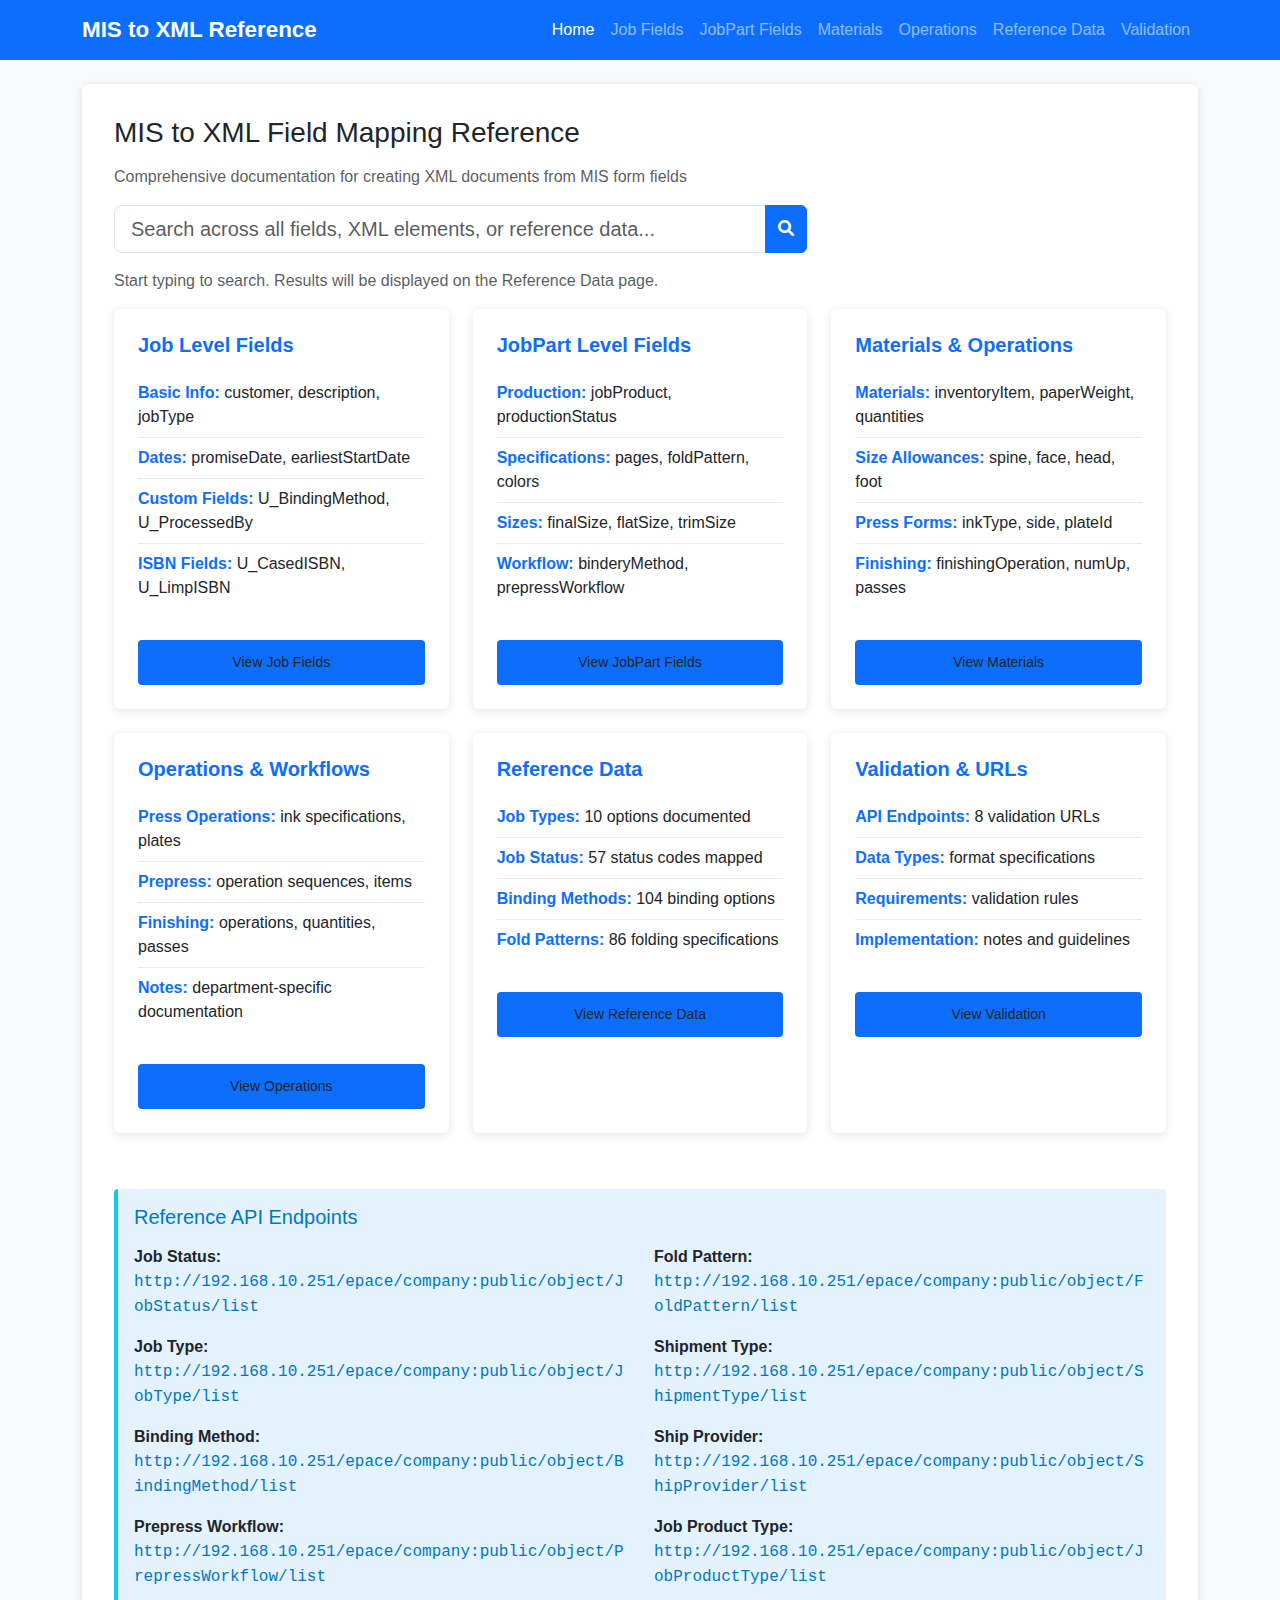
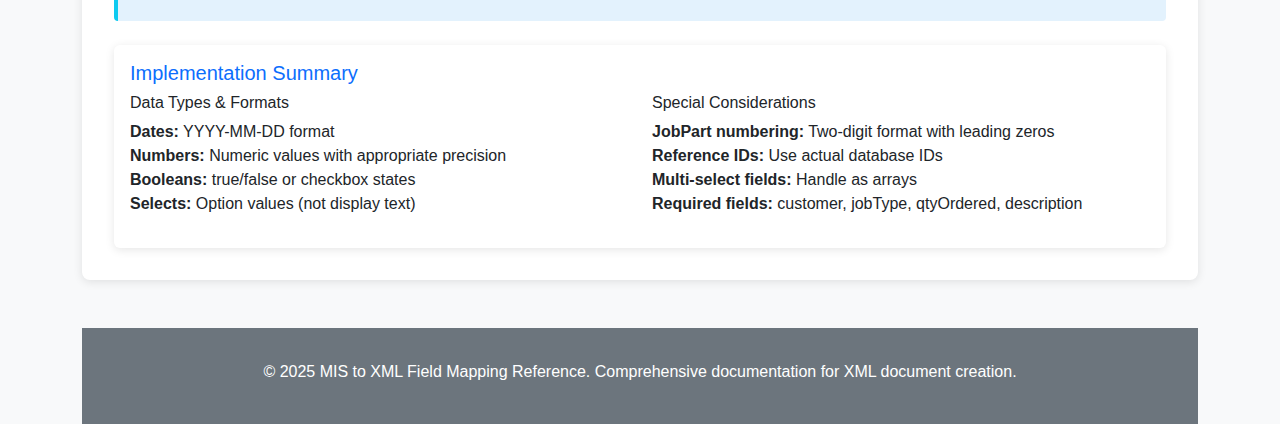
<file: index.html>
<!DOCTYPE html>
<html lang="en">
<head>
    <meta charset="UTF-8">
    <meta name="viewport" content="width=device-width, initial-scale=1.0">
    <title>MIS to XML Field Mapping Reference</title>
    <link href="https://cdn.jsdelivr.net/npm/bootstrap@5.3.0/dist/css/bootstrap.min.css" rel="stylesheet">
    <link href="https://cdnjs.cloudflare.com/ajax/libs/font-awesome/6.0.0/css/all.min.css" rel="stylesheet">
    <style>
        :root {
            --primary-color: #0d6efd;
            --secondary-color: #6c757d;
            --success-color: #198754;
            --info-color: #0dcaf0;
            --warning-color: #ffc107;
            --danger-color: #dc3545;
        }
        
        body {
            background-color: #f8f9fa;
            font-family: -apple-system, BlinkMacSystemFont, 'Segoe UI', Roboto, sans-serif;
        }
        
        .navbar-brand {
            font-weight: bold;
            font-size: 1.4rem;
        }
        
        .search-container {
            background: white;
            border-radius: 8px;
            box-shadow: 0 2px 10px rgba(0,0,0,0.1);
            padding: 2rem;
            margin-bottom: 2rem;
        }
        
        .card {
            border: none;
            box-shadow: 0 2px 10px rgba(0,0,0,0.1);
            transition: transform 0.2s, box-shadow 0.2s;
            height: 100%;
        }
        
        .card:hover {
            transform: translateY(-2px);
            box-shadow: 0 4px 20px rgba(0,0,0,0.15);
        }
        
        .stat-card {
            background: linear-gradient(135deg, var(--primary-color), #0a58ca);
            color: white;
            border-radius: 10px;
            padding: 1.5rem;
            text-align: center;
            margin-bottom: 1rem;
        }
        
        .stat-number {
            font-size: 2.5rem;
            font-weight: bold;
            display: block;
        }
        
        .stat-label {
            font-size: 0.9rem;
            opacity: 0.9;
        }
        
        .section-card {
            padding: 1.5rem;
        }
        
        .section-title {
            color: var(--primary-color);
            font-weight: 600;
            margin-bottom: 1rem;
        }
        
        .feature-list {
            list-style: none;
            padding: 0;
        }
        
        .feature-list li {
            padding: 0.5rem 0;
            border-bottom: 1px solid #e9ecef;
        }
        
        .feature-list li:last-child {
            border-bottom: none;
        }
        
        .feature-list strong {
            color: var(--primary-color);
        }
        
        .btn-custom {
            background: var(--primary-color);
            border: none;
            padding: 0.75rem 1.5rem;
            font-weight: 500;
            transition: all 0.2s;
        }
        
        .btn-custom:hover {
            background: #0a58ca;
            transform: translateY(-1px);
        }
        
        .external-links {
            background: #e3f2fd;
            border-left: 4px solid var(--info-color);
            padding: 1rem;
            border-radius: 4px;
            margin-top: 2rem;
        }
        
        .external-links h5 {
            color: #0277bd;
            margin-bottom: 1rem;
        }
        
        .external-links a {
            color: #0277bd;
            text-decoration: none;
            font-family: monospace;
            word-break: break-all;
        }
        
        .external-links a:hover {
            text-decoration: underline;
        }
        
        .completion-badge {
            background: var(--success-color);
            color: white;
            padding: 0.25rem 0.75rem;
            border-radius: 20px;
            font-size: 0.85rem;
            font-weight: 500;
        }
        
        footer {
            background: var(--secondary-color);
            color: white;
            text-align: center;
            padding: 2rem 0;
            margin-top: 3rem;
        }
    </style>
</head>
<body>
    <!-- Navigation -->
    <nav class="navbar navbar-expand-lg navbar-dark bg-primary">
        <div class="container">
            <a class="navbar-brand" href="index.html">MIS to XML Reference</a>
            <button class="navbar-toggler" type="button" data-bs-toggle="collapse" data-bs-target="#navbarNav">
                <span class="navbar-toggler-icon"></span>
            </button>
            <div class="collapse navbar-collapse" id="navbarNav">
                <ul class="navbar-nav ms-auto">
                    <li class="nav-item">
                        <a class="nav-link active" href="index.html">Home</a>
                    </li>
                    <li class="nav-item">
                        <a class="nav-link" href="job-fields.html">Job Fields</a>
                    </li>
                    <li class="nav-item">
                        <a class="nav-link" href="jobpart-fields.html">JobPart Fields</a>
                    </li>
                    <li class="nav-item">
                        <a class="nav-link" href="materials.html">Materials</a>
                    </li>
                    <li class="nav-item">
                        <a class="nav-link" href="operations.html">Operations</a>
                    </li>
                    <li class="nav-item">
                        <a class="nav-link" href="reference-data.html">Reference Data</a>
                    </li>
                    <li class="nav-item">
                        <a class="nav-link" href="validation.html">Validation</a>
                    </li>
                </ul>
            </div>
        </div>
    </nav>

    <!-- Main Content -->
    <div class="container mt-4">
        <!-- Search Section -->
        <div class="search-container">
            <div class="row align-items-center">
                <div class="col-md-8">
                    <h1 class="h3 mb-3">MIS to XML Field Mapping Reference</h1>
                    <p class="text-muted mb-3">Comprehensive documentation for creating XML documents from MIS form fields</p>
                    <div class="input-group">
                        <input type="text" class="form-control form-control-lg" id="globalSearch" placeholder="Search across all fields, XML elements, or reference data...">
                        <button class="btn btn-primary" type="button">
                            <i class="fas fa-search"></i>
                        </button>
                    </div>
                </div>
            </div>
            <div class="row mt-3">
                <div class="col-md-12">
                    <p class="text-muted">Start typing to search. Results will be displayed on the Reference Data page.</p>
                </div>
        </div>

        <!-- Statistics 
        <div class="row mb-4">
            <div class="col-md-3 col-sm-6">
                <div class="stat-card">
                    <span class="stat-number">223</span>
                    <span class="stat-label">Form Fields</span>
                </div>
            </div>
            <div class="col-md-3 col-sm-6">
                <div class="stat-card">
                    <span class="stat-number">125+</span>
                    <span class="stat-label">XML Mappings</span>
                </div>
            </div>
            <div class="col-md-3 col-sm-6">
                <div class="stat-card">
                    <span class="stat-number">10+</span>
                    <span class="stat-label">Categories</span>
                </div>
            </div>
            <div class="col-md-3 col-sm-6">
                <div class="stat-card">
                    <span class="stat-number">400+</span>
                    <span class="stat-label">Reference Values</span>
                </div>
            </div>
        </div> -->

        <!-- Main Navigation Cards -->
        <div class="row">
            <div class="col-lg-4 col-md-6 mb-4">
                <div class="card">
                    <div class="card-body section-card">
                        <h5 class="section-title">Job Level Fields</h5>
                        <ul class="feature-list">
                            <li><strong>Basic Info:</strong> customer, description, jobType</li>
                            <li><strong>Dates:</strong> promiseDate, earliestStartDate</li>
                            <li><strong>Custom Fields:</strong> U_BindingMethod, U_ProcessedBy</li>
                            <li><strong>ISBN Fields:</strong> U_CasedISBN, U_LimpISBN</li>
                        </ul>
                        <a href="job-fields.html" class="btn btn-custom btn-sm w-100 mt-3">View Job Fields</a>
                    </div>
                </div>
            </div>
            
            <div class="col-lg-4 col-md-6 mb-4">
                <div class="card">
                    <div class="card-body section-card">
                        <h5 class="section-title">JobPart Level Fields</h5>
                        <ul class="feature-list">
                            <li><strong>Production:</strong> jobProduct, productionStatus</li>
                            <li><strong>Specifications:</strong> pages, foldPattern, colors</li>
                            <li><strong>Sizes:</strong> finalSize, flatSize, trimSize</li>
                            <li><strong>Workflow:</strong> binderyMethod, prepressWorkflow</li>
                        </ul>
                        <a href="jobpart-fields.html" class="btn btn-custom btn-sm w-100 mt-3">View JobPart Fields</a>
                    </div>
                </div>
            </div>
            
            <div class="col-lg-4 col-md-6 mb-4">
                <div class="card">
                    <div class="card-body section-card">
                        <h5 class="section-title">Materials & Operations</h5>
                        <ul class="feature-list">
                            <li><strong>Materials:</strong> inventoryItem, paperWeight, quantities</li>
                            <li><strong>Size Allowances:</strong> spine, face, head, foot</li>
                            <li><strong>Press Forms:</strong> inkType, side, plateId</li>
                            <li><strong>Finishing:</strong> finishingOperation, numUp, passes</li>
                        </ul>
                        <a href="materials.html" class="btn btn-custom btn-sm w-100 mt-3">View Materials</a>
                    </div>
                </div>
            </div>
            
            <div class="col-lg-4 col-md-6 mb-4">
                <div class="card">
                    <div class="card-body section-card">
                        <h5 class="section-title">Operations & Workflows</h5>
                        <ul class="feature-list">
                            <li><strong>Press Operations:</strong> ink specifications, plates</li>
                            <li><strong>Prepress:</strong> operation sequences, items</li>
                            <li><strong>Finishing:</strong> operations, quantities, passes</li>
                            <li><strong>Notes:</strong> department-specific documentation</li>
                        </ul>
                        <a href="operations.html" class="btn btn-custom btn-sm w-100 mt-3">View Operations</a>
                    </div>
                </div>
            </div>
            
            <div class="col-lg-4 col-md-6 mb-4">
                <div class="card">
                    <div class="card-body section-card">
                        <h5 class="section-title">Reference Data</h5>
                        <ul class="feature-list">
                            <li><strong>Job Types:</strong> 10 options documented</li>
                            <li><strong>Job Status:</strong> 57 status codes mapped</li>
                            <li><strong>Binding Methods:</strong> 104 binding options</li>
                            <li><strong>Fold Patterns:</strong> 86 folding specifications</li>
                        </ul>
                        <a href="reference-data.html" class="btn btn-custom btn-sm w-100 mt-3">View Reference Data</a>
                    </div>
                </div>
            </div>
            
            <div class="col-lg-4 col-md-6 mb-4">
                <div class="card">
                    <div class="card-body section-card">
                        <h5 class="section-title">Validation & URLs</h5>
                        <ul class="feature-list">
                            <li><strong>API Endpoints:</strong> 8 validation URLs</li>
                            <li><strong>Data Types:</strong> format specifications</li>
                            <li><strong>Requirements:</strong> validation rules</li>
                            <li><strong>Implementation:</strong> notes and guidelines</li>
                        </ul>
                        <a href="validation.html" class="btn btn-custom btn-sm w-100 mt-3">View Validation</a>
                    </div>
                </div>
            </div>
        </div>

        <!-- External Links Section -->
        <div class="external-links">
            <h5>Reference API Endpoints</h5>
            <div class="row">
                <div class="col-md-6">
                    <p><strong>Job Status:</strong><br>
                    <a href="http://192.168.10.251/epace/company:public/object/JobStatus/list" target="_blank">
                        http://192.168.10.251/epace/company:public/object/JobStatus/list
                    </a></p>
                    
                    <p><strong>Job Type:</strong><br>
                    <a href="http://192.168.10.251/epace/company:public/object/JobType/list" target="_blank">
                        http://192.168.10.251/epace/company:public/object/JobType/list
                    </a></p>
                    
                    <p><strong>Binding Method:</strong><br>
                    <a href="http://192.168.10.251/epace/company:public/object/BindingMethod/list" target="_blank">
                        http://192.168.10.251/epace/company:public/object/BindingMethod/list
                    </a></p>
                    
                    <p><strong>Prepress Workflow:</strong><br>
                    <a href="http://192.168.10.251/epace/company:public/object/PrepressWorkflow/list" target="_blank">
                        http://192.168.10.251/epace/company:public/object/PrepressWorkflow/list
                    </a></p>
                </div>
                <div class="col-md-6">
                    <p><strong>Fold Pattern:</strong><br>
                    <a href="http://192.168.10.251/epace/company:public/object/FoldPattern/list" target="_blank">
                        http://192.168.10.251/epace/company:public/object/FoldPattern/list
                    </a></p>
                    
                    <p><strong>Shipment Type:</strong><br>
                    <a href="http://192.168.10.251/epace/company:public/object/ShipmentType/list" target="_blank">
                        http://192.168.10.251/epace/company:public/object/ShipmentType/list
                    </a></p>
                    
                    <p><strong>Ship Provider:</strong><br>
                    <a href="http://192.168.10.251/epace/company:public/object/ShipProvider/list" target="_blank">
                        http://192.168.10.251/epace/company:public/object/ShipProvider/list
                    </a></p>
                    
                    <p><strong>Job Product Type:</strong><br>
                    <a href="http://192.168.10.251/epace/company:public/object/JobProductType/list" target="_blank">
                        http://192.168.10.251/epace/company:public/object/JobProductType/list
                    </a></p>
                </div>
            </div>
        </div>

        <!-- Implementation Summary -->
        <div class="card mt-4">
            <div class="card-body">
                <h5 class="card-title text-primary">Implementation Summary</h5>
                <div class="row">
                    <div class="col-md-6">
                        <h6>Data Types & Formats</h6>
                        <ul class="list-unstyled">
                            <li><strong>Dates:</strong> YYYY-MM-DD format</li>
                            <li><strong>Numbers:</strong> Numeric values with appropriate precision</li>
                            <li><strong>Booleans:</strong> true/false or checkbox states</li>
                            <li><strong>Selects:</strong> Option values (not display text)</li>
                        </ul>
                    </div>
                    <div class="col-md-6">
                        <h6>Special Considerations</h6>
                        <ul class="list-unstyled">
                            <li><strong>JobPart numbering:</strong> Two-digit format with leading zeros</li>
                            <li><strong>Reference IDs:</strong> Use actual database IDs</li>
                            <li><strong>Multi-select fields:</strong> Handle as arrays</li>
                            <li><strong>Required fields:</strong> customer, jobType, qtyOrdered, description</li>
                        </ul>
                    </div>
                </div>
            </div>
        </div>
    </div>

    <!-- Footer -->
    <footer>
        <div class="container">
            <p>&copy; 2025 MIS to XML Field Mapping Reference. Comprehensive documentation for XML document creation.</p>
        </div>
    </footer>

    <script src="https://cdn.jsdelivr.net/npm/bootstrap@5.3.0/dist/js/bootstrap.bundle.min.js"></script>
    <script>
        // Global search functionality
        document.getElementById('globalSearch').addEventListener('input', function() {
            const searchTerm = this.value.toLowerCase();
            
            if (searchTerm.length > 2) {
                // Store search term and redirect to reference data page
                localStorage.setItem('searchTerm', searchTerm);
                window.location.href = 'reference-data.html';
            }
        });
        
        // Handle enter key in search
        document.getElementById('globalSearch').addEventListener('keypress', function(e) {
            if (e.key === 'Enter') {
                const searchTerm = this.value.toLowerCase();
                if (searchTerm.length > 0) {
                    localStorage.setItem('searchTerm', searchTerm);
                    window.location.href = 'reference-data.html';
                }
            }
        });
    </script>
</body>
</html>
</file>
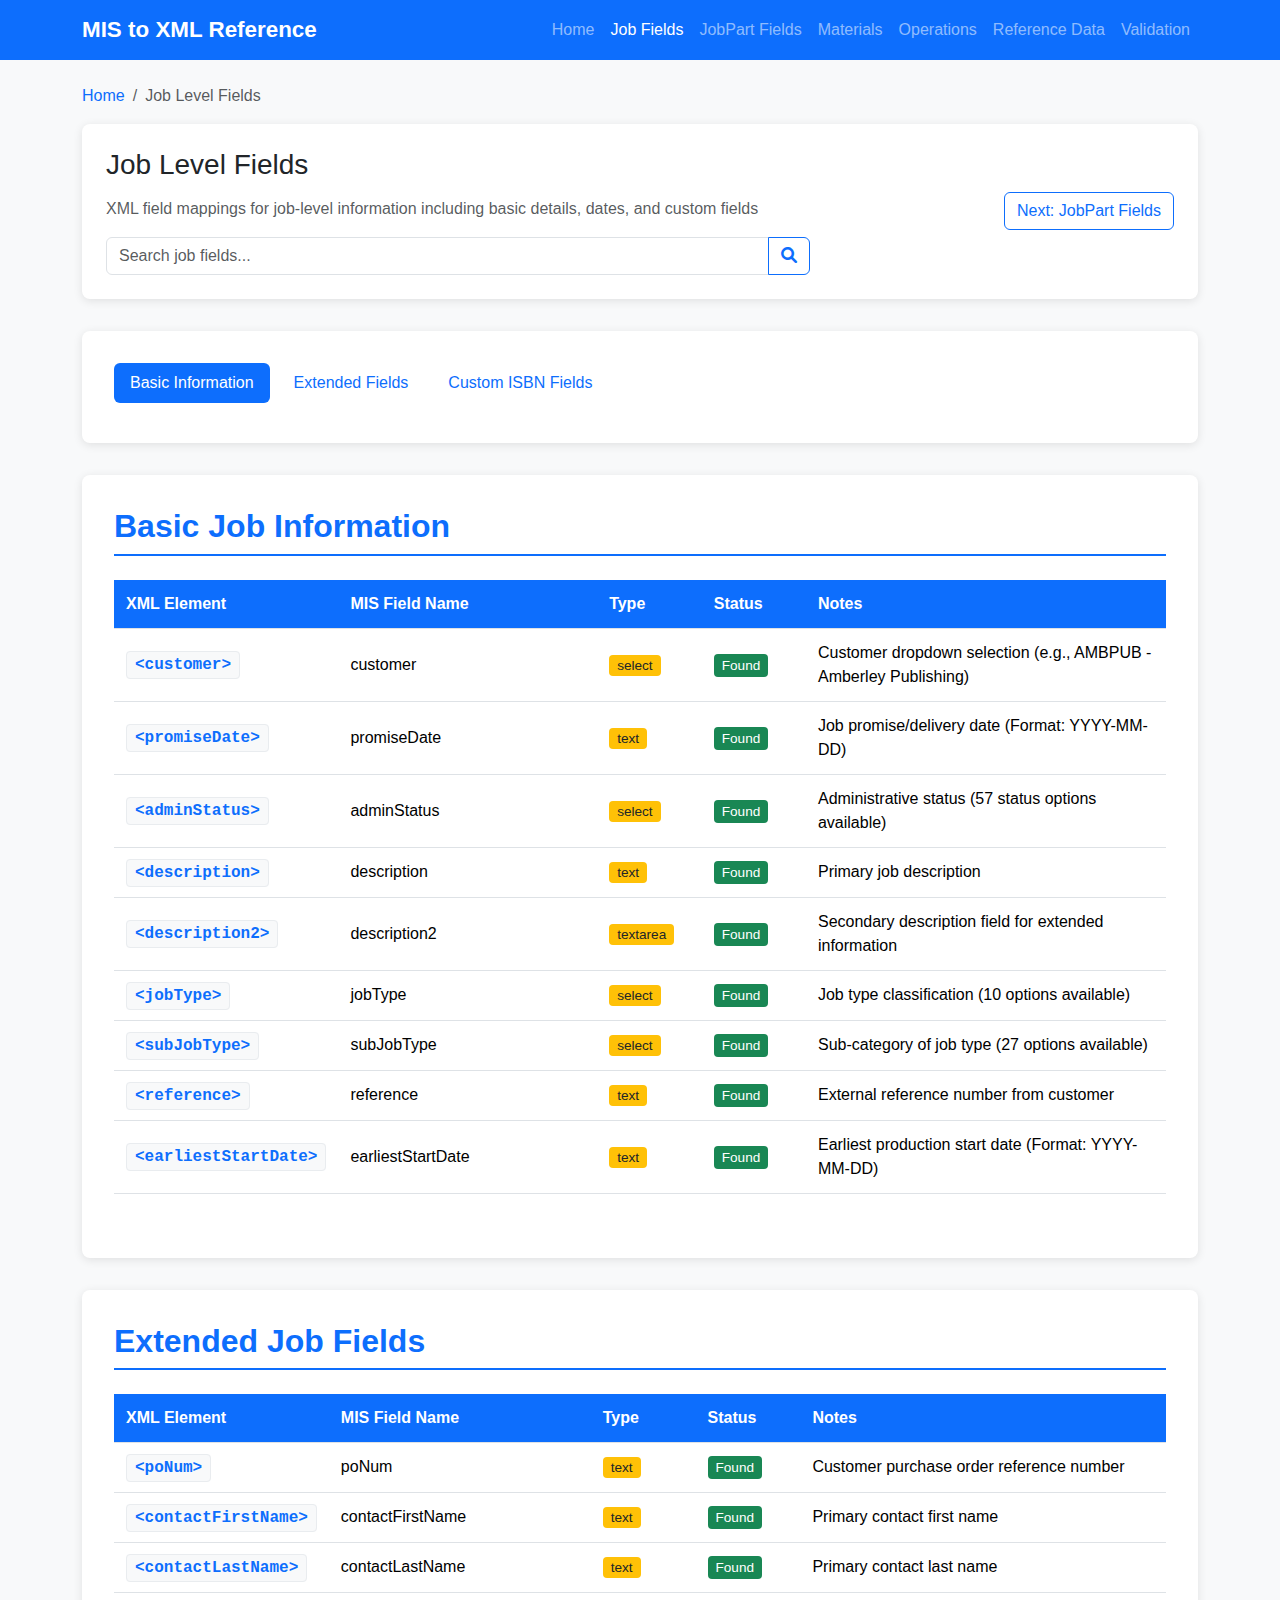
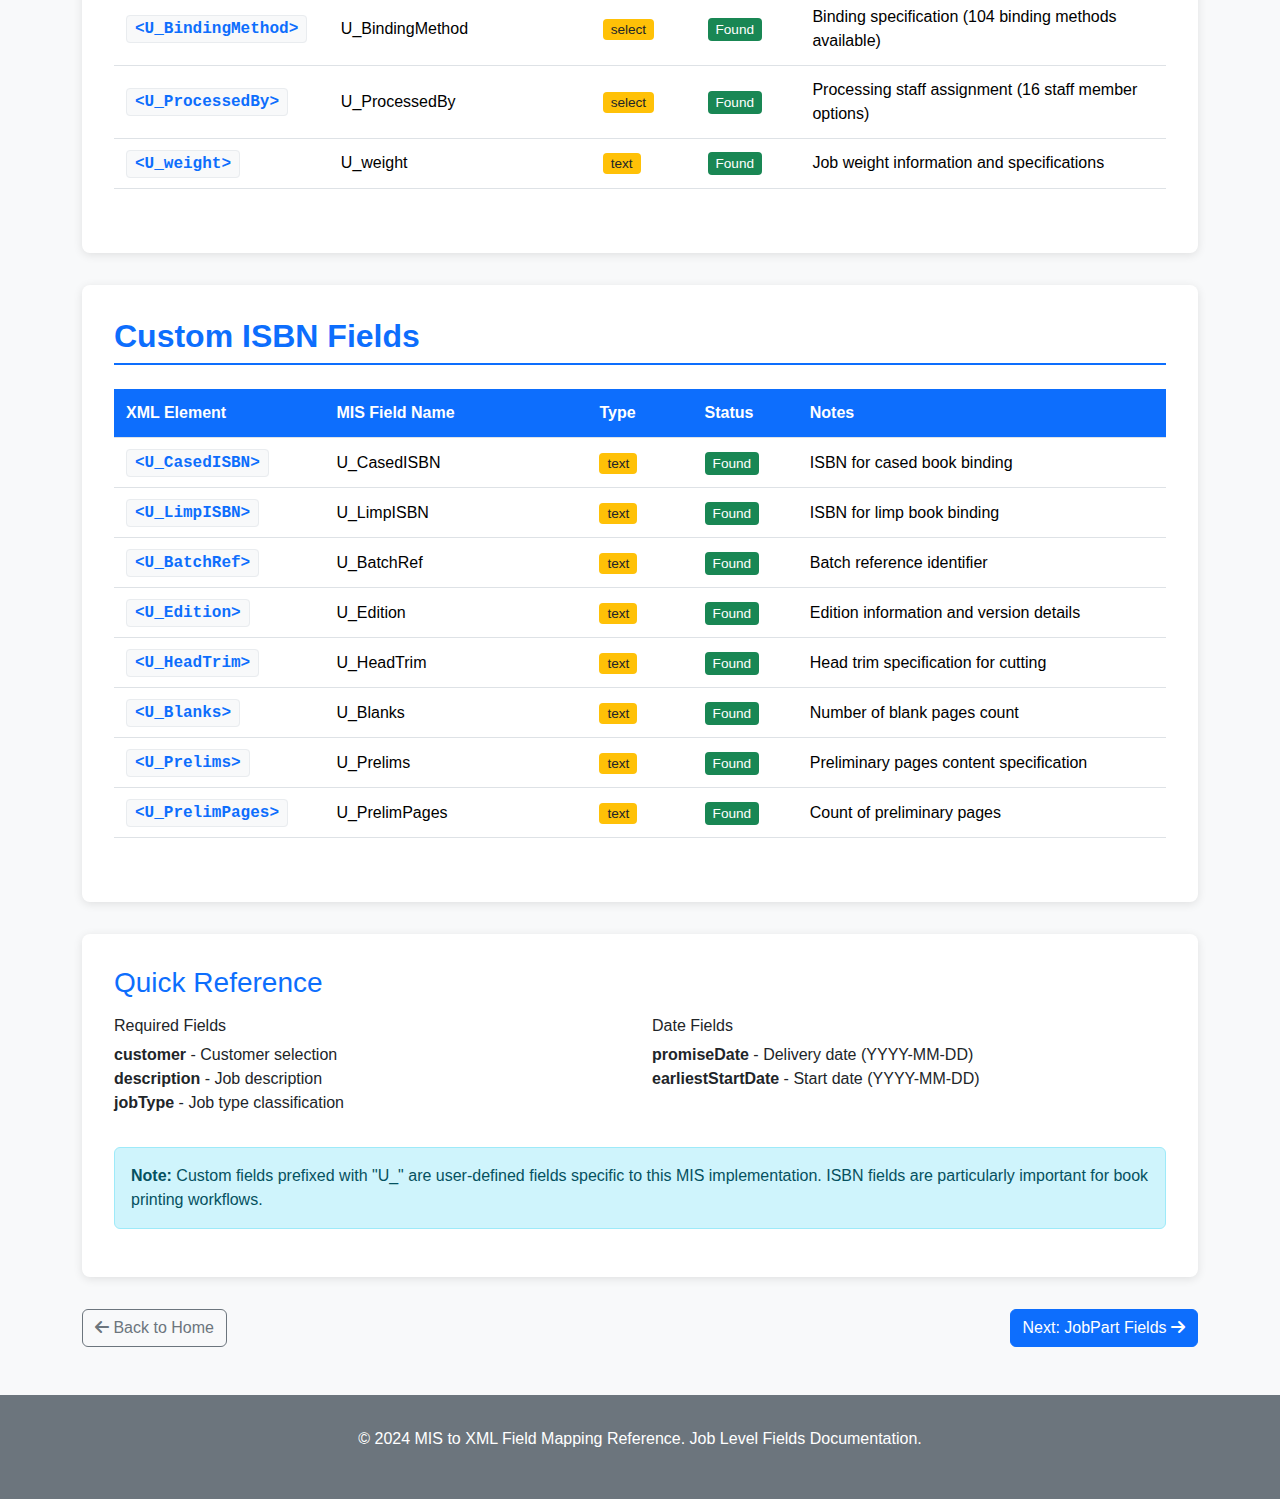
<file: job-fields.html>
<!DOCTYPE html>
<html lang="en">
<head>
    <meta charset="UTF-8">
    <meta name="viewport" content="width=device-width, initial-scale=1.0">
    <title>Job Level Fields - MIS to XML Reference</title>
    <link href="https://cdn.jsdelivr.net/npm/bootstrap@5.3.0/dist/css/bootstrap.min.css" rel="stylesheet">
    <link href="https://cdnjs.cloudflare.com/ajax/libs/font-awesome/6.0.0/css/all.min.css" rel="stylesheet">
    <style>
        :root {
            --primary-color: #0d6efd;
            --secondary-color: #6c757d;
            --success-color: #198754;
            --info-color: #0dcaf0;
            --warning-color: #ffc107;
            --danger-color: #dc3545;
        }
        
        body {
            background-color: #f8f9fa;
            font-family: -apple-system, BlinkMacSystemFont, 'Segoe UI', Roboto, sans-serif;
        }
        
        .navbar-brand {
            font-weight: bold;
            font-size: 1.4rem;
        }
        
        .search-container {
            background: white;
            border-radius: 8px;
            box-shadow: 0 2px 10px rgba(0,0,0,0.1);
            padding: 1.5rem;
            margin-bottom: 2rem;
        }
        
        .content-card {
            background: white;
            border-radius: 8px;
            box-shadow: 0 2px 10px rgba(0,0,0,0.1);
            padding: 2rem;
            margin-bottom: 2rem;
        }
        
        .section-title {
            color: var(--primary-color);
            font-weight: 600;
            margin-bottom: 1.5rem;
            padding-bottom: 0.5rem;
            border-bottom: 2px solid var(--primary-color);
        }
        
        .mapping-table {
            margin-bottom: 2rem;
        }
        
        .mapping-table th {
            background-color: var(--primary-color);
            color: white;
            font-weight: 600;
            border: none;
            padding: 12px;
        }
        
        .mapping-table td {
            padding: 12px;
            border-top: 1px solid #dee2e6;
            vertical-align: middle;
        }
        
        .mapping-table tbody tr:hover {
            background-color: #f8f9fa;
        }
        
        .xml-element {
            font-family: 'Courier New', monospace;
            background: #f8f9fa;
            padding: 4px 8px;
            border-radius: 4px;
            font-weight: bold;
            color: var(--primary-color);
            border: 1px solid #e9ecef;
        }
        
        .field-type {
            background: var(--warning-color);
            color: #212529;
            padding: 3px 8px;
            border-radius: 4px;
            font-size: 0.85rem;
            font-weight: 500;
        }
        
        .status-found {
            background: var(--success-color);
            color: white;
            padding: 4px 8px;
            border-radius: 4px;
            font-size: 0.85rem;
            font-weight: 500;
        }
        
        .breadcrumb {
            background: none;
            padding: 0;
            margin-bottom: 1rem;
        }
        
        .breadcrumb-item a {
            color: var(--primary-color);
            text-decoration: none;
        }
        
        .breadcrumb-item a:hover {
            text-decoration: underline;
        }
        
        .highlight {
            background-color: #fff3cd;
            padding: 2px 4px;
            border-radius: 3px;
        }
        
        .nav-pills .nav-link.active {
            background-color: var(--primary-color);
        }
        
        .nav-pills .nav-link {
            color: var(--primary-color);
            margin-right: 0.5rem;
            margin-bottom: 0.5rem;
        }
        
        footer {
            background: var(--secondary-color);
            color: white;
            text-align: center;
            padding: 2rem 0;
            margin-top: 3rem;
        }
    </style>
</head>
<body>
    <!-- Navigation -->
    <nav class="navbar navbar-expand-lg navbar-dark bg-primary">
        <div class="container">
            <a class="navbar-brand" href="index.html">MIS to XML Reference</a>
            <button class="navbar-toggler" type="button" data-bs-toggle="collapse" data-bs-target="#navbarNav">
                <span class="navbar-toggler-icon"></span>
            </button>
            <div class="collapse navbar-collapse" id="navbarNav">
                <ul class="navbar-nav ms-auto">
                    <li class="nav-item">
                        <a class="nav-link" href="index.html">Home</a>
                    </li>
                    <li class="nav-item">
                        <a class="nav-link active" href="job-fields.html">Job Fields</a>
                    </li>
                    <li class="nav-item">
                        <a class="nav-link" href="jobpart-fields.html">JobPart Fields</a>
                    </li>
                    <li class="nav-item">
                        <a class="nav-link" href="materials.html">Materials</a>
                    </li>
                    <li class="nav-item">
                        <a class="nav-link" href="operations.html">Operations</a>
                    </li>
                    <li class="nav-item">
                        <a class="nav-link" href="reference-data.html">Reference Data</a>
                    </li>
                    <li class="nav-item">
                        <a class="nav-link" href="validation.html">Validation</a>
                    </li>
                </ul>
            </div>
        </div>
    </nav>

    <!-- Main Content -->
    <div class="container mt-4">
        <!-- Breadcrumb -->
        <nav aria-label="breadcrumb">
            <ol class="breadcrumb">
                <li class="breadcrumb-item"><a href="index.html">Home</a></li>
                <li class="breadcrumb-item active" aria-current="page">Job Level Fields</li>
            </ol>
        </nav>

        <!-- Search Section -->
        <div class="search-container">
            <div class="row align-items-center">
                <div class="col-md-8">
                    <h1 class="h3 mb-3">Job Level Fields</h1>
                    <p class="text-muted mb-3">XML field mappings for job-level information including basic details, dates, and custom fields</p>
                    <div class="input-group">
                        <input type="text" class="form-control" id="pageSearch" placeholder="Search job fields...">
                        <button class="btn btn-outline-primary" type="button">
                            <i class="fas fa-search"></i>
                        </button>
                    </div>
                </div>
                <div class="col-md-4 text-end">
                    <div class="btn-group" role="group">
                        <a href="jobpart-fields.html" class="btn btn-outline-primary">Next: JobPart Fields</a>
                    </div>
                </div>
            </div>
        </div>

        <!-- Section Navigation -->
        <div class="content-card">
            <ul class="nav nav-pills" id="sectionTabs">
                <li class="nav-item">
                    <a class="nav-link active" href="#basic-info">Basic Information</a>
                </li>
                <li class="nav-item">
                    <a class="nav-link" href="#extended-fields">Extended Fields</a>
                </li>
                <li class="nav-item">
                    <a class="nav-link" href="#isbn-fields">Custom ISBN Fields</a>
                </li>
            </ul>
        </div>

        <!-- Basic Job Information -->
        <div class="content-card" id="basic-info">
            <h2 class="section-title">Basic Job Information</h2>
            <div class="table-responsive">
                <table class="table mapping-table">
                    <thead>
                        <tr>
                            <th style="width: 20%;">XML Element</th>
                            <th style="width: 25%;">MIS Field Name</th>
                            <th style="width: 10%;">Type</th>
                            <th style="width: 10%;">Status</th>
                            <th style="width: 35%;">Notes</th>
                        </tr>
                    </thead>
                    <tbody>
                        <tr>
                            <td><span class="xml-element">&lt;customer&gt;</span></td>
                            <td>customer</td>
                            <td><span class="field-type">select</span></td>
                            <td><span class="status-found">Found</span></td>
                            <td>Customer dropdown selection (e.g., AMBPUB - Amberley Publishing)</td>
                        </tr>
                        <tr>
                            <td><span class="xml-element">&lt;promiseDate&gt;</span></td>
                            <td>promiseDate</td>
                            <td><span class="field-type">text</span></td>
                            <td><span class="status-found">Found</span></td>
                            <td>Job promise/delivery date (Format: YYYY-MM-DD)</td>
                        </tr>
                        <tr>
                            <td><span class="xml-element">&lt;adminStatus&gt;</span></td>
                            <td>adminStatus</td>
                            <td><span class="field-type">select</span></td>
                            <td><span class="status-found">Found</span></td>
                            <td>Administrative status (57 status options available)</td>
                        </tr>
                        <tr>
                            <td><span class="xml-element">&lt;description&gt;</span></td>
                            <td>description</td>
                            <td><span class="field-type">text</span></td>
                            <td><span class="status-found">Found</span></td>
                            <td>Primary job description</td>
                        </tr>
                        <tr>
                            <td><span class="xml-element">&lt;description2&gt;</span></td>
                            <td>description2</td>
                            <td><span class="field-type">textarea</span></td>
                            <td><span class="status-found">Found</span></td>
                            <td>Secondary description field for extended information</td>
                        </tr>
                        <tr>
                            <td><span class="xml-element">&lt;jobType&gt;</span></td>
                            <td>jobType</td>
                            <td><span class="field-type">select</span></td>
                            <td><span class="status-found">Found</span></td>
                            <td>Job type classification (10 options available)</td>
                        </tr>
                        <tr>
                            <td><span class="xml-element">&lt;subJobType&gt;</span></td>
                            <td>subJobType</td>
                            <td><span class="field-type">select</span></td>
                            <td><span class="status-found">Found</span></td>
                            <td>Sub-category of job type (27 options available)</td>
                        </tr>
                        <tr>
                            <td><span class="xml-element">&lt;reference&gt;</span></td>
                            <td>reference</td>
                            <td><span class="field-type">text</span></td>
                            <td><span class="status-found">Found</span></td>
                            <td>External reference number from customer</td>
                        </tr>
                        <tr>
                            <td><span class="xml-element">&lt;earliestStartDate&gt;</span></td>
                            <td>earliestStartDate</td>
                            <td><span class="field-type">text</span></td>
                            <td><span class="status-found">Found</span></td>
                            <td>Earliest production start date (Format: YYYY-MM-DD)</td>
                        </tr>
                    </tbody>
                </table>
            </div>
        </div>

        <!-- Extended Job Fields -->
        <div class="content-card" id="extended-fields">
            <h2 class="section-title">Extended Job Fields</h2>
            <div class="table-responsive">
                <table class="table mapping-table">
                    <thead>
                        <tr>
                            <th style="width: 20%;">XML Element</th>
                            <th style="width: 25%;">MIS Field Name</th>
                            <th style="width: 10%;">Type</th>
                            <th style="width: 10%;">Status</th>
                            <th style="width: 35%;">Notes</th>
                        </tr>
                    </thead>
                    <tbody>
                        <tr>
                            <td><span class="xml-element">&lt;poNum&gt;</span></td>
                            <td>poNum</td>
                            <td><span class="field-type">text</span></td>
                            <td><span class="status-found">Found</span></td>
                            <td>Customer purchase order reference number</td>
                        </tr>
                        <tr>
                            <td><span class="xml-element">&lt;contactFirstName&gt;</span></td>
                            <td>contactFirstName</td>
                            <td><span class="field-type">text</span></td>
                            <td><span class="status-found">Found</span></td>
                            <td>Primary contact first name</td>
                        </tr>
                        <tr>
                            <td><span class="xml-element">&lt;contactLastName&gt;</span></td>
                            <td>contactLastName</td>
                            <td><span class="field-type">text</span></td>
                            <td><span class="status-found">Found</span></td>
                            <td>Primary contact last name</td>
                        </tr>
                        <tr>
                            <td><span class="xml-element">&lt;U_BindingMethod&gt;</span></td>
                            <td>U_BindingMethod</td>
                            <td><span class="field-type">select</span></td>
                            <td><span class="status-found">Found</span></td>
                            <td>Binding specification (104 binding methods available)</td>
                        </tr>
                        <tr>
                            <td><span class="xml-element">&lt;U_ProcessedBy&gt;</span></td>
                            <td>U_ProcessedBy</td>
                            <td><span class="field-type">select</span></td>
                            <td><span class="status-found">Found</span></td>
                            <td>Processing staff assignment (16 staff member options)</td>
                        </tr>
                        <tr>
                            <td><span class="xml-element">&lt;U_weight&gt;</span></td>
                            <td>U_weight</td>
                            <td><span class="field-type">text</span></td>
                            <td><span class="status-found">Found</span></td>
                            <td>Job weight information and specifications</td>
                        </tr>
                    </tbody>
                </table>
            </div>
        </div>

        <!-- Custom ISBN Fields -->
        <div class="content-card" id="isbn-fields">
            <h2 class="section-title">Custom ISBN Fields</h2>
            <div class="table-responsive">
                <table class="table mapping-table">
                    <thead>
                        <tr>
                            <th style="width: 20%;">XML Element</th>
                            <th style="width: 25%;">MIS Field Name</th>
                            <th style="width: 10%;">Type</th>
                            <th style="width: 10%;">Status</th>
                            <th style="width: 35%;">Notes</th>
                        </tr>
                    </thead>
                    <tbody>
                        <tr>
                            <td><span class="xml-element">&lt;U_CasedISBN&gt;</span></td>
                            <td>U_CasedISBN</td>
                            <td><span class="field-type">text</span></td>
                            <td><span class="status-found">Found</span></td>
                            <td>ISBN for cased book binding</td>
                        </tr>
                        <tr>
                            <td><span class="xml-element">&lt;U_LimpISBN&gt;</span></td>
                            <td>U_LimpISBN</td>
                            <td><span class="field-type">text</span></td>
                            <td><span class="status-found">Found</span></td>
                            <td>ISBN for limp book binding</td>
                        </tr>
                        <tr>
                            <td><span class="xml-element">&lt;U_BatchRef&gt;</span></td>
                            <td>U_BatchRef</td>
                            <td><span class="field-type">text</span></td>
                            <td><span class="status-found">Found</span></td>
                            <td>Batch reference identifier</td>
                        </tr>
                        <tr>
                            <td><span class="xml-element">&lt;U_Edition&gt;</span></td>
                            <td>U_Edition</td>
                            <td><span class="field-type">text</span></td>
                            <td><span class="status-found">Found</span></td>
                            <td>Edition information and version details</td>
                        </tr>
                        <tr>
                            <td><span class="xml-element">&lt;U_HeadTrim&gt;</span></td>
                            <td>U_HeadTrim</td>
                            <td><span class="field-type">text</span></td>
                            <td><span class="status-found">Found</span></td>
                            <td>Head trim specification for cutting</td>
                        </tr>
                        <tr>
                            <td><span class="xml-element">&lt;U_Blanks&gt;</span></td>
                            <td>U_Blanks</td>
                            <td><span class="field-type">text</span></td>
                            <td><span class="status-found">Found</span></td>
                            <td>Number of blank pages count</td>
                        </tr>
                        <tr>
                            <td><span class="xml-element">&lt;U_Prelims&gt;</span></td>
                            <td>U_Prelims</td>
                            <td><span class="field-type">text</span></td>
                            <td><span class="status-found">Found</span></td>
                            <td>Preliminary pages content specification</td>
                        </tr>
                        <tr>
                            <td><span class="xml-element">&lt;U_PrelimPages&gt;</span></td>
                            <td>U_PrelimPages</td>
                            <td><span class="field-type">text</span></td>
                            <td><span class="status-found">Found</span></td>
                            <td>Count of preliminary pages</td>
                        </tr>
                    </tbody>
                </table>
            </div>
        </div>

        <!-- Quick Reference Card -->
        <div class="content-card">
            <h3 class="text-primary mb-3">Quick Reference</h3>
            <div class="row">
                <div class="col-md-6">
                    <h6>Required Fields</h6>
                    <ul class="list-unstyled">
                        <li><strong>customer</strong> - Customer selection</li>
                        <li><strong>description</strong> - Job description</li>
                        <li><strong>jobType</strong> - Job type classification</li>
                    </ul>
                </div>
                <div class="col-md-6">
                    <h6>Date Fields</h6>
                    <ul class="list-unstyled">
                        <li><strong>promiseDate</strong> - Delivery date (YYYY-MM-DD)</li>
                        <li><strong>earliestStartDate</strong> - Start date (YYYY-MM-DD)</li>
                    </ul>
                </div>
            </div>
            <div class="alert alert-info mt-3">
                <strong>Note:</strong> Custom fields prefixed with "U_" are user-defined fields specific to this MIS implementation. 
                ISBN fields are particularly important for book printing workflows.
            </div>
        </div>

        <!-- Navigation -->
        <div class="d-flex justify-content-between">
            <a href="index.html" class="btn btn-outline-secondary">
                <i class="fas fa-arrow-left"></i> Back to Home
            </a>
            <a href="jobpart-fields.html" class="btn btn-primary">
                Next: JobPart Fields <i class="fas fa-arrow-right"></i>
            </a>
        </div>
    </div>

    <!-- Footer -->
    <footer>
        <div class="container">
            <p>&copy; 2024 MIS to XML Field Mapping Reference. Job Level Fields Documentation.</p>
        </div>
    </footer>

    <script src="https://cdn.jsdelivr.net/npm/bootstrap@5.3.0/dist/js/bootstrap.bundle.min.js"></script>
    <script>
        // Page search functionality
        document.getElementById('pageSearch').addEventListener('input', function() {
            const searchTerm = this.value.toLowerCase();
            const tables = document.querySelectorAll('.mapping-table tbody');
            
            tables.forEach(tbody => {
                const rows = tbody.querySelectorAll('tr');
                
                rows.forEach(row => {
                    const cells = row.querySelectorAll('td');
                    let rowMatches = false;
                    
                    // Clear previous highlights
                    cells.forEach(cell => {
                        cell.innerHTML = cell.textContent;
                    });
                    
                    if (searchTerm.trim() === '') {
                        row.style.display = '';
                        return;
                    }
                    
                    cells.forEach(cell => {
                        const cellText = cell.textContent.toLowerCase();
                        if (cellText.includes(searchTerm)) {
                            // Highlight matching text
                            const regex = new RegExp(`(${searchTerm})`, 'gi');
                            cell.innerHTML = cell.textContent.replace(regex, '<span class="highlight">$1</span>');
                            rowMatches = true;
                        }
                    });
                    
                    row.style.display = rowMatches ? '' : 'none';
                });
            });
        });
        
        // Section navigation
        document.querySelectorAll('.nav-pills .nav-link').forEach(link => {
            link.addEventListener('click', function(e) {
                e.preventDefault();
                
                // Remove active class from all links
                document.querySelectorAll('.nav-pills .nav-link').forEach(l => l.classList.remove('active'));
                
                // Add active class to clicked link
                this.classList.add('active');
                
                // Scroll to target section
                const targetId = this.getAttribute('href').substring(1);
                const targetElement = document.getElementById(targetId);
                if (targetElement) {
                    targetElement.scrollIntoView({ behavior: 'smooth', block: 'start' });
                }
            });
        });
        
        // Smooth scrolling for internal links
        document.querySelectorAll('a[href^="#"]').forEach(anchor => {
            anchor.addEventListener('click', function (e) {
                e.preventDefault();
                const target = document.querySelector(this.getAttribute('href'));
                if (target) {
                    target.scrollIntoView({
                        behavior: 'smooth',
                        block: 'start'
                    });
                }
            });
        });
    </script>
</body>
</html>
</file>
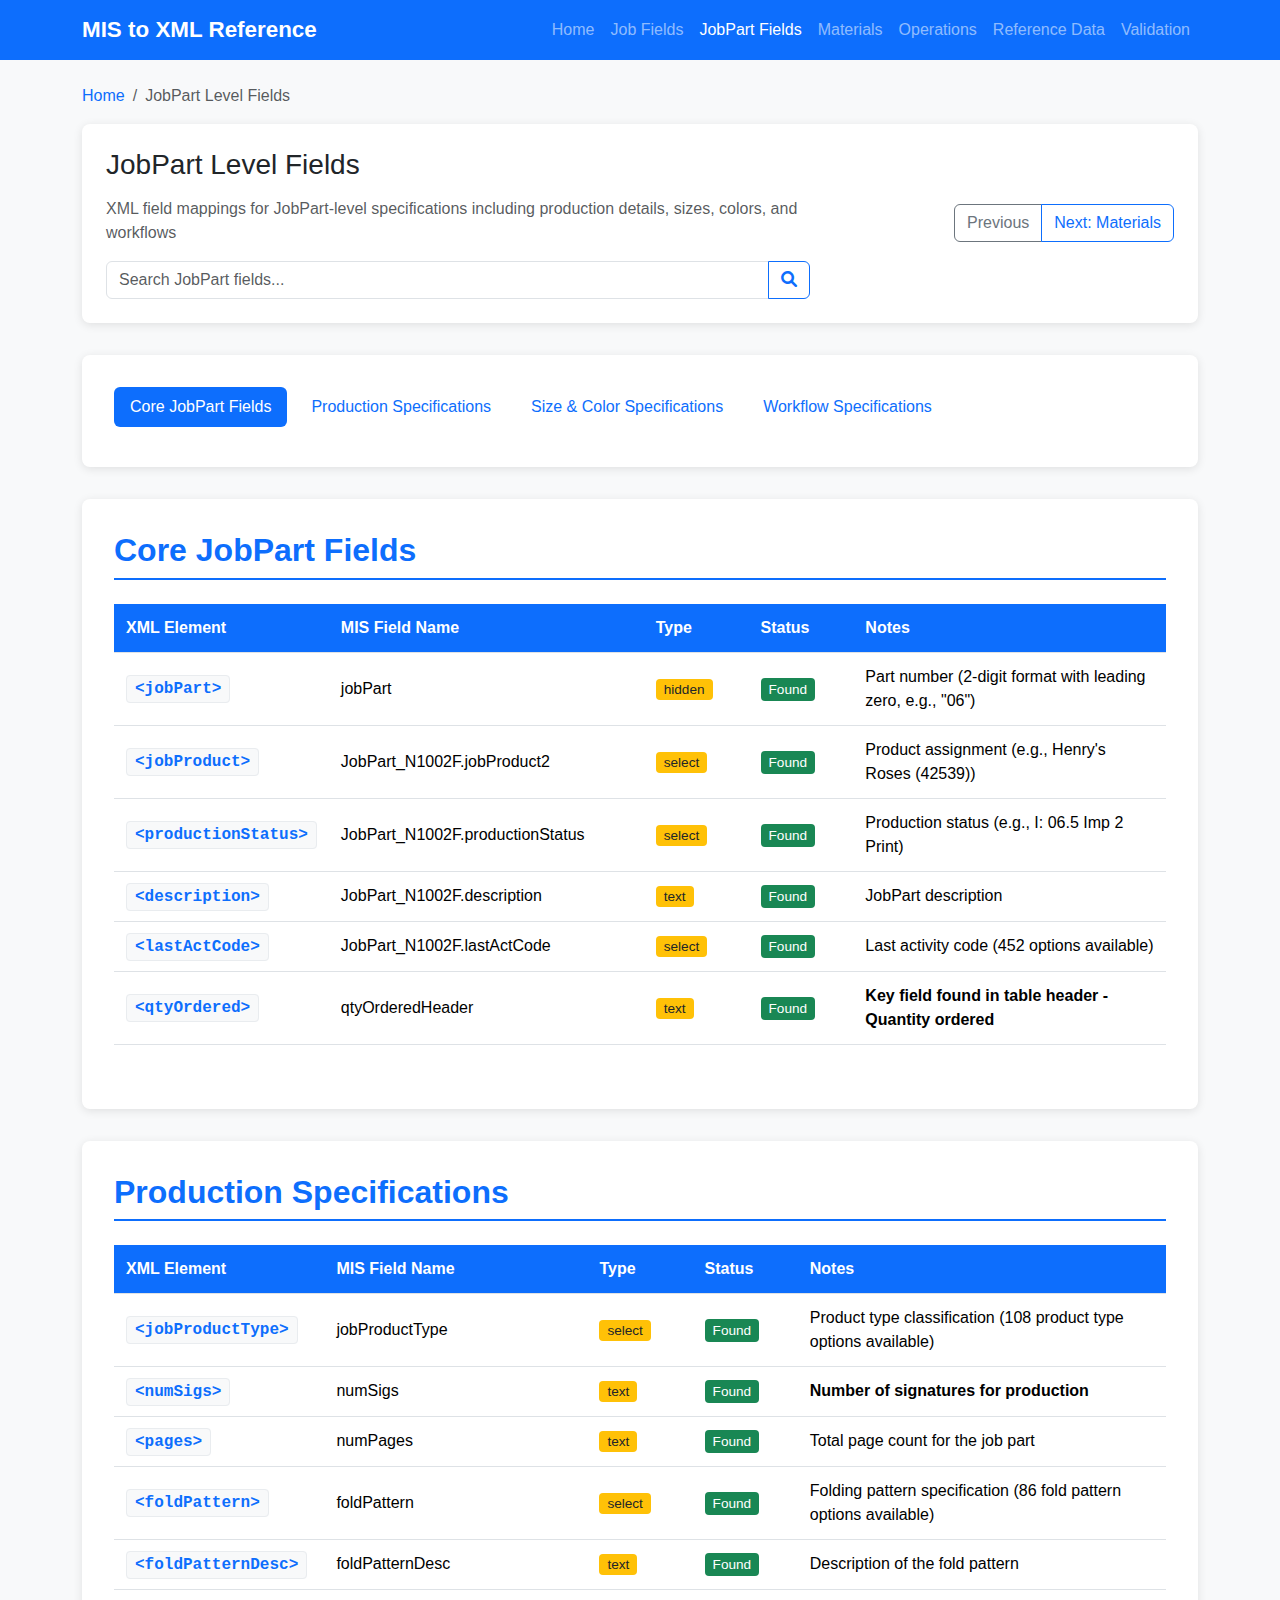
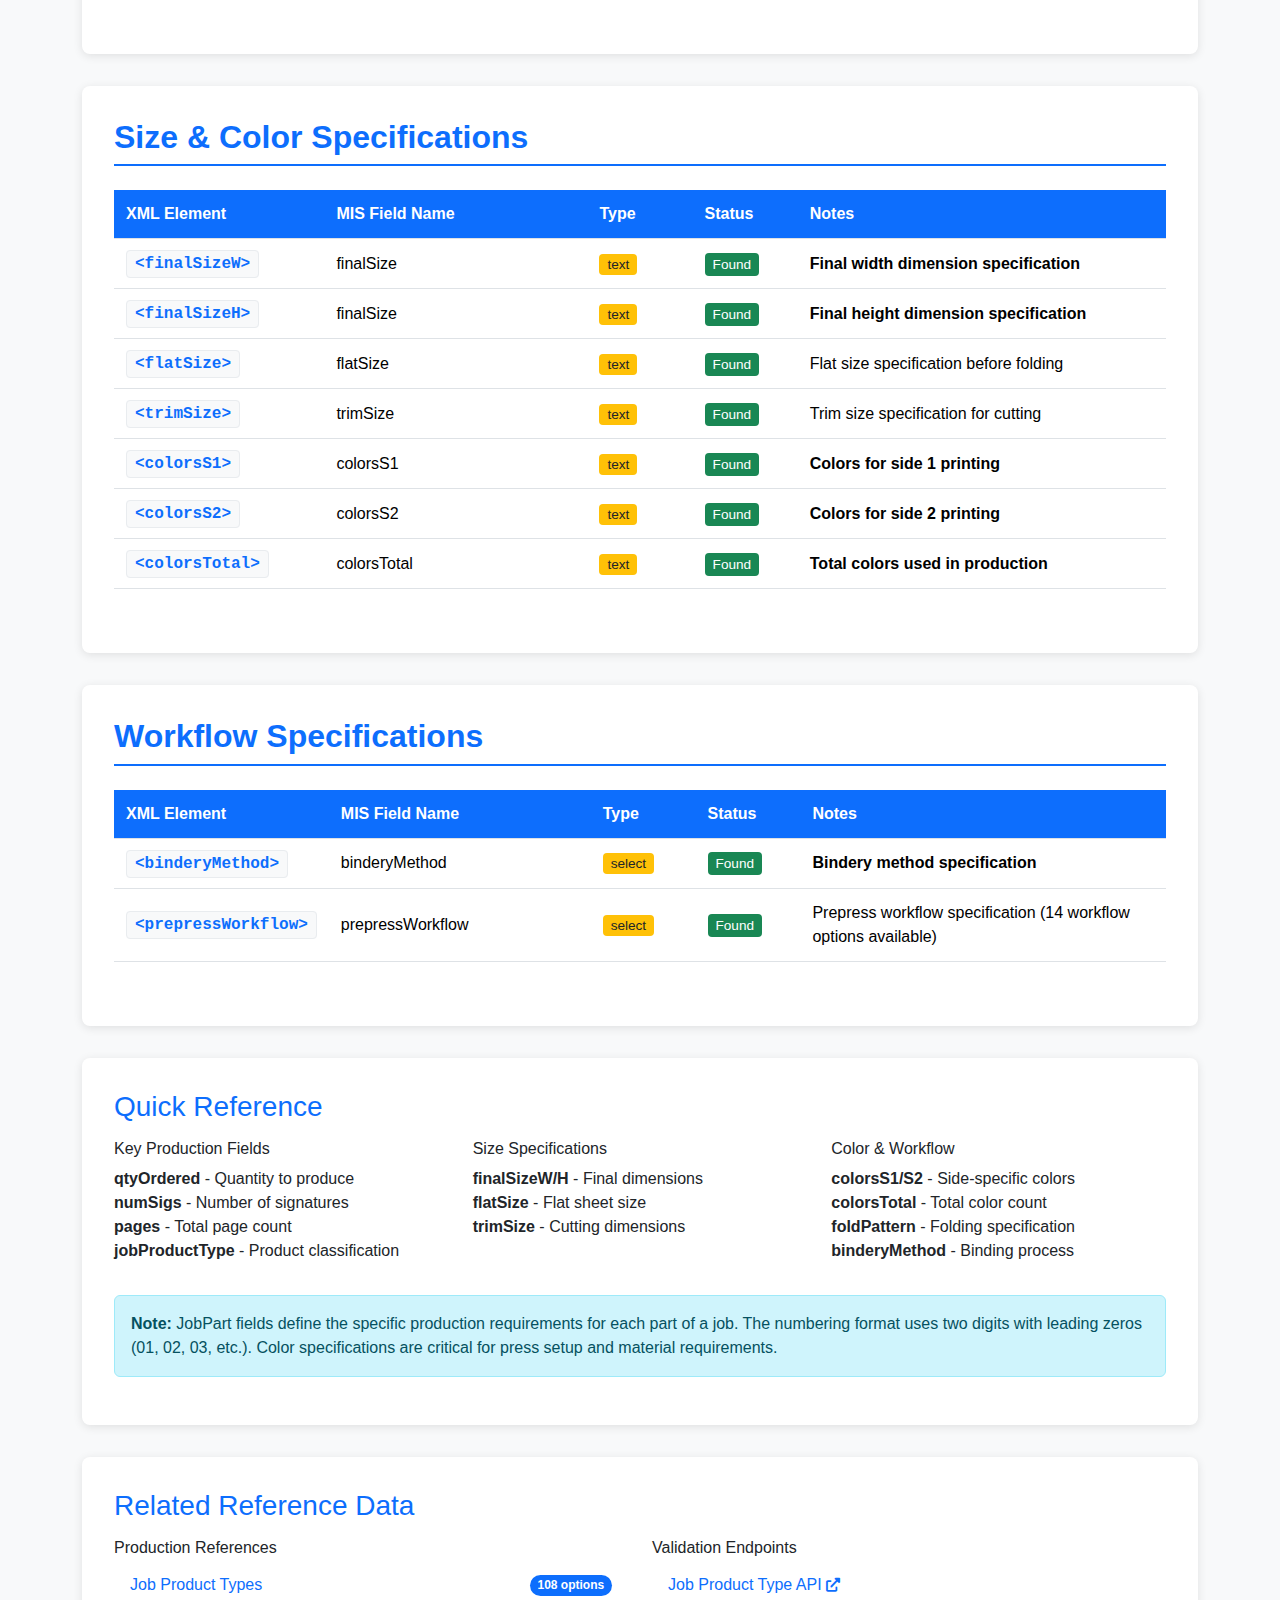
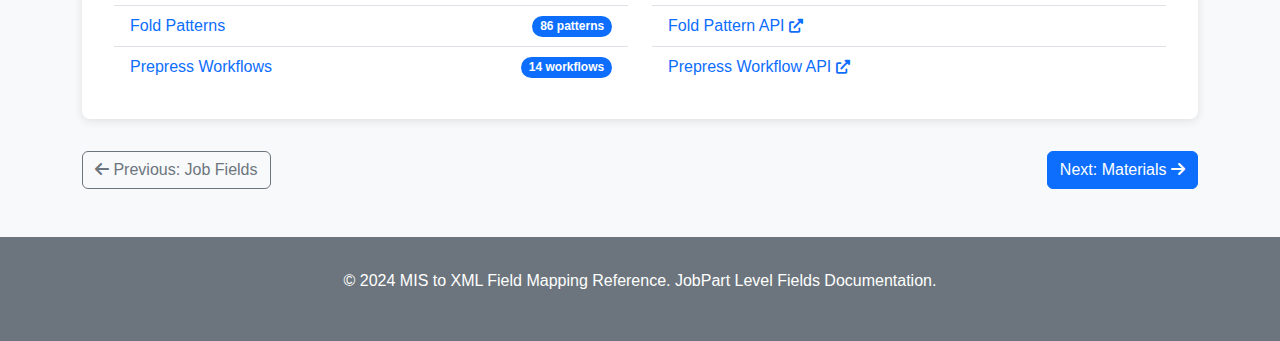
<file: jobpart-fields.html>
<!DOCTYPE html>
<html lang="en">
<head>
    <meta charset="UTF-8">
    <meta name="viewport" content="width=device-width, initial-scale=1.0">
    <title>JobPart Fields - MIS to XML Reference</title>
    <link href="https://cdn.jsdelivr.net/npm/bootstrap@5.3.0/dist/css/bootstrap.min.css" rel="stylesheet">
    <link href="https://cdnjs.cloudflare.com/ajax/libs/font-awesome/6.0.0/css/all.min.css" rel="stylesheet">
    <style>
        :root {
            --primary-color: #0d6efd;
            --secondary-color: #6c757d;
            --success-color: #198754;
            --info-color: #0dcaf0;
            --warning-color: #ffc107;
            --danger-color: #dc3545;
        }
        
        body {
            background-color: #f8f9fa;
            font-family: -apple-system, BlinkMacSystemFont, 'Segoe UI', Roboto, sans-serif;
        }
        
        .navbar-brand {
            font-weight: bold;
            font-size: 1.4rem;
        }
        
        .search-container {
            background: white;
            border-radius: 8px;
            box-shadow: 0 2px 10px rgba(0,0,0,0.1);
            padding: 1.5rem;
            margin-bottom: 2rem;
        }
        
        .content-card {
            background: white;
            border-radius: 8px;
            box-shadow: 0 2px 10px rgba(0,0,0,0.1);
            padding: 2rem;
            margin-bottom: 2rem;
        }
        
        .section-title {
            color: var(--primary-color);
            font-weight: 600;
            margin-bottom: 1.5rem;
            padding-bottom: 0.5rem;
            border-bottom: 2px solid var(--primary-color);
        }
        
        .mapping-table {
            margin-bottom: 2rem;
        }
        
        .mapping-table th {
            background-color: var(--primary-color);
            color: white;
            font-weight: 600;
            border: none;
            padding: 12px;
        }
        
        .mapping-table td {
            padding: 12px;
            border-top: 1px solid #dee2e6;
            vertical-align: middle;
        }
        
        .mapping-table tbody tr:hover {
            background-color: #f8f9fa;
        }
        
        .xml-element {
            font-family: 'Courier New', monospace;
            background: #f8f9fa;
            padding: 4px 8px;
            border-radius: 4px;
            font-weight: bold;
            color: var(--primary-color);
            border: 1px solid #e9ecef;
        }
        
        .field-type {
            background: var(--warning-color);
            color: #212529;
            padding: 3px 8px;
            border-radius: 4px;
            font-size: 0.85rem;
            font-weight: 500;
        }
        
        .status-found {
            background: var(--success-color);
            color: white;
            padding: 4px 8px;
            border-radius: 4px;
            font-size: 0.85rem;
            font-weight: 500;
        }
        
        .breadcrumb {
            background: none;
            padding: 0;
            margin-bottom: 1rem;
        }
        
        .breadcrumb-item a {
            color: var(--primary-color);
            text-decoration: none;
        }
        
        .breadcrumb-item a:hover {
            text-decoration: underline;
        }
        
        .highlight {
            background-color: #fff3cd;
            padding: 2px 4px;
            border-radius: 3px;
        }
        
        .nav-pills .nav-link.active {
            background-color: var(--primary-color);
        }
        
        .nav-pills .nav-link {
            color: var(--primary-color);
            margin-right: 0.5rem;
            margin-bottom: 0.5rem;
        }
        
        footer {
            background: var(--secondary-color);
            color: white;
            text-align: center;
            padding: 2rem 0;
            margin-top: 3rem;
        }
    </style>
</head>
<body>
    <!-- Navigation -->
    <nav class="navbar navbar-expand-lg navbar-dark bg-primary">
        <div class="container">
            <a class="navbar-brand" href="index.html">MIS to XML Reference</a>
            <button class="navbar-toggler" type="button" data-bs-toggle="collapse" data-bs-target="#navbarNav">
                <span class="navbar-toggler-icon"></span>
            </button>
            <div class="collapse navbar-collapse" id="navbarNav">
                <ul class="navbar-nav ms-auto">
                    <li class="nav-item">
                        <a class="nav-link" href="index.html">Home</a>
                    </li>
                    <li class="nav-item">
                        <a class="nav-link" href="job-fields.html">Job Fields</a>
                    </li>
                    <li class="nav-item">
                        <a class="nav-link active" href="jobpart-fields.html">JobPart Fields</a>
                    </li>
                    <li class="nav-item">
                        <a class="nav-link" href="materials.html">Materials</a>
                    </li>
                    <li class="nav-item">
                        <a class="nav-link" href="operations.html">Operations</a>
                    </li>
                    <li class="nav-item">
                        <a class="nav-link" href="reference-data.html">Reference Data</a>
                    </li>
                    <li class="nav-item">
                        <a class="nav-link" href="validation.html">Validation</a>
                    </li>
                </ul>
            </div>
        </div>
    </nav>

    <!-- Main Content -->
    <div class="container mt-4">
        <!-- Breadcrumb -->
        <nav aria-label="breadcrumb">
            <ol class="breadcrumb">
                <li class="breadcrumb-item"><a href="index.html">Home</a></li>
                <li class="breadcrumb-item active" aria-current="page">JobPart Level Fields</li>
            </ol>
        </nav>

        <!-- Search Section -->
        <div class="search-container">
            <div class="row align-items-center">
                <div class="col-md-8">
                    <h1 class="h3 mb-3">JobPart Level Fields</h1>
                    <p class="text-muted mb-3">XML field mappings for JobPart-level specifications including production details, sizes, colors, and workflows</p>
                    <div class="input-group">
                        <input type="text" class="form-control" id="pageSearch" placeholder="Search JobPart fields...">
                        <button class="btn btn-outline-primary" type="button">
                            <i class="fas fa-search"></i>
                        </button>
                    </div>
                </div>
                <div class="col-md-4 text-end">
                    <div class="btn-group" role="group">
                        <a href="job-fields.html" class="btn btn-outline-secondary">Previous</a>
                        <a href="materials.html" class="btn btn-outline-primary">Next: Materials</a>
                    </div>
                </div>
            </div>
        </div>

        <!-- Section Navigation -->
        <div class="content-card">
            <ul class="nav nav-pills" id="sectionTabs">
                <li class="nav-item">
                    <a class="nav-link active" href="#core-fields">Core JobPart Fields</a>
                </li>
                <li class="nav-item">
                    <a class="nav-link" href="#production-specs">Production Specifications</a>
                </li>
                <li class="nav-item">
                    <a class="nav-link" href="#size-color">Size & Color Specifications</a>
                </li>
                <li class="nav-item">
                    <a class="nav-link" href="#workflow-specs">Workflow Specifications</a>
                </li>
            </ul>
        </div>

        <!-- Core JobPart Fields -->
        <div class="content-card" id="core-fields">
            <h2 class="section-title">Core JobPart Fields</h2>
            <div class="table-responsive">
                <table class="table mapping-table">
                    <thead>
                        <tr>
                            <th style="width: 20%;">XML Element</th>
                            <th style="width: 30%;">MIS Field Name</th>
                            <th style="width: 10%;">Type</th>
                            <th style="width: 10%;">Status</th>
                            <th style="width: 30%;">Notes</th>
                        </tr>
                    </thead>
                    <tbody>
                        <tr>
                            <td><span class="xml-element">&lt;jobPart&gt;</span></td>
                            <td>jobPart</td>
                            <td><span class="field-type">hidden</span></td>
                            <td><span class="status-found">Found</span></td>
                            <td>Part number (2-digit format with leading zero, e.g., "06")</td>
                        </tr>
                        <tr>
                            <td><span class="xml-element">&lt;jobProduct&gt;</span></td>
                            <td>JobPart_N1002F.jobProduct2</td>
                            <td><span class="field-type">select</span></td>
                            <td><span class="status-found">Found</span></td>
                            <td>Product assignment (e.g., Henry's Roses (42539))</td>
                        </tr>
                        <tr>
                            <td><span class="xml-element">&lt;productionStatus&gt;</span></td>
                            <td>JobPart_N1002F.productionStatus</td>
                            <td><span class="field-type">select</span></td>
                            <td><span class="status-found">Found</span></td>
                            <td>Production status (e.g., I: 06.5 Imp 2 Print)</td>
                        </tr>
                        <tr>
                            <td><span class="xml-element">&lt;description&gt;</span></td>
                            <td>JobPart_N1002F.description</td>
                            <td><span class="field-type">text</span></td>
                            <td><span class="status-found">Found</span></td>
                            <td>JobPart description</td>
                        </tr>
                        <tr>
                            <td><span class="xml-element">&lt;lastActCode&gt;</span></td>
                            <td>JobPart_N1002F.lastActCode</td>
                            <td><span class="field-type">select</span></td>
                            <td><span class="status-found">Found</span></td>
                            <td>Last activity code (452 options available)</td>
                        </tr>
                        <tr>
                            <td><span class="xml-element">&lt;qtyOrdered&gt;</span></td>
                            <td>qtyOrderedHeader</td>
                            <td><span class="field-type">text</span></td>
                            <td><span class="status-found">Found</span></td>
                            <td><strong>Key field found in table header - Quantity ordered</strong></td>
                        </tr>
                    </tbody>
                </table>
            </div>
        </div>

        <!-- Production Specifications -->
        <div class="content-card" id="production-specs">
            <h2 class="section-title">Production Specifications</h2>
            <div class="table-responsive">
                <table class="table mapping-table">
                    <thead>
                        <tr>
                            <th style="width: 20%;">XML Element</th>
                            <th style="width: 25%;">MIS Field Name</th>
                            <th style="width: 10%;">Type</th>
                            <th style="width: 10%;">Status</th>
                            <th style="width: 35%;">Notes</th>
                        </tr>
                    </thead>
                    <tbody>
                        <tr>
                            <td><span class="xml-element">&lt;jobProductType&gt;</span></td>
                            <td>jobProductType</td>
                            <td><span class="field-type">select</span></td>
                            <td><span class="status-found">Found</span></td>
                            <td>Product type classification (108 product type options available)</td>
                        </tr>
                        <tr>
                            <td><span class="xml-element">&lt;numSigs&gt;</span></td>
                            <td>numSigs</td>
                            <td><span class="field-type">text</span></td>
                            <td><span class="status-found">Found</span></td>
                            <td><strong>Number of signatures for production</strong></td>
                        </tr>
                        <tr>
                            <td><span class="xml-element">&lt;pages&gt;</span></td>
                            <td>numPages</td>
                            <td><span class="field-type">text</span></td>
                            <td><span class="status-found">Found</span></td>
                            <td>Total page count for the job part</td>
                        </tr>
                        <tr>
                            <td><span class="xml-element">&lt;foldPattern&gt;</span></td>
                            <td>foldPattern</td>
                            <td><span class="field-type">select</span></td>
                            <td><span class="status-found">Found</span></td>
                            <td>Folding pattern specification (86 fold pattern options available)</td>
                        </tr>
                        <tr>
                            <td><span class="xml-element">&lt;foldPatternDesc&gt;</span></td>
                            <td>foldPatternDesc</td>
                            <td><span class="field-type">text</span></td>
                            <td><span class="status-found">Found</span></td>
                            <td>Description of the fold pattern</td>
                        </tr>
                    </tbody>
                </table>
            </div>
        </div>

        <!-- Size & Color Specifications -->
        <div class="content-card" id="size-color">
            <h2 class="section-title">Size & Color Specifications</h2>
            <div class="table-responsive">
                <table class="table mapping-table">
                    <thead>
                        <tr>
                            <th style="width: 20%;">XML Element</th>
                            <th style="width: 25%;">MIS Field Name</th>
                            <th style="width: 10%;">Type</th>
                            <th style="width: 10%;">Status</th>
                            <th style="width: 35%;">Notes</th>
                        </tr>
                    </thead>
                    <tbody>
                        <tr>
                            <td><span class="xml-element">&lt;finalSizeW&gt;</span></td>
                            <td>finalSize</td>
                            <td><span class="field-type">text</span></td>
                            <td><span class="status-found">Found</span></td>
                            <td><strong>Final width dimension specification</strong></td>
                        </tr>
                        <tr>
                            <td><span class="xml-element">&lt;finalSizeH&gt;</span></td>
                            <td>finalSize</td>
                            <td><span class="field-type">text</span></td>
                            <td><span class="status-found">Found</span></td>
                            <td><strong>Final height dimension specification</strong></td>
                        </tr>
                        <tr>
                            <td><span class="xml-element">&lt;flatSize&gt;</span></td>
                            <td>flatSize</td>
                            <td><span class="field-type">text</span></td>
                            <td><span class="status-found">Found</span></td>
                            <td>Flat size specification before folding</td>
                        </tr>
                        <tr>
                            <td><span class="xml-element">&lt;trimSize&gt;</span></td>
                            <td>trimSize</td>
                            <td><span class="field-type">text</span></td>
                            <td><span class="status-found">Found</span></td>
                            <td>Trim size specification for cutting</td>
                        </tr>
                        <tr>
                            <td><span class="xml-element">&lt;colorsS1&gt;</span></td>
                            <td>colorsS1</td>
                            <td><span class="field-type">text</span></td>
                            <td><span class="status-found">Found</span></td>
                            <td><strong>Colors for side 1 printing</strong></td>
                        </tr>
                        <tr>
                            <td><span class="xml-element">&lt;colorsS2&gt;</span></td>
                            <td>colorsS2</td>
                            <td><span class="field-type">text</span></td>
                            <td><span class="status-found">Found</span></td>
                            <td><strong>Colors for side 2 printing</strong></td>
                        </tr>
                        <tr>
                            <td><span class="xml-element">&lt;colorsTotal&gt;</span></td>
                            <td>colorsTotal</td>
                            <td><span class="field-type">text</span></td>
                            <td><span class="status-found">Found</span></td>
                            <td><strong>Total colors used in production</strong></td>
                        </tr>
                    </tbody>
                </table>
            </div>
        </div>

        <!-- Workflow Specifications -->
        <div class="content-card" id="workflow-specs">
            <h2 class="section-title">Workflow Specifications</h2>
            <div class="table-responsive">
                <table class="table mapping-table">
                    <thead>
                        <tr>
                            <th style="width: 20%;">XML Element</th>
                            <th style="width: 25%;">MIS Field Name</th>
                            <th style="width: 10%;">Type</th>
                            <th style="width: 10%;">Status</th>
                            <th style="width: 35%;">Notes</th>
                        </tr>
                    </thead>
                    <tbody>
                        <tr>
                            <td><span class="xml-element">&lt;binderyMethod&gt;</span></td>
                            <td>binderyMethod</td>
                            <td><span class="field-type">select</span></td>
                            <td><span class="status-found">Found</span></td>
                            <td><strong>Bindery method specification</strong></td>
                        </tr>
                        <tr>
                            <td><span class="xml-element">&lt;prepressWorkflow&gt;</span></td>
                            <td>prepressWorkflow</td>
                            <td><span class="field-type">select</span></td>
                            <td><span class="status-found">Found</span></td>
                            <td>Prepress workflow specification (14 workflow options available)</td>
                        </tr>
                    </tbody>
                </table>
            </div>
        </div>

        <!-- Quick Reference Card -->
        <div class="content-card">
            <h3 class="text-primary mb-3">Quick Reference</h3>
            <div class="row">
                <div class="col-md-4">
                    <h6>Key Production Fields</h6>
                    <ul class="list-unstyled">
                        <li><strong>qtyOrdered</strong> - Quantity to produce</li>
                        <li><strong>numSigs</strong> - Number of signatures</li>
                        <li><strong>pages</strong> - Total page count</li>
                        <li><strong>jobProductType</strong> - Product classification</li>
                    </ul>
                </div>
                <div class="col-md-4">
                    <h6>Size Specifications</h6>
                    <ul class="list-unstyled">
                        <li><strong>finalSizeW/H</strong> - Final dimensions</li>
                        <li><strong>flatSize</strong> - Flat sheet size</li>
                        <li><strong>trimSize</strong> - Cutting dimensions</li>
                    </ul>
                </div>
                <div class="col-md-4">
                    <h6>Color & Workflow</h6>
                    <ul class="list-unstyled">
                        <li><strong>colorsS1/S2</strong> - Side-specific colors</li>
                        <li><strong>colorsTotal</strong> - Total color count</li>
                        <li><strong>foldPattern</strong> - Folding specification</li>
                        <li><strong>binderyMethod</strong> - Binding process</li>
                    </ul>
                </div>
            </div>
            <div class="alert alert-info mt-3">
                <strong>Note:</strong> JobPart fields define the specific production requirements for each part of a job. 
                The numbering format uses two digits with leading zeros (01, 02, 03, etc.). Color specifications are critical 
                for press setup and material requirements.
            </div>
        </div>

        <!-- Reference Links -->
        <div class="content-card">
            <h3 class="text-primary mb-3">Related Reference Data</h3>
            <div class="row">
                <div class="col-md-6">
                    <h6>Production References</h6>
                    <ul class="list-group list-group-flush">
                        <li class="list-group-item d-flex justify-content-between align-items-center">
                            <a href="reference-data.html#jobproducttype" class="text-decoration-none">Job Product Types</a>
                            <span class="badge bg-primary rounded-pill">108 options</span>
                        </li>
                        <li class="list-group-item d-flex justify-content-between align-items-center">
                            <a href="reference-data.html#foldpattern" class="text-decoration-none">Fold Patterns</a>
                            <span class="badge bg-primary rounded-pill">86 patterns</span>
                        </li>
                        <li class="list-group-item d-flex justify-content-between align-items-center">
                            <a href="reference-data.html#prepressworkflow" class="text-decoration-none">Prepress Workflows</a>
                            <span class="badge bg-primary rounded-pill">14 workflows</span>
                        </li>
                    </ul>
                </div>
                <div class="col-md-6">
                    <h6>Validation Endpoints</h6>
                    <ul class="list-group list-group-flush">
                        <li class="list-group-item">
                            <a href="http://192.168.10.251/epace/company:public/object/JobProductType/list" target="_blank" class="text-decoration-none">
                                Job Product Type API <i class="fas fa-external-link-alt fa-sm"></i>
                            </a>
                        </li>
                        <li class="list-group-item">
                            <a href="http://192.168.10.251/epace/company:public/object/FoldPattern/list" target="_blank" class="text-decoration-none">
                                Fold Pattern API <i class="fas fa-external-link-alt fa-sm"></i>
                            </a>
                        </li>
                        <li class="list-group-item">
                            <a href="http://192.168.10.251/epace/company:public/object/PrepressWorkflow/list" target="_blank" class="text-decoration-none">
                                Prepress Workflow API <i class="fas fa-external-link-alt fa-sm"></i>
                            </a>
                        </li>
                    </ul>
                </div>
            </div>
        </div>

        <!-- Navigation -->
        <div class="d-flex justify-content-between">
            <a href="job-fields.html" class="btn btn-outline-secondary">
                <i class="fas fa-arrow-left"></i> Previous: Job Fields
            </a>
            <a href="materials.html" class="btn btn-primary">
                Next: Materials <i class="fas fa-arrow-right"></i>
            </a>
        </div>
    </div>

    <!-- Footer -->
    <footer>
        <div class="container">
            <p>&copy; 2024 MIS to XML Field Mapping Reference. JobPart Level Fields Documentation.</p>
        </div>
    </footer>

    <script src="https://cdn.jsdelivr.net/npm/bootstrap@5.3.0/dist/js/bootstrap.bundle.min.js"></script>
    <script>
        // Page search functionality
        document.getElementById('pageSearch').addEventListener('input', function() {
            const searchTerm = this.value.toLowerCase();
            const tables = document.querySelectorAll('.mapping-table tbody');
            
            tables.forEach(tbody => {
                const rows = tbody.querySelectorAll('tr');
                
                rows.forEach(row => {
                    const cells = row.querySelectorAll('td');
                    let rowMatches = false;
                    
                    // Clear previous highlights
                    cells.forEach(cell => {
                        const xmlElement = cell.querySelector('.xml-element');
                        const fieldType = cell.querySelector('.field-type');
                        const statusFound = cell.querySelector('.status-found');
                        
                        if (!xmlElement && !fieldType && !statusFound) {
                            cell.innerHTML = cell.textContent;
                        }
                    });
                    
                    if (searchTerm.trim() === '') {
                        row.style.display = '';
                        return;
                    }
                    
                    cells.forEach(cell => {
                        const cellText = cell.textContent.toLowerCase();
                        if (cellText.includes(searchTerm)) {
                            const xmlElement = cell.querySelector('.xml-element');
                            const fieldType = cell.querySelector('.field-type');
                            const statusFound = cell.querySelector('.status-found');
                            
                            if (!xmlElement && !fieldType && !statusFound) {
                                const regex = new RegExp(`(${searchTerm})`, 'gi');
                                cell.innerHTML = cell.textContent.replace(regex, '<span class="highlight">$1</span>');
                            }
                            rowMatches = true;
                        }
                    });
                    
                    row.style.display = rowMatches ? '' : 'none';
                });
            });
        });
        
        // Section navigation
        document.querySelectorAll('.nav-pills .nav-link').forEach(link => {
            link.addEventListener('click', function(e) {
                e.preventDefault();
                
                // Remove active class from all links
                document.querySelectorAll('.nav-pills .nav-link').forEach(l => l.classList.remove('active'));
                
                // Add active class to clicked link
                this.classList.add('active');
                
                // Scroll to target section
                const targetId = this.getAttribute('href').substring(1);
                const targetElement = document.getElementById(targetId);
                if (targetElement) {
                    targetElement.scrollIntoView({ behavior: 'smooth', block: 'start' });
                }
            });
        });
        
        // Smooth scrolling for internal links
        document.querySelectorAll('a[href^="#"]').forEach(anchor => {
            anchor.addEventListener('click', function (e) {
                e.preventDefault();
                const target = document.querySelector(this.getAttribute('href'));
                if (target) {
                    target.scrollIntoView({
                        behavior: 'smooth',
                        block: 'start'
                    });
                }
            });
        });
    </script>
</body>
</html>
</file>
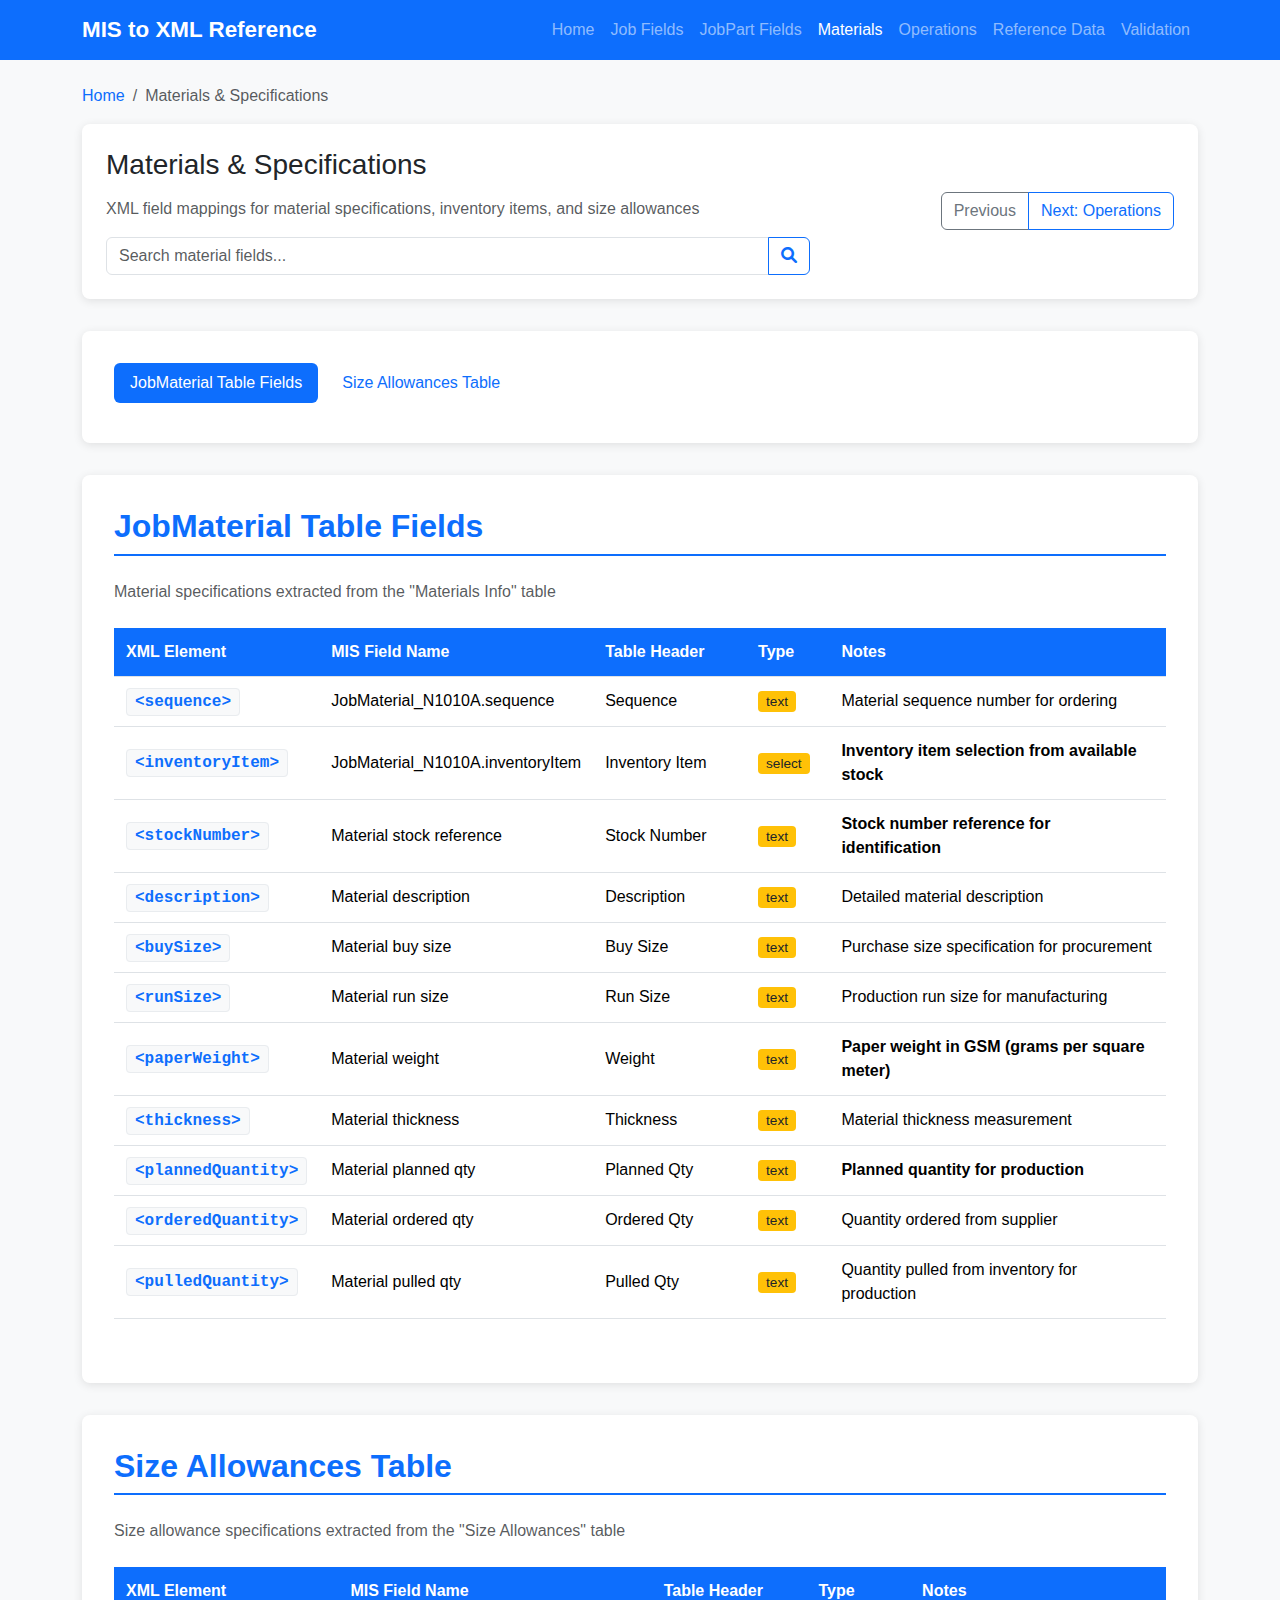
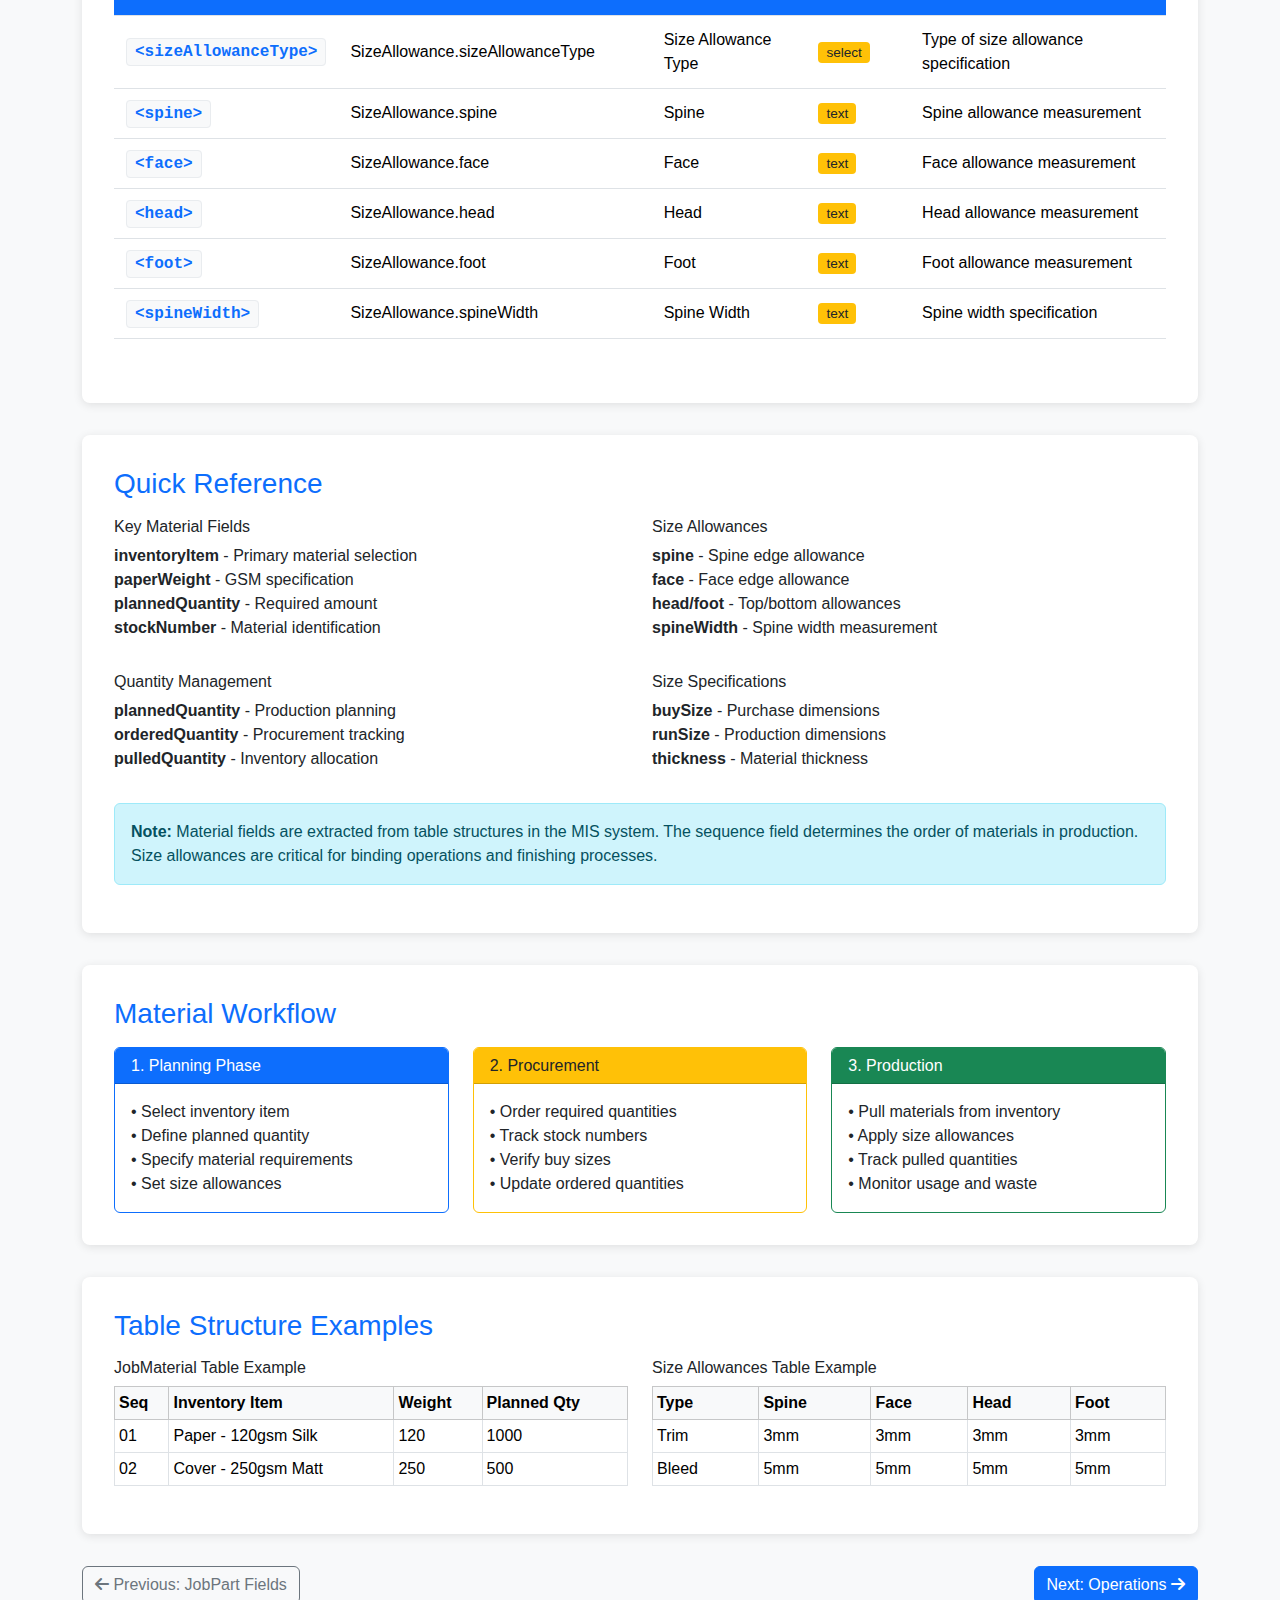
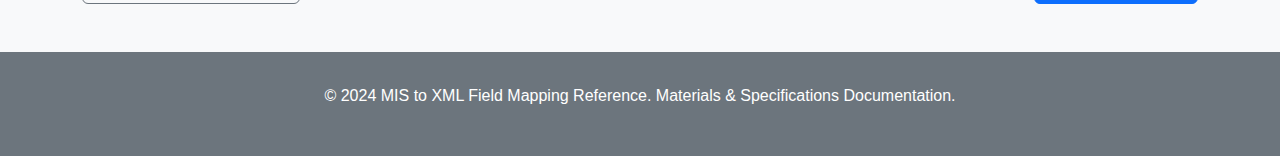
<file: materials.html>
<!DOCTYPE html>
<html lang="en">
<head>
    <meta charset="UTF-8">
    <meta name="viewport" content="width=device-width, initial-scale=1.0">
    <title>Materials & Specifications - MIS to XML Reference</title>
    <link href="https://cdn.jsdelivr.net/npm/bootstrap@5.3.0/dist/css/bootstrap.min.css" rel="stylesheet">
    <link href="https://cdnjs.cloudflare.com/ajax/libs/font-awesome/6.0.0/css/all.min.css" rel="stylesheet">
    <style>
        :root {
            --primary-color: #0d6efd;
            --secondary-color: #6c757d;
            --success-color: #198754;
            --info-color: #0dcaf0;
            --warning-color: #ffc107;
            --danger-color: #dc3545;
        }
        
        body {
            background-color: #f8f9fa;
            font-family: -apple-system, BlinkMacSystemFont, 'Segoe UI', Roboto, sans-serif;
        }
        
        .navbar-brand {
            font-weight: bold;
            font-size: 1.4rem;
        }
        
        .search-container {
            background: white;
            border-radius: 8px;
            box-shadow: 0 2px 10px rgba(0,0,0,0.1);
            padding: 1.5rem;
            margin-bottom: 2rem;
        }
        
        .content-card {
            background: white;
            border-radius: 8px;
            box-shadow: 0 2px 10px rgba(0,0,0,0.1);
            padding: 2rem;
            margin-bottom: 2rem;
        }
        
        .section-title {
            color: var(--primary-color);
            font-weight: 600;
            margin-bottom: 1.5rem;
            padding-bottom: 0.5rem;
            border-bottom: 2px solid var(--primary-color);
        }
        
        .mapping-table {
            margin-bottom: 2rem;
        }
        
        .mapping-table th {
            background-color: var(--primary-color);
            color: white;
            font-weight: 600;
            border: none;
            padding: 12px;
        }
        
        .mapping-table td {
            padding: 12px;
            border-top: 1px solid #dee2e6;
            vertical-align: middle;
        }
        
        .mapping-table tbody tr:hover {
            background-color: #f8f9fa;
        }
        
        .xml-element {
            font-family: 'Courier New', monospace;
            background: #f8f9fa;
            padding: 4px 8px;
            border-radius: 4px;
            font-weight: bold;
            color: var(--primary-color);
            border: 1px solid #e9ecef;
        }
        
        .field-type {
            background: var(--warning-color);
            color: #212529;
            padding: 3px 8px;
            border-radius: 4px;
            font-size: 0.85rem;
            font-weight: 500;
        }
        
        .status-found {
            background: var(--success-color);
            color: white;
            padding: 4px 8px;
            border-radius: 4px;
            font-size: 0.85rem;
            font-weight: 500;
        }
        
        .breadcrumb {
            background: none;
            padding: 0;
            margin-bottom: 1rem;
        }
        
        .breadcrumb-item a {
            color: var(--primary-color);
            text-decoration: none;
        }
        
        .breadcrumb-item a:hover {
            text-decoration: underline;
        }
        
        .highlight {
            background-color: #fff3cd;
            padding: 2px 4px;
            border-radius: 3px;
        }
        
        .nav-pills .nav-link.active {
            background-color: var(--primary-color);
        }
        
        .nav-pills .nav-link {
            color: var(--primary-color);
            margin-right: 0.5rem;
            margin-bottom: 0.5rem;
        }
        
        footer {
            background: var(--secondary-color);
            color: white;
            text-align: center;
            padding: 2rem 0;
            margin-top: 3rem;
        }
    </style>
</head>
<body>
    <!-- Navigation -->
    <nav class="navbar navbar-expand-lg navbar-dark bg-primary">
        <div class="container">
            <a class="navbar-brand" href="index.html">MIS to XML Reference</a>
            <button class="navbar-toggler" type="button" data-bs-toggle="collapse" data-bs-target="#navbarNav">
                <span class="navbar-toggler-icon"></span>
            </button>
            <div class="collapse navbar-collapse" id="navbarNav">
                <ul class="navbar-nav ms-auto">
                    <li class="nav-item">
                        <a class="nav-link" href="index.html">Home</a>
                    </li>
                    <li class="nav-item">
                        <a class="nav-link" href="job-fields.html">Job Fields</a>
                    </li>
                    <li class="nav-item">
                        <a class="nav-link" href="jobpart-fields.html">JobPart Fields</a>
                    </li>
                    <li class="nav-item">
                        <a class="nav-link active" href="materials.html">Materials</a>
                    </li>
                    <li class="nav-item">
                        <a class="nav-link" href="operations.html">Operations</a>
                    </li>
                    <li class="nav-item">
                        <a class="nav-link" href="reference-data.html">Reference Data</a>
                    </li>
                    <li class="nav-item">
                        <a class="nav-link" href="validation.html">Validation</a>
                    </li>
                </ul>
            </div>
        </div>
    </nav>

    <!-- Main Content -->
    <div class="container mt-4">
        <!-- Breadcrumb -->
        <nav aria-label="breadcrumb">
            <ol class="breadcrumb">
                <li class="breadcrumb-item"><a href="index.html">Home</a></li>
                <li class="breadcrumb-item active" aria-current="page">Materials & Specifications</li>
            </ol>
        </nav>

        <!-- Search Section -->
        <div class="search-container">
            <div class="row align-items-center">
                <div class="col-md-8">
                    <h1 class="h3 mb-3">Materials & Specifications</h1>
                    <p class="text-muted mb-3">XML field mappings for material specifications, inventory items, and size allowances</p>
                    <div class="input-group">
                        <input type="text" class="form-control" id="pageSearch" placeholder="Search material fields...">
                        <button class="btn btn-outline-primary" type="button">
                            <i class="fas fa-search"></i>
                        </button>
                    </div>
                </div>
                <div class="col-md-4 text-end">
                    <div class="btn-group" role="group">
                        <a href="jobpart-fields.html" class="btn btn-outline-secondary">Previous</a>
                        <a href="operations.html" class="btn btn-outline-primary">Next: Operations</a>
                    </div>
                </div>
            </div>
        </div>

        <!-- Section Navigation -->
        <div class="content-card">
            <ul class="nav nav-pills" id="sectionTabs">
                <li class="nav-item">
                    <a class="nav-link active" href="#material-specs">JobMaterial Table Fields</a>
                </li>
                <li class="nav-item">
                    <a class="nav-link" href="#size-allowances">Size Allowances Table</a>
                </li>
            </ul>
        </div>

        <!-- JobMaterial Table Fields -->
        <div class="content-card" id="material-specs">
            <h2 class="section-title">JobMaterial Table Fields</h2>
            <p class="text-muted mb-4">Material specifications extracted from the "Materials Info" table</p>
            <div class="table-responsive">
                <table class="table mapping-table">
                    <thead>
                        <tr>
                            <th style="width: 18%;">XML Element</th>
                            <th style="width: 25%;">MIS Field Name</th>
                            <th style="width: 15%;">Table Header</th>
                            <th style="width: 8%;">Type</th>
                            <th style="width: 34%;">Notes</th>
                        </tr>
                    </thead>
                    <tbody>
                        <tr>
                            <td><span class="xml-element">&lt;sequence&gt;</span></td>
                            <td>JobMaterial_N1010A.sequence</td>
                            <td>Sequence</td>
                            <td><span class="field-type">text</span></td>
                            <td>Material sequence number for ordering</td>
                        </tr>
                        <tr>
                            <td><span class="xml-element">&lt;inventoryItem&gt;</span></td>
                            <td>JobMaterial_N1010A.inventoryItem</td>
                            <td>Inventory Item</td>
                            <td><span class="field-type">select</span></td>
                            <td><strong>Inventory item selection from available stock</strong></td>
                        </tr>
                        <tr>
                            <td><span class="xml-element">&lt;stockNumber&gt;</span></td>
                            <td>Material stock reference</td>
                            <td>Stock Number</td>
                            <td><span class="field-type">text</span></td>
                            <td><strong>Stock number reference for identification</strong></td>
                        </tr>
                        <tr>
                            <td><span class="xml-element">&lt;description&gt;</span></td>
                            <td>Material description</td>
                            <td>Description</td>
                            <td><span class="field-type">text</span></td>
                            <td>Detailed material description</td>
                        </tr>
                        <tr>
                            <td><span class="xml-element">&lt;buySize&gt;</span></td>
                            <td>Material buy size</td>
                            <td>Buy Size</td>
                            <td><span class="field-type">text</span></td>
                            <td>Purchase size specification for procurement</td>
                        </tr>
                        <tr>
                            <td><span class="xml-element">&lt;runSize&gt;</span></td>
                            <td>Material run size</td>
                            <td>Run Size</td>
                            <td><span class="field-type">text</span></td>
                            <td>Production run size for manufacturing</td>
                        </tr>
                        <tr>
                            <td><span class="xml-element">&lt;paperWeight&gt;</span></td>
                            <td>Material weight</td>
                            <td>Weight</td>
                            <td><span class="field-type">text</span></td>
                            <td><strong>Paper weight in GSM (grams per square meter)</strong></td>
                        </tr>
                        <tr>
                            <td><span class="xml-element">&lt;thickness&gt;</span></td>
                            <td>Material thickness</td>
                            <td>Thickness</td>
                            <td><span class="field-type">text</span></td>
                            <td>Material thickness measurement</td>
                        </tr>
                        <tr>
                            <td><span class="xml-element">&lt;plannedQuantity&gt;</span></td>
                            <td>Material planned qty</td>
                            <td>Planned Qty</td>
                            <td><span class="field-type">text</span></td>
                            <td><strong>Planned quantity for production</strong></td>
                        </tr>
                        <tr>
                            <td><span class="xml-element">&lt;orderedQuantity&gt;</span></td>
                            <td>Material ordered qty</td>
                            <td>Ordered Qty</td>
                            <td><span class="field-type">text</span></td>
                            <td>Quantity ordered from supplier</td>
                        </tr>
                        <tr>
                            <td><span class="xml-element">&lt;pulledQuantity&gt;</span></td>
                            <td>Material pulled qty</td>
                            <td>Pulled Qty</td>
                            <td><span class="field-type">text</span></td>
                            <td>Quantity pulled from inventory for production</td>
                        </tr>
                    </tbody>
                </table>
            </div>
        </div>

        <!-- Size Allowances Table -->
        <div class="content-card" id="size-allowances">
            <h2 class="section-title">Size Allowances Table</h2>
            <p class="text-muted mb-4">Size allowance specifications extracted from the "Size Allowances" table</p>
            <div class="table-responsive">
                <table class="table mapping-table">
                    <thead>
                        <tr>
                            <th style="width: 20%;">XML Element</th>
                            <th style="width: 30%;">MIS Field Name</th>
                            <th style="width: 15%;">Table Header</th>
                            <th style="width: 10%;">Type</th>
                            <th style="width: 25%;">Notes</th>
                        </tr>
                    </thead>
                    <tbody>
                        <tr>
                            <td><span class="xml-element">&lt;sizeAllowanceType&gt;</span></td>
                            <td>SizeAllowance.sizeAllowanceType</td>
                            <td>Size Allowance Type</td>
                            <td><span class="field-type">select</span></td>
                            <td>Type of size allowance specification</td>
                        </tr>
                        <tr>
                            <td><span class="xml-element">&lt;spine&gt;</span></td>
                            <td>SizeAllowance.spine</td>
                            <td>Spine</td>
                            <td><span class="field-type">text</span></td>
                            <td>Spine allowance measurement</td>
                        </tr>
                        <tr>
                            <td><span class="xml-element">&lt;face&gt;</span></td>
                            <td>SizeAllowance.face</td>
                            <td>Face</td>
                            <td><span class="field-type">text</span></td>
                            <td>Face allowance measurement</td>
                        </tr>
                        <tr>
                            <td><span class="xml-element">&lt;head&gt;</span></td>
                            <td>SizeAllowance.head</td>
                            <td>Head</td>
                            <td><span class="field-type">text</span></td>
                            <td>Head allowance measurement</td>
                        </tr>
                        <tr>
                            <td><span class="xml-element">&lt;foot&gt;</span></td>
                            <td>SizeAllowance.foot</td>
                            <td>Foot</td>
                            <td><span class="field-type">text</span></td>
                            <td>Foot allowance measurement</td>
                        </tr>
                        <tr>
                            <td><span class="xml-element">&lt;spineWidth&gt;</span></td>
                            <td>SizeAllowance.spineWidth</td>
                            <td>Spine Width</td>
                            <td><span class="field-type">text</span></td>
                            <td>Spine width specification</td>
                        </tr>
                    </tbody>
                </table>
            </div>
        </div>

        <!-- Quick Reference Card -->
        <div class="content-card">
            <h3 class="text-primary mb-3">Quick Reference</h3>
            <div class="row">
                <div class="col-md-6">
                    <h6>Key Material Fields</h6>
                    <ul class="list-unstyled">
                        <li><strong>inventoryItem</strong> - Primary material selection</li>
                        <li><strong>paperWeight</strong> - GSM specification</li>
                        <li><strong>plannedQuantity</strong> - Required amount</li>
                        <li><strong>stockNumber</strong> - Material identification</li>
                    </ul>
                </div>
                <div class="col-md-6">
                    <h6>Size Allowances</h6>
                    <ul class="list-unstyled">
                        <li><strong>spine</strong> - Spine edge allowance</li>
                        <li><strong>face</strong> - Face edge allowance</li>
                        <li><strong>head/foot</strong> - Top/bottom allowances</li>
                        <li><strong>spineWidth</strong> - Spine width measurement</li>
                    </ul>
                </div>
            </div>
            <div class="row mt-3">
                <div class="col-md-6">
                    <h6>Quantity Management</h6>
                    <ul class="list-unstyled">
                        <li><strong>plannedQuantity</strong> - Production planning</li>
                        <li><strong>orderedQuantity</strong> - Procurement tracking</li>
                        <li><strong>pulledQuantity</strong> - Inventory allocation</li>
                    </ul>
                </div>
                <div class="col-md-6">
                    <h6>Size Specifications</h6>
                    <ul class="list-unstyled">
                        <li><strong>buySize</strong> - Purchase dimensions</li>
                        <li><strong>runSize</strong> - Production dimensions</li>
                        <li><strong>thickness</strong> - Material thickness</li>
                    </ul>
                </div>
            </div>
            <div class="alert alert-info mt-3">
                <strong>Note:</strong> Material fields are extracted from table structures in the MIS system. 
                The sequence field determines the order of materials in production. Size allowances are critical 
                for binding operations and finishing processes.
            </div>
        </div>

        <!-- Material Workflow Card -->
        <div class="content-card">
            <h3 class="text-primary mb-3">Material Workflow</h3>
            <div class="row">
                <div class="col-md-4">
                    <div class="card border-primary h-100">
                        <div class="card-header bg-primary text-white">
                            <h6 class="mb-0">1. Planning Phase</h6>
                        </div>
                        <div class="card-body">
                            <ul class="list-unstyled mb-0">
                                <li>• Select inventory item</li>
                                <li>• Define planned quantity</li>
                                <li>• Specify material requirements</li>
                                <li>• Set size allowances</li>
                            </ul>
                        </div>
                    </div>
                </div>
                <div class="col-md-4">
                    <div class="card border-warning h-100">
                        <div class="card-header bg-warning text-dark">
                            <h6 class="mb-0">2. Procurement</h6>
                        </div>
                        <div class="card-body">
                            <ul class="list-unstyled mb-0">
                                <li>• Order required quantities</li>
                                <li>• Track stock numbers</li>
                                <li>• Verify buy sizes</li>
                                <li>• Update ordered quantities</li>
                            </ul>
                        </div>
                    </div>
                </div>
                <div class="col-md-4">
                    <div class="card border-success h-100">
                        <div class="card-header bg-success text-white">
                            <h6 class="mb-0">3. Production</h6>
                        </div>
                        <div class="card-body">
                            <ul class="list-unstyled mb-0">
                                <li>• Pull materials from inventory</li>
                                <li>• Apply size allowances</li>
                                <li>• Track pulled quantities</li>
                                <li>• Monitor usage and waste</li>
                            </ul>
                        </div>
                    </div>
                </div>
            </div>
        </div>

        <!-- Table Structure Examples -->
        <div class="content-card">
            <h3 class="text-primary mb-3">Table Structure Examples</h3>
            <div class="row">
                <div class="col-md-6">
                    <h6>JobMaterial Table Example</h6>
                    <div class="table-responsive">
                        <table class="table table-sm table-bordered">
                            <thead class="table-light">
                                <tr>
                                    <th>Seq</th>
                                    <th>Inventory Item</th>
                                    <th>Weight</th>
                                    <th>Planned Qty</th>
                                </tr>
                            </thead>
                            <tbody>
                                <tr>
                                    <td>01</td>
                                    <td>Paper - 120gsm Silk</td>
                                    <td>120</td>
                                    <td>1000</td>
                                </tr>
                                <tr>
                                    <td>02</td>
                                    <td>Cover - 250gsm Matt</td>
                                    <td>250</td>
                                    <td>500</td>
                                </tr>
                            </tbody>
                        </table>
                    </div>
                </div>
                <div class="col-md-6">
                    <h6>Size Allowances Table Example</h6>
                    <div class="table-responsive">
                        <table class="table table-sm table-bordered">
                            <thead class="table-light">
                                <tr>
                                    <th>Type</th>
                                    <th>Spine</th>
                                    <th>Face</th>
                                    <th>Head</th>
                                    <th>Foot</th>
                                </tr>
                            </thead>
                            <tbody>
                                <tr>
                                    <td>Trim</td>
                                    <td>3mm</td>
                                    <td>3mm</td>
                                    <td>3mm</td>
                                    <td>3mm</td>
                                </tr>
                                <tr>
                                    <td>Bleed</td>
                                    <td>5mm</td>
                                    <td>5mm</td>
                                    <td>5mm</td>
                                    <td>5mm</td>
                                </tr>
                            </tbody>
                        </table>
                    </div>
                </div>
            </div>
        </div>

        <!-- Navigation -->
        <div class="d-flex justify-content-between">
            <a href="jobpart-fields.html" class="btn btn-outline-secondary">
                <i class="fas fa-arrow-left"></i> Previous: JobPart Fields
            </a>
            <a href="operations.html" class="btn btn-primary">
                Next: Operations <i class="fas fa-arrow-right"></i>
            </a>
        </div>
    </div>

    <!-- Footer -->
    <footer>
        <div class="container">
            <p>&copy; 2024 MIS to XML Field Mapping Reference. Materials & Specifications Documentation.</p>
        </div>
    </footer>

    <script src="https://cdn.jsdelivr.net/npm/bootstrap@5.3.0/dist/js/bootstrap.bundle.min.js"></script>
    <script>
        // Page search functionality
        document.getElementById('pageSearch').addEventListener('input', function() {
            const searchTerm = this.value.toLowerCase();
            const tables = document.querySelectorAll('.mapping-table tbody');
            
            tables.forEach(tbody => {
                const rows = tbody.querySelectorAll('tr');
                
                rows.forEach(row => {
                    const cells = row.querySelectorAll('td');
                    let rowMatches = false;
                    
                    // Clear previous highlights
                    cells.forEach(cell => {
                        const xmlElement = cell.querySelector('.xml-element');
                        const fieldType = cell.querySelector('.field-type');
                        const statusFound = cell.querySelector('.status-found');
                        
                        if (!xmlElement && !fieldType && !statusFound) {
                            cell.innerHTML = cell.textContent;
                        }
                    });
                    
                    if (searchTerm.trim() === '') {
                        row.style.display = '';
                        return;
                    }
                    
                    cells.forEach(cell => {
                        const cellText = cell.textContent.toLowerCase();
                        if (cellText.includes(searchTerm)) {
                            const xmlElement = cell.querySelector('.xml-element');
                            const fieldType = cell.querySelector('.field-type');
                            const statusFound = cell.querySelector('.status-found');
                            
                            if (!xmlElement && !fieldType && !statusFound) {
                                const regex = new RegExp(`(${searchTerm})`, 'gi');
                                cell.innerHTML = cell.textContent.replace(regex, '<span class="highlight">$1</span>');
                            }
                            rowMatches = true;
                        }
                    });
                    
                    row.style.display = rowMatches ? '' : 'none';
                });
            });
        });
        
        // Section navigation
        document.querySelectorAll('.nav-pills .nav-link').forEach(link => {
            link.addEventListener('click', function(e) {
                e.preventDefault();
                
                // Remove active class from all links
                document.querySelectorAll('.nav-pills .nav-link').forEach(l => l.classList.remove('active'));
                
                // Add active class to clicked link
                this.classList.add('active');
                
                // Scroll to target section
                const targetId = this.getAttribute('href').substring(1);
                const targetElement = document.getElementById(targetId);
                if (targetElement) {
                    targetElement.scrollIntoView({ behavior: 'smooth', block: 'start' });
                }
            });
        });
        
        // Smooth scrolling for internal links
        document.querySelectorAll('a[href^="#"]').forEach(anchor => {
            anchor.addEventListener('click', function (e) {
                e.preventDefault();
                const target = document.querySelector(this.getAttribute('href'));
                if (target) {
                    target.scrollIntoView({
                        behavior: 'smooth',
                        block: 'start'
                    });
                }
            });
        });
    </script>
</body>
</html>
</file>
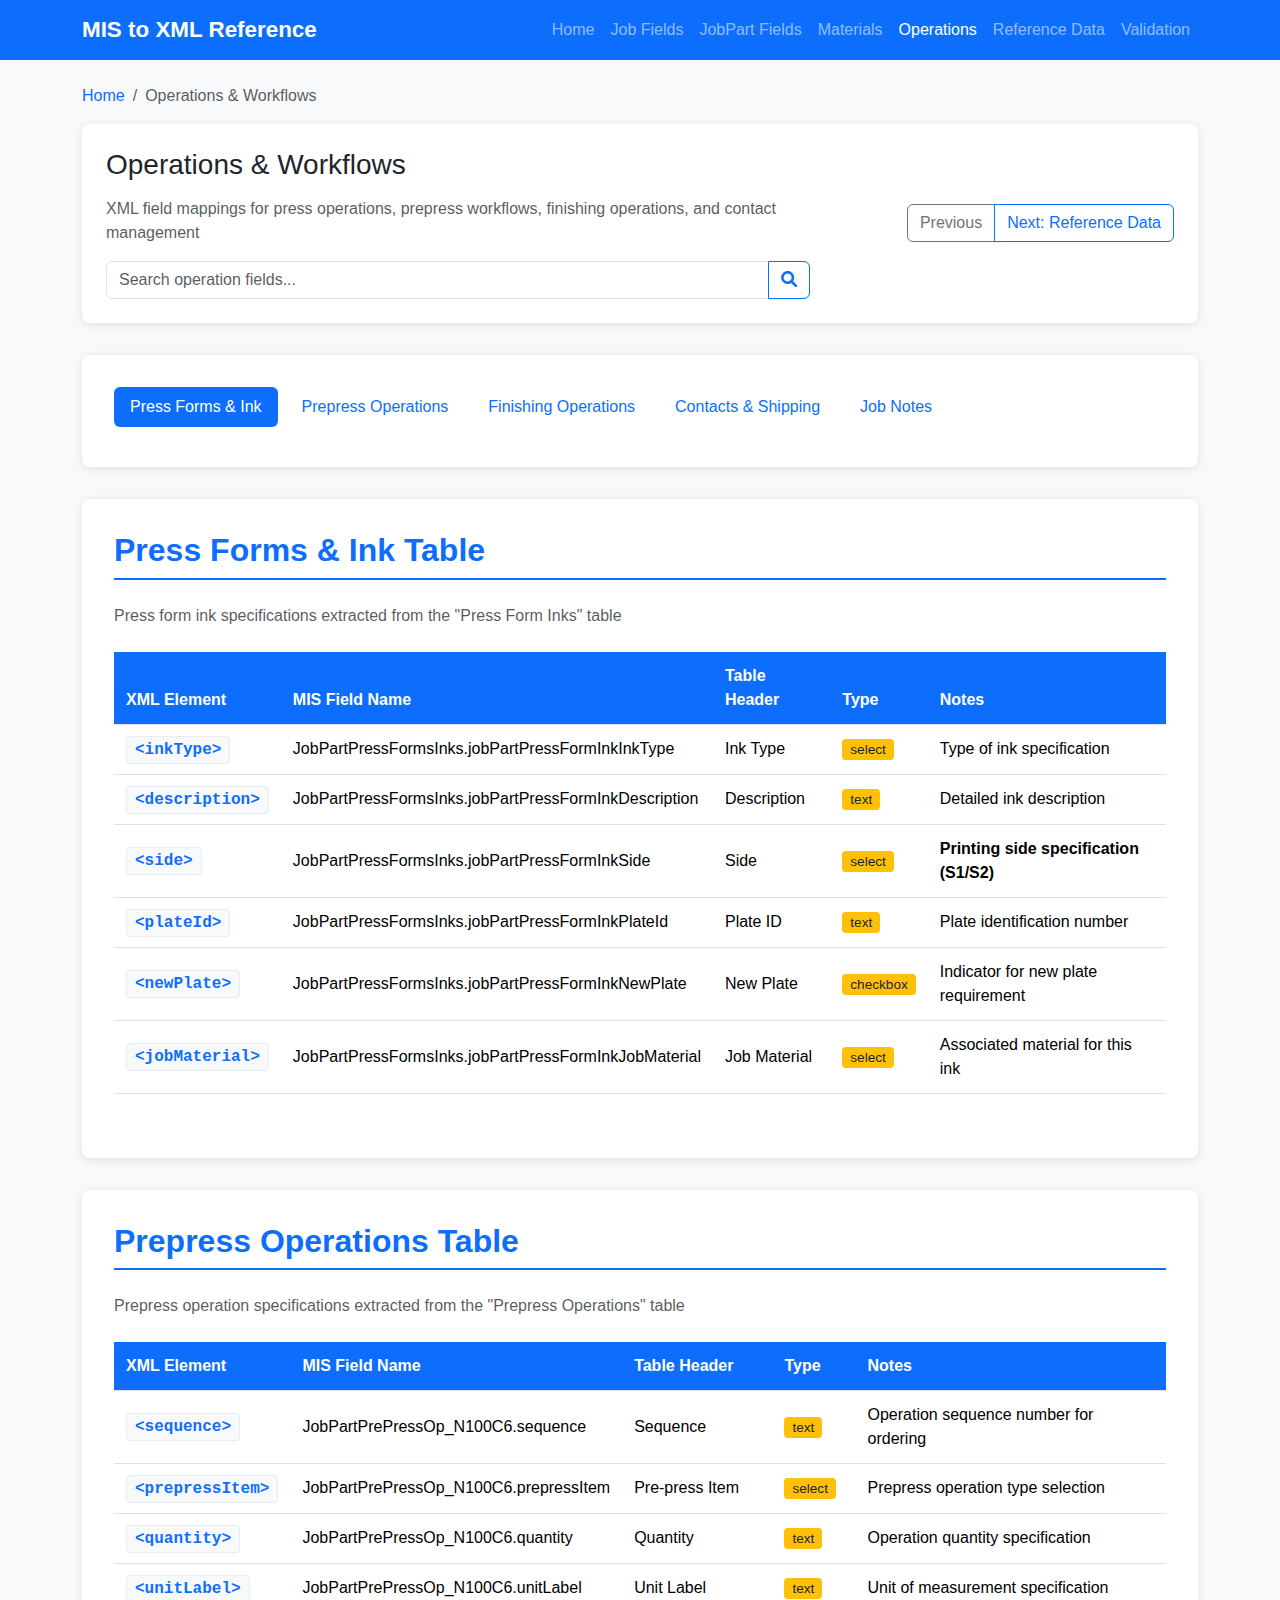
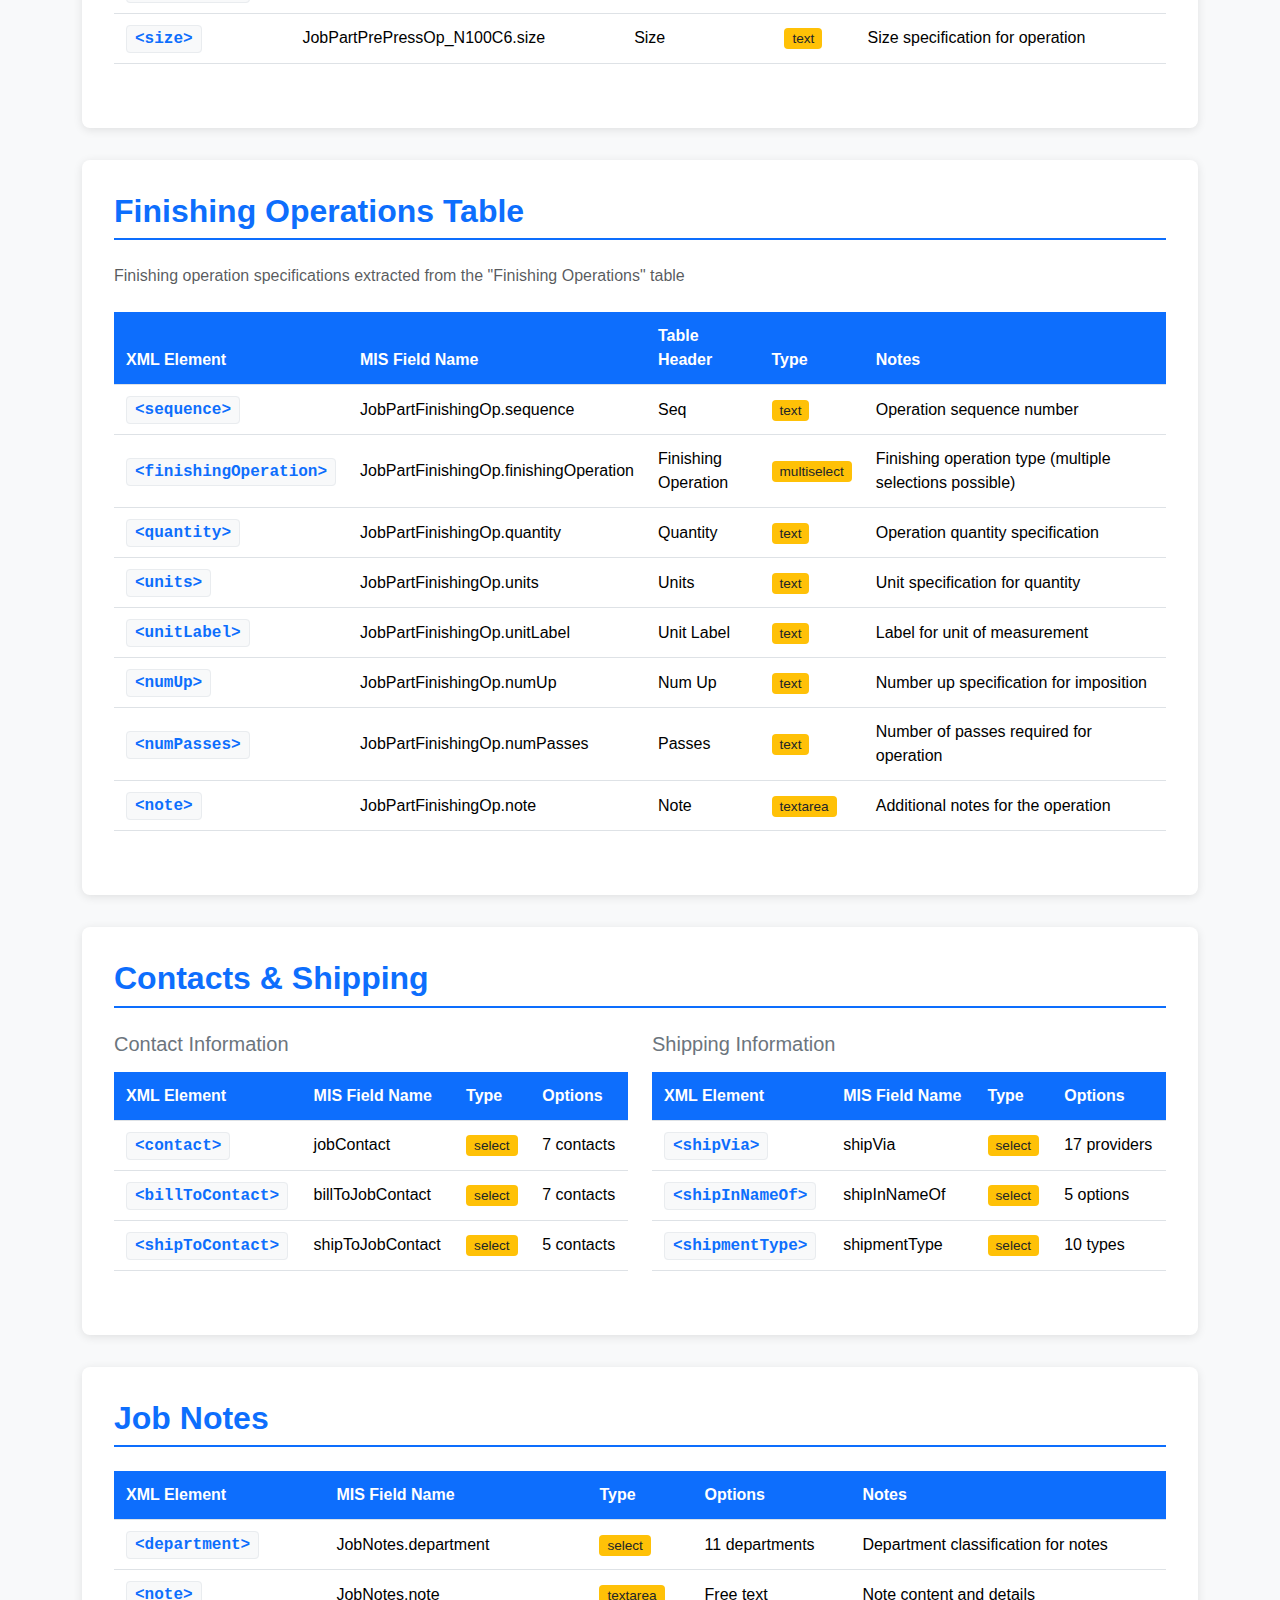
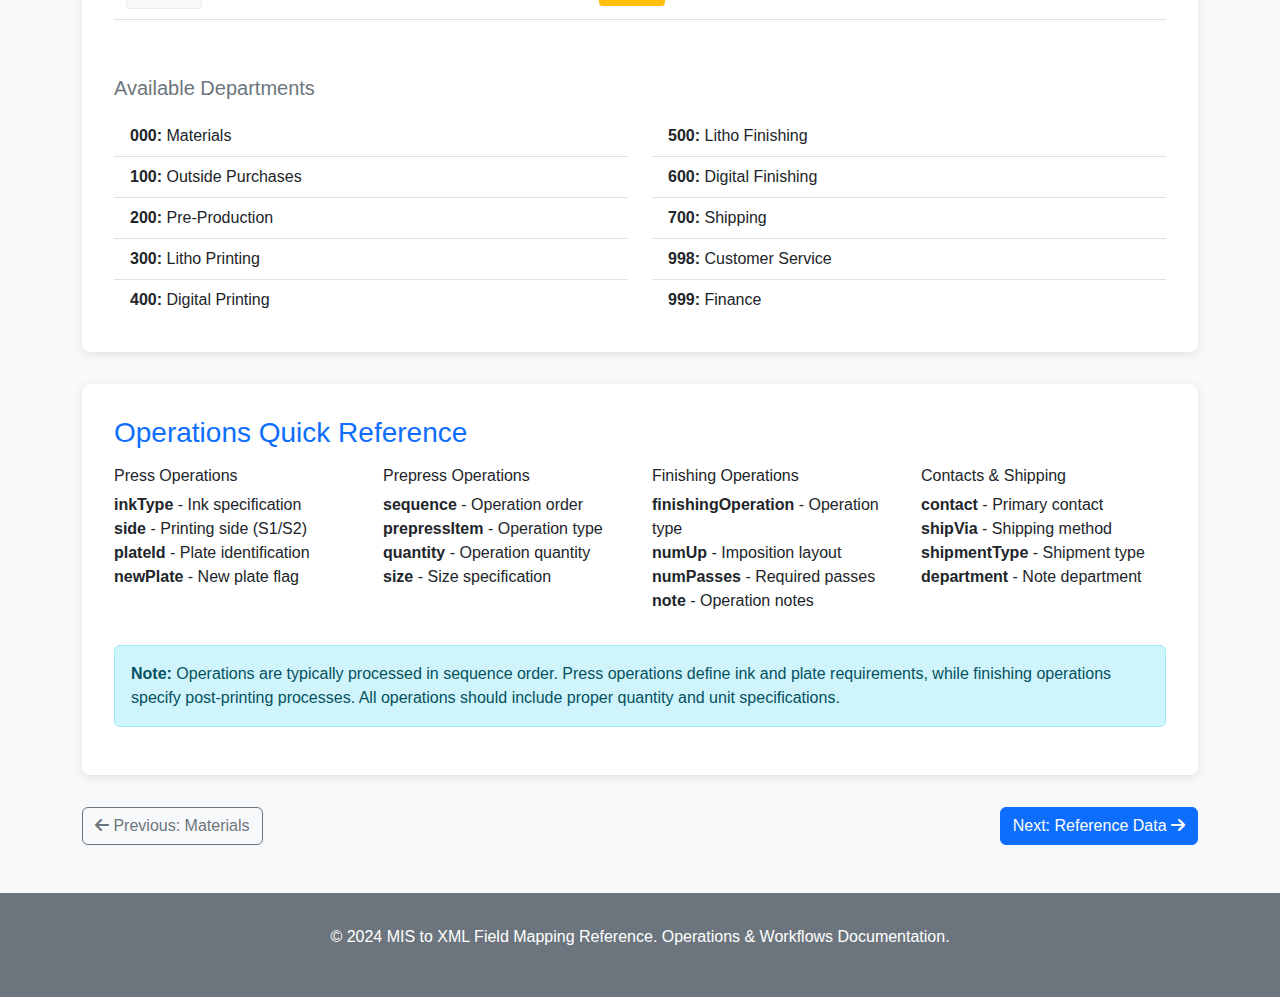
<file: operations.html>
<!DOCTYPE html>
<html lang="en">
<head>
    <meta charset="UTF-8">
    <meta name="viewport" content="width=device-width, initial-scale=1.0">
    <title>Operations & Workflows - MIS to XML Reference</title>
    <link href="https://cdn.jsdelivr.net/npm/bootstrap@5.3.0/dist/css/bootstrap.min.css" rel="stylesheet">
    <link href="https://cdnjs.cloudflare.com/ajax/libs/font-awesome/6.0.0/css/all.min.css" rel="stylesheet">
    <style>
        :root {
            --primary-color: #0d6efd;
            --secondary-color: #6c757d;
            --success-color: #198754;
            --info-color: #0dcaf0;
            --warning-color: #ffc107;
            --danger-color: #dc3545;
        }
        
        body {
            background-color: #f8f9fa;
            font-family: -apple-system, BlinkMacSystemFont, 'Segoe UI', Roboto, sans-serif;
        }
        
        .navbar-brand {
            font-weight: bold;
            font-size: 1.4rem;
        }
        
        .search-container {
            background: white;
            border-radius: 8px;
            box-shadow: 0 2px 10px rgba(0,0,0,0.1);
            padding: 1.5rem;
            margin-bottom: 2rem;
        }
        
        .content-card {
            background: white;
            border-radius: 8px;
            box-shadow: 0 2px 10px rgba(0,0,0,0.1);
            padding: 2rem;
            margin-bottom: 2rem;
        }
        
        .section-title {
            color: var(--primary-color);
            font-weight: 600;
            margin-bottom: 1.5rem;
            padding-bottom: 0.5rem;
            border-bottom: 2px solid var(--primary-color);
        }
        
        .mapping-table {
            margin-bottom: 2rem;
        }
        
        .mapping-table th {
            background-color: var(--primary-color);
            color: white;
            font-weight: 600;
            border: none;
            padding: 12px;
        }
        
        .mapping-table td {
            padding: 12px;
            border-top: 1px solid #dee2e6;
            vertical-align: middle;
        }
        
        .mapping-table tbody tr:hover {
            background-color: #f8f9fa;
        }
        
        .xml-element {
            font-family: 'Courier New', monospace;
            background: #f8f9fa;
            padding: 4px 8px;
            border-radius: 4px;
            font-weight: bold;
            color: var(--primary-color);
            border: 1px solid #e9ecef;
        }
        
        .field-type {
            background: var(--warning-color);
            color: #212529;
            padding: 3px 8px;
            border-radius: 4px;
            font-size: 0.85rem;
            font-weight: 500;
        }
        
        .status-found {
            background: var(--success-color);
            color: white;
            padding: 4px 8px;
            border-radius: 4px;
            font-size: 0.85rem;
            font-weight: 500;
        }
        
        .breadcrumb {
            background: none;
            padding: 0;
            margin-bottom: 1rem;
        }
        
        .breadcrumb-item a {
            color: var(--primary-color);
            text-decoration: none;
        }
        
        .breadcrumb-item a:hover {
            text-decoration: underline;
        }
        
        .highlight {
            background-color: #fff3cd;
            padding: 2px 4px;
            border-radius: 3px;
        }
        
        .nav-pills .nav-link.active {
            background-color: var(--primary-color);
        }
        
        .nav-pills .nav-link {
            color: var(--primary-color);
            margin-right: 0.5rem;
            margin-bottom: 0.5rem;
        }
        
        footer {
            background: var(--secondary-color);
            color: white;
            text-align: center;
            padding: 2rem 0;
            margin-top: 3rem;
        }
    </style>
</head>
<body>
    <!-- Navigation -->
    <nav class="navbar navbar-expand-lg navbar-dark bg-primary">
        <div class="container">
            <a class="navbar-brand" href="index.html">MIS to XML Reference</a>
            <button class="navbar-toggler" type="button" data-bs-toggle="collapse" data-bs-target="#navbarNav">
                <span class="navbar-toggler-icon"></span>
            </button>
            <div class="collapse navbar-collapse" id="navbarNav">
                <ul class="navbar-nav ms-auto">
                    <li class="nav-item">
                        <a class="nav-link" href="index.html">Home</a>
                    </li>
                    <li class="nav-item">
                        <a class="nav-link" href="job-fields.html">Job Fields</a>
                    </li>
                    <li class="nav-item">
                        <a class="nav-link" href="jobpart-fields.html">JobPart Fields</a>
                    </li>
                    <li class="nav-item">
                        <a class="nav-link" href="materials.html">Materials</a>
                    </li>
                    <li class="nav-item">
                        <a class="nav-link active" href="operations.html">Operations</a>
                    </li>
                    <li class="nav-item">
                        <a class="nav-link" href="reference-data.html">Reference Data</a>
                    </li>
                    <li class="nav-item">
                        <a class="nav-link" href="validation.html">Validation</a>
                    </li>
                </ul>
            </div>
        </div>
    </nav>

    <!-- Main Content -->
    <div class="container mt-4">
        <!-- Breadcrumb -->
        <nav aria-label="breadcrumb">
            <ol class="breadcrumb">
                <li class="breadcrumb-item"><a href="index.html">Home</a></li>
                <li class="breadcrumb-item active" aria-current="page">Operations & Workflows</li>
            </ol>
        </nav>

        <!-- Search Section -->
        <div class="search-container">
            <div class="row align-items-center">
                <div class="col-md-8">
                    <h1 class="h3 mb-3">Operations & Workflows</h1>
                    <p class="text-muted mb-3">XML field mappings for press operations, prepress workflows, finishing operations, and contact management</p>
                    <div class="input-group">
                        <input type="text" class="form-control" id="pageSearch" placeholder="Search operation fields...">
                        <button class="btn btn-outline-primary" type="button">
                            <i class="fas fa-search"></i>
                        </button>
                    </div>
                </div>
                <div class="col-md-4 text-end">
                    <div class="btn-group" role="group">
                        <a href="materials.html" class="btn btn-outline-secondary">Previous</a>
                        <a href="reference-data.html" class="btn btn-outline-primary">Next: Reference Data</a>
                    </div>
                </div>
            </div>
        </div>

        <!-- Section Navigation -->
        <div class="content-card">
            <ul class="nav nav-pills" id="sectionTabs">
                <li class="nav-item">
                    <a class="nav-link active" href="#press-forms">Press Forms & Ink</a>
                </li>
                <li class="nav-item">
                    <a class="nav-link" href="#prepress-ops">Prepress Operations</a>
                </li>
                <li class="nav-item">
                    <a class="nav-link" href="#finishing-ops">Finishing Operations</a>
                </li>
                <li class="nav-item">
                    <a class="nav-link" href="#contacts-shipping">Contacts & Shipping</a>
                </li>
                <li class="nav-item">
                    <a class="nav-link" href="#job-notes">Job Notes</a>
                </li>
            </ul>
        </div>

        <!-- Press Forms & Ink Table -->
        <div class="content-card" id="press-forms">
            <h2 class="section-title">Press Forms & Ink Table</h2>
            <p class="text-muted mb-4">Press form ink specifications extracted from the "Press Form Inks" table</p>
            <div class="table-responsive">
                <table class="table mapping-table">
                    <thead>
                        <tr>
                            <th style="width: 15%;">XML Element</th>
                            <th style="width: 35%;">MIS Field Name</th>
                            <th style="width: 12%;">Table Header</th>
                            <th style="width: 8%;">Type</th>
                            <th style="width: 30%;">Notes</th>
                        </tr>
                    </thead>
                    <tbody>
                        <tr>
                            <td><span class="xml-element">&lt;inkType&gt;</span></td>
                            <td>JobPartPressFormsInks.jobPartPressFormInkInkType</td>
                            <td>Ink Type</td>
                            <td><span class="field-type">select</span></td>
                            <td>Type of ink specification</td>
                        </tr>
                        <tr>
                            <td><span class="xml-element">&lt;description&gt;</span></td>
                            <td>JobPartPressFormsInks.jobPartPressFormInkDescription</td>
                            <td>Description</td>
                            <td><span class="field-type">text</span></td>
                            <td>Detailed ink description</td>
                        </tr>
                        <tr>
                            <td><span class="xml-element">&lt;side&gt;</span></td>
                            <td>JobPartPressFormsInks.jobPartPressFormInkSide</td>
                            <td>Side</td>
                            <td><span class="field-type">select</span></td>
                            <td><strong>Printing side specification (S1/S2)</strong></td>
                        </tr>
                        <tr>
                            <td><span class="xml-element">&lt;plateId&gt;</span></td>
                            <td>JobPartPressFormsInks.jobPartPressFormInkPlateId</td>
                            <td>Plate ID</td>
                            <td><span class="field-type">text</span></td>
                            <td>Plate identification number</td>
                        </tr>
                        <tr>
                            <td><span class="xml-element">&lt;newPlate&gt;</span></td>
                            <td>JobPartPressFormsInks.jobPartPressFormInkNewPlate</td>
                            <td>New Plate</td>
                            <td><span class="field-type">checkbox</span></td>
                            <td>Indicator for new plate requirement</td>
                        </tr>
                        <tr>
                            <td><span class="xml-element">&lt;jobMaterial&gt;</span></td>
                            <td>JobPartPressFormsInks.jobPartPressFormInkJobMaterial</td>
                            <td>Job Material</td>
                            <td><span class="field-type">select</span></td>
                            <td>Associated material for this ink</td>
                        </tr>
                    </tbody>
                </table>
            </div>
        </div>

        <!-- Prepress Operations Table -->
        <div class="content-card" id="prepress-ops">
            <h2 class="section-title">Prepress Operations Table</h2>
            <p class="text-muted mb-4">Prepress operation specifications extracted from the "Prepress Operations" table</p>
            <div class="table-responsive">
                <table class="table mapping-table">
                    <thead>
                        <tr>
                            <th style="width: 15%;">XML Element</th>
                            <th style="width: 30%;">MIS Field Name</th>
                            <th style="width: 15%;">Table Header</th>
                            <th style="width: 8%;">Type</th>
                            <th style="width: 32%;">Notes</th>
                        </tr>
                    </thead>
                    <tbody>
                        <tr>
                            <td><span class="xml-element">&lt;sequence&gt;</span></td>
                            <td>JobPartPrePressOp_N100C6.sequence</td>
                            <td>Sequence</td>
                            <td><span class="field-type">text</span></td>
                            <td>Operation sequence number for ordering</td>
                        </tr>
                        <tr>
                            <td><span class="xml-element">&lt;prepressItem&gt;</span></td>
                            <td>JobPartPrePressOp_N100C6.prepressItem</td>
                            <td>Pre-press Item</td>
                            <td><span class="field-type">select</span></td>
                            <td>Prepress operation type selection</td>
                        </tr>
                        <tr>
                            <td><span class="xml-element">&lt;quantity&gt;</span></td>
                            <td>JobPartPrePressOp_N100C6.quantity</td>
                            <td>Quantity</td>
                            <td><span class="field-type">text</span></td>
                            <td>Operation quantity specification</td>
                        </tr>
                        <tr>
                            <td><span class="xml-element">&lt;unitLabel&gt;</span></td>
                            <td>JobPartPrePressOp_N100C6.unitLabel</td>
                            <td>Unit Label</td>
                            <td><span class="field-type">text</span></td>
                            <td>Unit of measurement specification</td>
                        </tr>
                        <tr>
                            <td><span class="xml-element">&lt;size&gt;</span></td>
                            <td>JobPartPrePressOp_N100C6.size</td>
                            <td>Size</td>
                            <td><span class="field-type">text</span></td>
                            <td>Size specification for operation</td>
                        </tr>
                    </tbody>
                </table>
            </div>
        </div>

        <!-- Finishing Operations Table -->
        <div class="content-card" id="finishing-ops">
            <h2 class="section-title">Finishing Operations Table</h2>
            <p class="text-muted mb-4">Finishing operation specifications extracted from the "Finishing Operations" table</p>
            <div class="table-responsive">
                <table class="table mapping-table">
                    <thead>
                        <tr>
                            <th style="width: 15%;">XML Element</th>
                            <th style="width: 25%;">MIS Field Name</th>
                            <th style="width: 12%;">Table Header</th>
                            <th style="width: 8%;">Type</th>
                            <th style="width: 40%;">Notes</th>
                        </tr>
                    </thead>
                    <tbody>
                        <tr>
                            <td><span class="xml-element">&lt;sequence&gt;</span></td>
                            <td>JobPartFinishingOp.sequence</td>
                            <td>Seq</td>
                            <td><span class="field-type">text</span></td>
                            <td>Operation sequence number</td>
                        </tr>
                        <tr>
                            <td><span class="xml-element">&lt;finishingOperation&gt;</span></td>
                            <td>JobPartFinishingOp.finishingOperation</td>
                            <td>Finishing Operation</td>
                            <td><span class="field-type">multiselect</span></td>
                            <td>Finishing operation type (multiple selections possible)</td>
                        </tr>
                        <tr>
                            <td><span class="xml-element">&lt;quantity&gt;</span></td>
                            <td>JobPartFinishingOp.quantity</td>
                            <td>Quantity</td>
                            <td><span class="field-type">text</span></td>
                            <td>Operation quantity specification</td>
                        </tr>
                        <tr>
                            <td><span class="xml-element">&lt;units&gt;</span></td>
                            <td>JobPartFinishingOp.units</td>
                            <td>Units</td>
                            <td><span class="field-type">text</span></td>
                            <td>Unit specification for quantity</td>
                        </tr>
                        <tr>
                            <td><span class="xml-element">&lt;unitLabel&gt;</span></td>
                            <td>JobPartFinishingOp.unitLabel</td>
                            <td>Unit Label</td>
                            <td><span class="field-type">text</span></td>
                            <td>Label for unit of measurement</td>
                        </tr>
                        <tr>
                            <td><span class="xml-element">&lt;numUp&gt;</span></td>
                            <td>JobPartFinishingOp.numUp</td>
                            <td>Num Up</td>
                            <td><span class="field-type">text</span></td>
                            <td>Number up specification for imposition</td>
                        </tr>
                        <tr>
                            <td><span class="xml-element">&lt;numPasses&gt;</span></td>
                            <td>JobPartFinishingOp.numPasses</td>
                            <td>Passes</td>
                            <td><span class="field-type">text</span></td>
                            <td>Number of passes required for operation</td>
                        </tr>
                        <tr>
                            <td><span class="xml-element">&lt;note&gt;</span></td>
                            <td>JobPartFinishingOp.note</td>
                            <td>Note</td>
                            <td><span class="field-type">textarea</span></td>
                            <td>Additional notes for the operation</td>
                        </tr>
                    </tbody>
                </table>
            </div>
        </div>

        <!-- Contacts & Shipping -->
        <div class="content-card" id="contacts-shipping">
            <h2 class="section-title">Contacts & Shipping</h2>
            <div class="row">
                <div class="col-md-6">
                    <h5 class="text-secondary mb-3">Contact Information</h5>
                    <div class="table-responsive">
                        <table class="table mapping-table">
                            <thead>
                                <tr>
                                    <th>XML Element</th>
                                    <th>MIS Field Name</th>
                                    <th>Type</th>
                                    <th>Options</th>
                                </tr>
                            </thead>
                            <tbody>
                                <tr>
                                    <td><span class="xml-element">&lt;contact&gt;</span></td>
                                    <td>jobContact</td>
                                    <td><span class="field-type">select</span></td>
                                    <td>7 contacts</td>
                                </tr>
                                <tr>
                                    <td><span class="xml-element">&lt;billToContact&gt;</span></td>
                                    <td>billToJobContact</td>
                                    <td><span class="field-type">select</span></td>
                                    <td>7 contacts</td>
                                </tr>
                                <tr>
                                    <td><span class="xml-element">&lt;shipToContact&gt;</span></td>
                                    <td>shipToJobContact</td>
                                    <td><span class="field-type">select</span></td>
                                    <td>5 contacts</td>
                                </tr>
                            </tbody>
                        </table>
                    </div>
                </div>
                <div class="col-md-6">
                    <h5 class="text-secondary mb-3">Shipping Information</h5>
                    <div class="table-responsive">
                        <table class="table mapping-table">
                            <thead>
                                <tr>
                                    <th>XML Element</th>
                                    <th>MIS Field Name</th>
                                    <th>Type</th>
                                    <th>Options</th>
                                </tr>
                            </thead>
                            <tbody>
                                <tr>
                                    <td><span class="xml-element">&lt;shipVia&gt;</span></td>
                                    <td>shipVia</td>
                                    <td><span class="field-type">select</span></td>
                                    <td>17 providers</td>
                                </tr>
                                <tr>
                                    <td><span class="xml-element">&lt;shipInNameOf&gt;</span></td>
                                    <td>shipInNameOf</td>
                                    <td><span class="field-type">select</span></td>
                                    <td>5 options</td>
                                </tr>
                                <tr>
                                    <td><span class="xml-element">&lt;shipmentType&gt;</span></td>
                                    <td>shipmentType</td>
                                    <td><span class="field-type">select</span></td>
                                    <td>10 types</td>
                                </tr>
                            </tbody>
                        </table>
                    </div>
                </div>
            </div>
        </div>

        <!-- Job Notes -->
        <div class="content-card" id="job-notes">
            <h2 class="section-title">Job Notes</h2>
            <div class="table-responsive">
                <table class="table mapping-table">
                    <thead>
                        <tr>
                            <th style="width: 20%;">XML Element</th>
                            <th style="width: 25%;">MIS Field Name</th>
                            <th style="width: 10%;">Type</th>
                            <th style="width: 15%;">Options</th>
                            <th style="width: 30%;">Notes</th>
                        </tr>
                    </thead>
                    <tbody>
                        <tr>
                            <td><span class="xml-element">&lt;department&gt;</span></td>
                            <td>JobNotes.department</td>
                            <td><span class="field-type">select</span></td>
                            <td>11 departments</td>
                            <td>Department classification for notes</td>
                        </tr>
                        <tr>
                            <td><span class="xml-element">&lt;note&gt;</span></td>
                            <td>JobNotes.note</td>
                            <td><span class="field-type">textarea</span></td>
                            <td>Free text</td>
                            <td>Note content and details</td>
                        </tr>
                    </tbody>
                </table>
            </div>
            
            <h5 class="text-secondary mt-4 mb-3">Available Departments</h5>
            <div class="row">
                <div class="col-md-6">
                    <ul class="list-group list-group-flush">
                        <li class="list-group-item"><strong>000:</strong> Materials</li>
                        <li class="list-group-item"><strong>100:</strong> Outside Purchases</li>
                        <li class="list-group-item"><strong>200:</strong> Pre-Production</li>
                        <li class="list-group-item"><strong>300:</strong> Litho Printing</li>
                        <li class="list-group-item"><strong>400:</strong> Digital Printing</li>
                    </ul>
                </div>
                <div class="col-md-6">
                    <ul class="list-group list-group-flush">
                        <li class="list-group-item"><strong>500:</strong> Litho Finishing</li>
                        <li class="list-group-item"><strong>600:</strong> Digital Finishing</li>
                        <li class="list-group-item"><strong>700:</strong> Shipping</li>
                        <li class="list-group-item"><strong>998:</strong> Customer Service</li>
                        <li class="list-group-item"><strong>999:</strong> Finance</li>
                    </ul>
                </div>
            </div>
        </div>

        <!-- Quick Reference Card -->
        <div class="content-card">
            <h3 class="text-primary mb-3">Operations Quick Reference</h3>
            <div class="row">
                <div class="col-md-3">
                    <h6>Press Operations</h6>
                    <ul class="list-unstyled">
                        <li><strong>inkType</strong> - Ink specification</li>
                        <li><strong>side</strong> - Printing side (S1/S2)</li>
                        <li><strong>plateId</strong> - Plate identification</li>
                        <li><strong>newPlate</strong> - New plate flag</li>
                    </ul>
                </div>
                <div class="col-md-3">
                    <h6>Prepress Operations</h6>
                    <ul class="list-unstyled">
                        <li><strong>sequence</strong> - Operation order</li>
                        <li><strong>prepressItem</strong> - Operation type</li>
                        <li><strong>quantity</strong> - Operation quantity</li>
                        <li><strong>size</strong> - Size specification</li>
                    </ul>
                </div>
                <div class="col-md-3">
                    <h6>Finishing Operations</h6>
                    <ul class="list-unstyled">
                        <li><strong>finishingOperation</strong> - Operation type</li>
                        <li><strong>numUp</strong> - Imposition layout</li>
                        <li><strong>numPasses</strong> - Required passes</li>
                        <li><strong>note</strong> - Operation notes</li>
                    </ul>
                </div>
                <div class="col-md-3">
                    <h6>Contacts & Shipping</h6>
                    <ul class="list-unstyled">
                        <li><strong>contact</strong> - Primary contact</li>
                        <li><strong>shipVia</strong> - Shipping method</li>
                        <li><strong>shipmentType</strong> - Shipment type</li>
                        <li><strong>department</strong> - Note department</li>
                    </ul>
                </div>
            </div>
            <div class="alert alert-info mt-3">
                <strong>Note:</strong> Operations are typically processed in sequence order. Press operations define ink and plate requirements, 
                while finishing operations specify post-printing processes. All operations should include proper quantity and unit specifications.
            </div>
        </div>

        <!-- Navigation -->
        <div class="d-flex justify-content-between">
            <a href="materials.html" class="btn btn-outline-secondary">
                <i class="fas fa-arrow-left"></i> Previous: Materials
            </a>
            <a href="reference-data.html" class="btn btn-primary">
                Next: Reference Data <i class="fas fa-arrow-right"></i>
            </a>
        </div>
    </div>

    <!-- Footer -->
    <footer>
        <div class="container">
            <p>&copy; 2024 MIS to XML Field Mapping Reference. Operations & Workflows Documentation.</p>
        </div>
    </footer>

    <script src="https://cdn.jsdelivr.net/npm/bootstrap@5.3.0/dist/js/bootstrap.bundle.min.js"></script>
    <script>
        // Page search functionality
        document.getElementById('pageSearch').addEventListener('input', function() {
            const searchTerm = this.value.toLowerCase();
            const tables = document.querySelectorAll('.mapping-table tbody');
            
            tables.forEach(tbody => {
                const rows = tbody.querySelectorAll('tr');
                
                rows.forEach(row => {
                    const cells = row.querySelectorAll('td');
                    let rowMatches = false;
                    
                    // Clear previous highlights
                    cells.forEach(cell => {
                        const xmlElement = cell.querySelector('.xml-element');
                        const fieldType = cell.querySelector('.field-type');
                        const statusFound = cell.querySelector('.status-found');
                        
                        if (!xmlElement && !fieldType && !statusFound) {
                            cell.innerHTML = cell.textContent;
                        }
                    });
                    
                    if (searchTerm.trim() === '') {
                        row.style.display = '';
                        return;
                    }
                    
                    cells.forEach(cell => {
                        const cellText = cell.textContent.toLowerCase();
                        if (cellText.includes(searchTerm)) {
                            const xmlElement = cell.querySelector('.xml-element');
                            const fieldType = cell.querySelector('.field-type');
                            const statusFound = cell.querySelector('.status-found');
                            
                            if (!xmlElement && !fieldType && !statusFound) {
                                const regex = new RegExp(`(${searchTerm})`, 'gi');
                                cell.innerHTML = cell.textContent.replace(regex, '<span class="highlight">$1</span>');
                            }
                            rowMatches = true;
                        }
                    });
                    
                    row.style.display = rowMatches ? '' : 'none';
                });
            });
        });
        
        // Section navigation
        document.querySelectorAll('.nav-pills .nav-link').forEach(link => {
            link.addEventListener('click', function(e) {
                e.preventDefault();
                
                // Remove active class from all links
                document.querySelectorAll('.nav-pills .nav-link').forEach(l => l.classList.remove('active'));
                
                // Add active class to clicked link
                // Add active class to clicked link
                this.classList.add('active');
                
                // Scroll to target section
                const targetId = this.getAttribute('href').substring(1);
                const targetElement = document.getElementById(targetId);
                if (targetElement) {
                    targetElement.scrollIntoView({ behavior: 'smooth', block: 'start' });
                }
            });
        });
        
        // Smooth scrolling for internal links
        document.querySelectorAll('a[href^="#"]').forEach(anchor => {
            anchor.addEventListener('click', function (e) {
                e.preventDefault();
                const target = document.querySelector(this.getAttribute('href'));
                if (target) {
                    target.scrollIntoView({
                        behavior: 'smooth',
                        block: 'start'
                    });
                }
            });
        });
    </script>
</body>
</html>
</file>
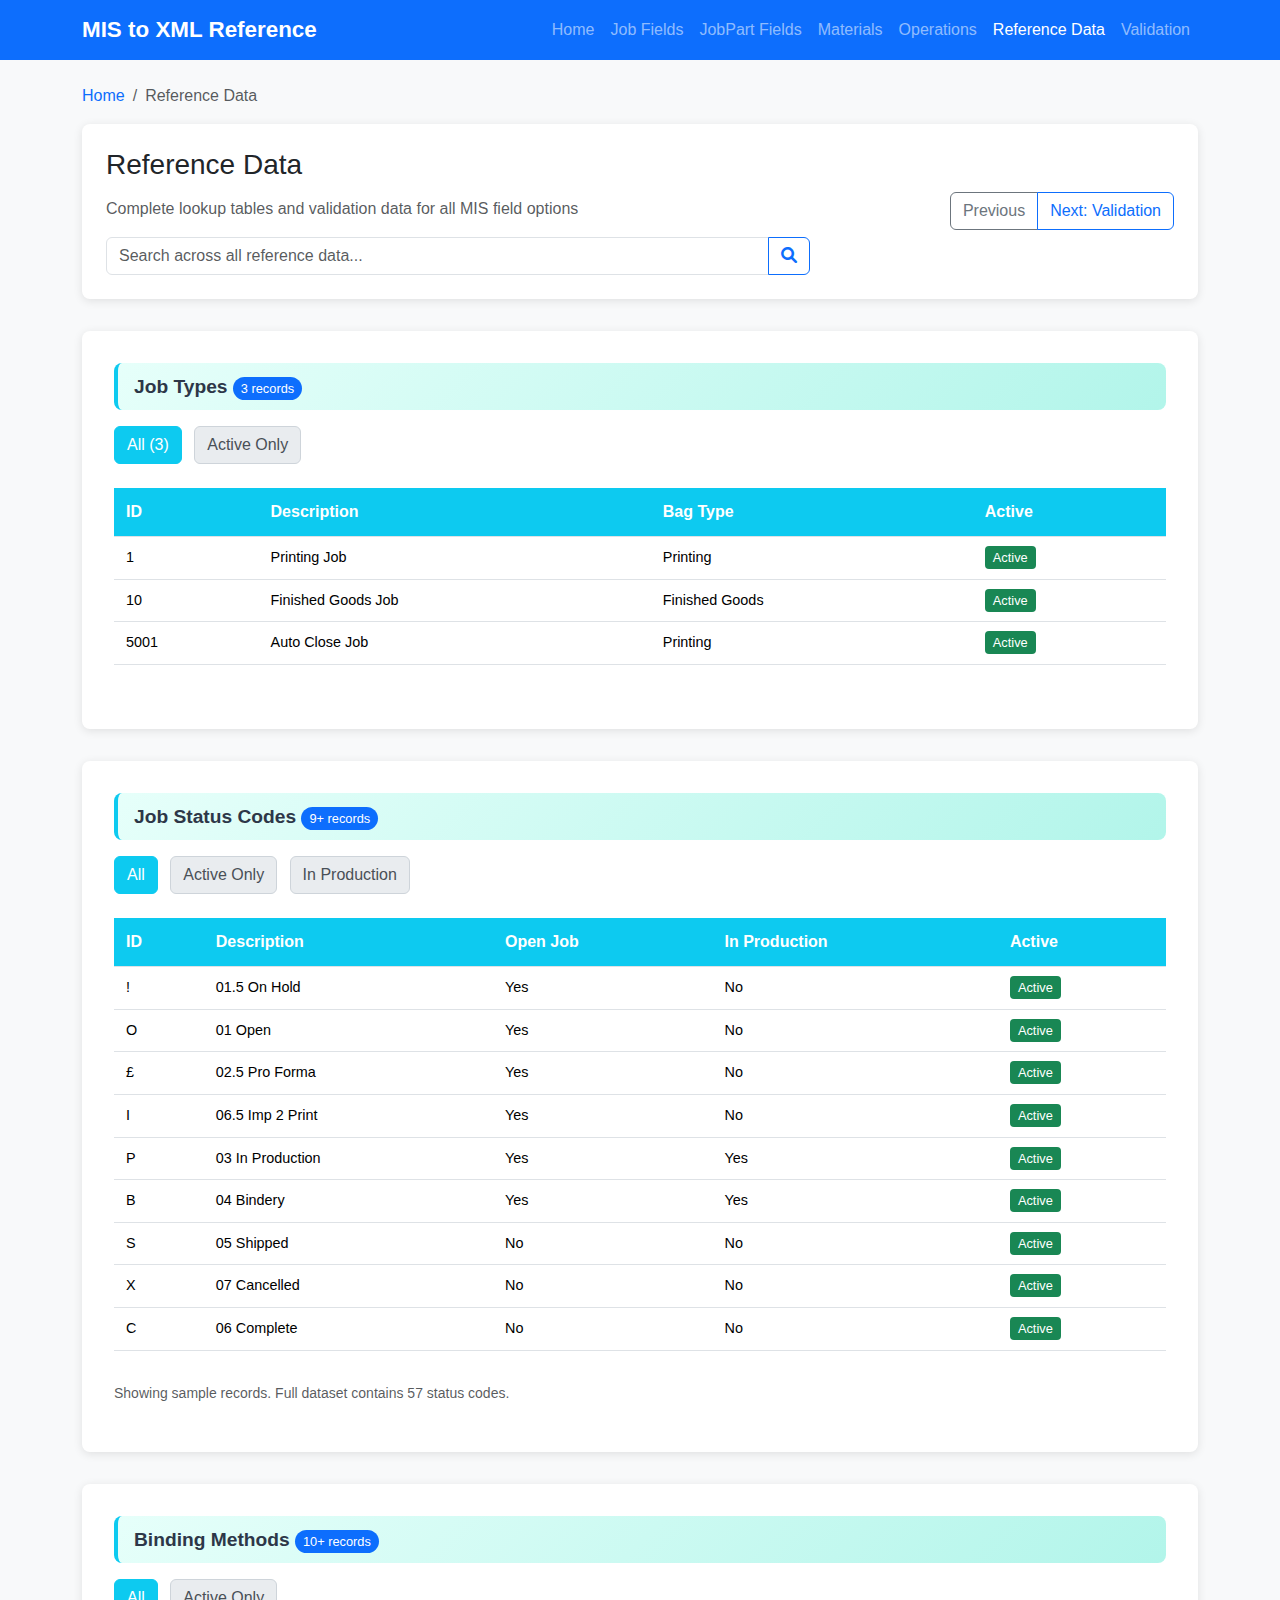
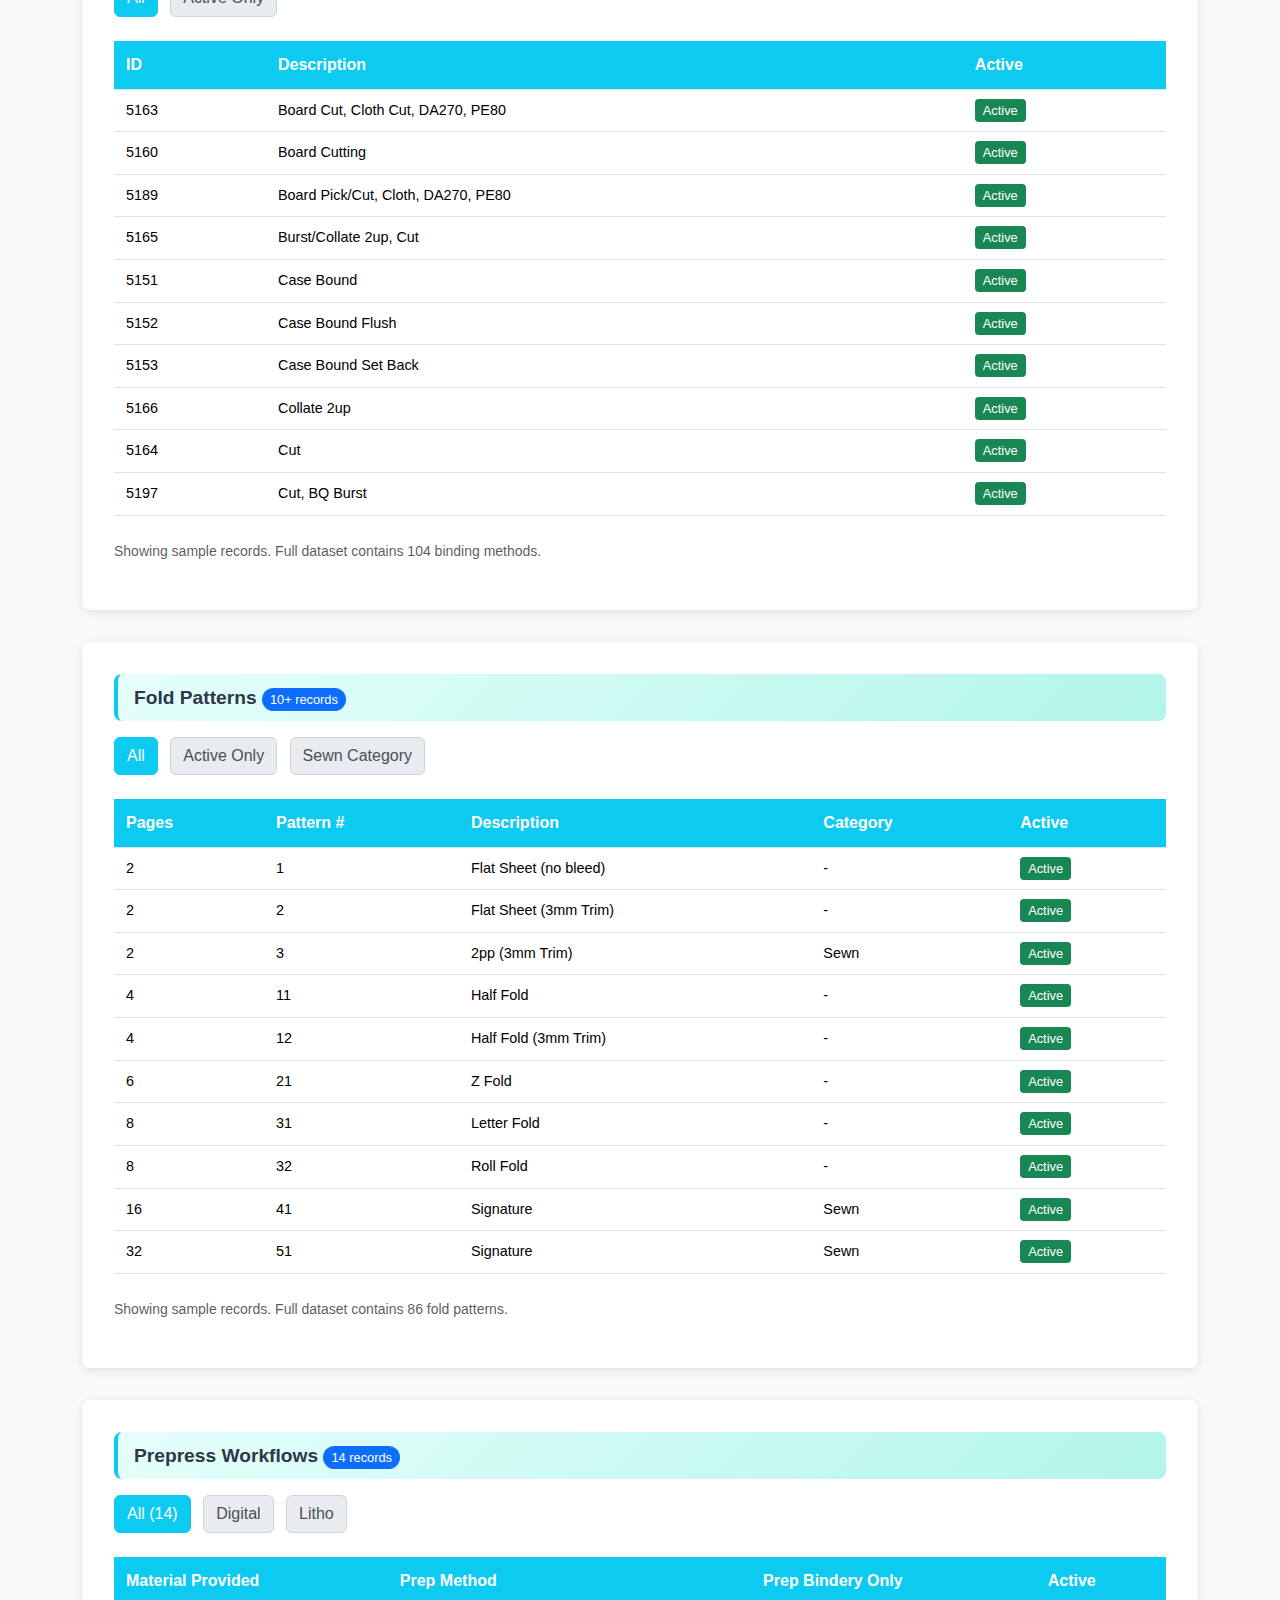
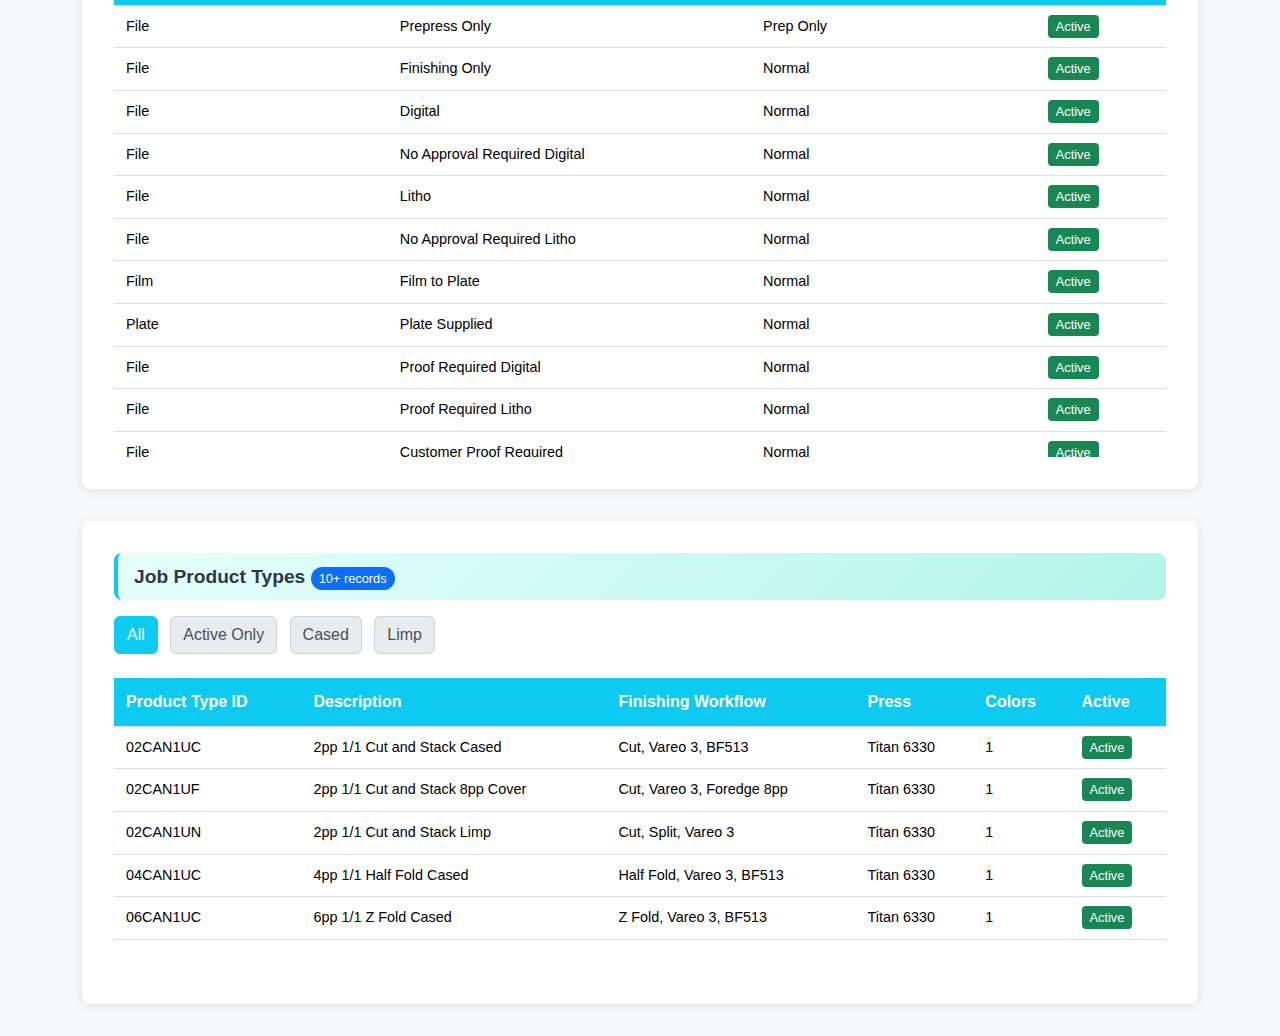
<file: reference-data.html>
<!DOCTYPE html>
<html lang="en">
<head>
    <meta charset="UTF-8">
    <meta name="viewport" content="width=device-width, initial-scale=1.0">
    <title>Reference Data - MIS to XML Reference</title>
    <link href="https://cdn.jsdelivr.net/npm/bootstrap@5.3.0/dist/css/bootstrap.min.css" rel="stylesheet">
    <link href="https://cdnjs.cloudflare.com/ajax/libs/font-awesome/6.0.0/css/all.min.css" rel="stylesheet">
    <style>
        :root {
            --primary-color: #0d6efd;
            --secondary-color: #6c757d;
            --success-color: #198754;
            --info-color: #0dcaf0;
            --warning-color: #ffc107;
            --danger-color: #dc3545;
        }
        
        body {
            background-color: #f8f9fa;
            font-family: -apple-system, BlinkMacSystemFont, 'Segoe UI', Roboto, sans-serif;
        }
        
        .navbar-brand {
            font-weight: bold;
            font-size: 1.4rem;
        }
        
        .search-container {
            background: white;
            border-radius: 8px;
            box-shadow: 0 2px 10px rgba(0,0,0,0.1);
            padding: 1.5rem;
            margin-bottom: 2rem;
        }
        
        .content-card {
            background: white;
            border-radius: 8px;
            box-shadow: 0 2px 10px rgba(0,0,0,0.1);
            padding: 2rem;
            margin-bottom: 2rem;
        }
        
        .section-title {
            color: var(--primary-color);
            font-weight: 600;
            margin-bottom: 1.5rem;
            padding-bottom: 0.5rem;
            border-bottom: 2px solid var(--primary-color);
        }
        
        .reference-table {
            margin-bottom: 2rem;
        }
        
        .reference-table th {
            background-color: var(--info-color);
            color: white;
            font-weight: 600;
            border: none;
            padding: 12px;
        }
        
        .reference-table td {
            padding: 10px 12px;
            border-top: 1px solid #dee2e6;
            vertical-align: middle;
            font-size: 0.9rem;
        }
        
        .reference-table tbody tr:hover {
            background-color: #f0fff4;
        }
        
        .breadcrumb {
            background: none;
            padding: 0;
            margin-bottom: 1rem;
        }
        
        .breadcrumb-item a {
            color: var(--primary-color);
            text-decoration: none;
        }
        
        .breadcrumb-item a:hover {
            text-decoration: underline;
        }
        
        .highlight {
            background-color: #fff3cd;
            padding: 2px 4px;
            border-radius: 3px;
        }
        
        .filter-buttons {
            margin-bottom: 1rem;
        }
        
        .filter-btn {
            background: #e9ecef;
            border: 1px solid #ced4da;
            color: #495057;
            padding: 0.375rem 0.75rem;
            border-radius: 0.375rem;
            margin-right: 0.5rem;
            margin-bottom: 0.5rem;
            cursor: pointer;
            transition: all 0.2s;
        }
        
        .filter-btn:hover {
            background: #dee2e6;
        }
        
        .filter-btn.active {
            background: var(--info-color);
            color: white;
            border-color: var(--info-color);
        }
        
        .table-container {
            max-height: 500px;
            overflow-y: auto;
        }
        
        .reference-section {
            margin-bottom: 2rem;
        }
        
        .reference-title {
            background: linear-gradient(135deg, #e6fffa, #b2f5ea);
            color: #2d3748;
            font-size: 1.2rem;
            font-weight: 600;
            padding: 0.75rem 1rem;
            border-radius: 0.5rem;
            border-left: 4px solid var(--info-color);
            margin-bottom: 1rem;
        }
        
        .record-count {
            background: var(--primary-color);
            color: white;
            padding: 0.25rem 0.5rem;
            border-radius: 12px;
            font-size: 0.8rem;
            font-weight: 500;
        }
        
        .active-badge {
            background: var(--success-color);
            color: white;
            padding: 0.25rem 0.5rem;
            border-radius: 0.25rem;
            font-size: 0.8rem;
            font-weight: 500;
        }
        
        footer {
            background: var(--secondary-color);
            color: white;
            text-align: center;
            padding: 2rem 0;
            margin-top: 3rem;
        }
    </style>
</head>
<body>
    <!-- Navigation -->
    <nav class="navbar navbar-expand-lg navbar-dark bg-primary">
        <div class="container">
            <a class="navbar-brand" href="index.html">MIS to XML Reference</a>
            <button class="navbar-toggler" type="button" data-bs-toggle="collapse" data-bs-target="#navbarNav">
                <span class="navbar-toggler-icon"></span>
            </button>
            <div class="collapse navbar-collapse" id="navbarNav">
                <ul class="navbar-nav ms-auto">
                    <li class="nav-item">
                        <a class="nav-link" href="index.html">Home</a>
                    </li>
                    <li class="nav-item">
                        <a class="nav-link" href="job-fields.html">Job Fields</a>
                    </li>
                    <li class="nav-item">
                        <a class="nav-link" href="jobpart-fields.html">JobPart Fields</a>
                    </li>
                    <li class="nav-item">
                        <a class="nav-link" href="materials.html">Materials</a>
                    </li>
                    <li class="nav-item">
                        <a class="nav-link" href="operations.html">Operations</a>
                    </li>
                    <li class="nav-item">
                        <a class="nav-link active" href="reference-data.html">Reference Data</a>
                    </li>
                    <li class="nav-item">
                        <a class="nav-link" href="validation.html">Validation</a>
                    </li>
                </ul>
            </div>
        </div>
    </nav>

    <!-- Main Content -->
    <div class="container mt-4">
        <!-- Breadcrumb -->
        <nav aria-label="breadcrumb">
            <ol class="breadcrumb">
                <li class="breadcrumb-item"><a href="index.html">Home</a></li>
                <li class="breadcrumb-item active" aria-current="page">Reference Data</li>
            </ol>
        </nav>

        <!-- Search Section -->
        <div class="search-container">
            <div class="row align-items-center">
                <div class="col-md-8">
                    <h1 class="h3 mb-3">Reference Data</h1>
                    <p class="text-muted mb-3">Complete lookup tables and validation data for all MIS field options</p>
                    <div class="input-group">
                        <input type="text" class="form-control" id="globalSearch" placeholder="Search across all reference data...">
                        <button class="btn btn-outline-primary" type="button">
                            <i class="fas fa-search"></i>
                        </button>
                    </div>
                </div>
                <div class="col-md-4 text-end">
                    <div class="btn-group" role="group">
                        <a href="operations.html" class="btn btn-outline-secondary">Previous</a>
                        <a href="validation.html" class="btn btn-outline-primary">Next: Validation</a>
                    </div>
                </div>
            </div>
        </div>

        <!-- Reference Data Container -->
        <div id="referenceDataContainer">
            <!-- Job Types -->
            <div class="content-card reference-section" id="jobtype">
                <h3 class="reference-title">Job Types <span class="record-count">3 records</span></h3>
                <div class="filter-buttons">
                    <button class="filter-btn active" onclick="filterTable('JobType', 'all')">All (3)</button>
                    <button class="filter-btn" onclick="filterTable('JobType', 'active')">Active Only</button>
                </div>
                <div class="table-container">
                    <table class="table reference-table" id="table-JobType">
                        <thead>
                            <tr>
                                <th>ID</th>
                                <th>Description</th>
                                <th>Bag Type</th>
                                <th>Active</th>
                            </tr>
                        </thead>
                        <tbody>
                            <tr>
                                <td>1</td>
                                <td>Printing Job</td>
                                <td>Printing</td>
                                <td><span class="active-badge">Active</span></td>
                            </tr>
                            <tr>
                                <td>10</td>
                                <td>Finished Goods Job</td>
                                <td>Finished Goods</td>
                                <td><span class="active-badge">Active</span></td>
                            </tr>
                            <tr>
                                <td>5001</td>
                                <td>Auto Close Job</td>
                                <td>Printing</td>
                                <td><span class="active-badge">Active</span></td>
                            </tr>
                        </tbody>
                    </table>
                </div>
            </div>

            <!-- Job Status -->
            <div class="content-card reference-section" id="jobstatus">
                <h3 class="reference-title">Job Status Codes <span class="record-count">9+ records</span></h3>
                <div class="filter-buttons">
                    <button class="filter-btn active" onclick="filterTable('JobStatus', 'all')">All</button>
                    <button class="filter-btn" onclick="filterTable('JobStatus', 'active')">Active Only</button>
                    <button class="filter-btn" onclick="filterTable('JobStatus', 'production')">In Production</button>
                </div>
                <div class="table-container">
                    <table class="table reference-table" id="table-JobStatus">
                        <thead>
                            <tr>
                                <th>ID</th>
                                <th>Description</th>
                                <th>Open Job</th>
                                <th>In Production</th>
                                <th>Active</th>
                            </tr>
                        </thead>
                        <tbody>
                            <tr>
                                <td>!</td>
                                <td>01.5 On Hold</td>
                                <td>Yes</td>
                                <td>No</td>
                                <td><span class="active-badge">Active</span></td>
                            </tr>
                            <tr>
                                <td>O</td>
                                <td>01 Open</td>
                                <td>Yes</td>
                                <td>No</td>
                                <td><span class="active-badge">Active</span></td>
                            </tr>
                            <tr>
                                <td>£</td>
                                <td>02.5 Pro Forma</td>
                                <td>Yes</td>
                                <td>No</td>
                                <td><span class="active-badge">Active</span></td>
                            </tr>
                            <tr>
                                <td>I</td>
                                <td>06.5 Imp 2 Print</td>
                                <td>Yes</td>
                                <td>No</td>
                                <td><span class="active-badge">Active</span></td>
                            </tr>
                            <tr>
                                <td>P</td>
                                <td>03 In Production</td>
                                <td>Yes</td>
                                <td>Yes</td>
                                <td><span class="active-badge">Active</span></td>
                            </tr>
                            <tr>
                                <td>B</td>
                                <td>04 Bindery</td>
                                <td>Yes</td>
                                <td>Yes</td>
                                <td><span class="active-badge">Active</span></td>
                            </tr>
                            <tr>
                                <td>S</td>
                                <td>05 Shipped</td>
                                <td>No</td>
                                <td>No</td>
                                <td><span class="active-badge">Active</span></td>
                            </tr>
                            <tr>
                                <td>X</td>
                                <td>07 Cancelled</td>
                                <td>No</td>
                                <td>No</td>
                                <td><span class="active-badge">Active</span></td>
                            </tr>
                            <tr>
                                <td>C</td>
                                <td>06 Complete</td>
                                <td>No</td>
                                <td>No</td>
                                <td><span class="active-badge">Active</span></td>
                            </tr>
                        </tbody>
                    </table>
                </div>
                <p class="text-muted small">Showing sample records. Full dataset contains 57 status codes.</p>
            </div>

            <!-- Binding Methods -->
            <div class="content-card reference-section" id="bindingmethod">
                <h3 class="reference-title">Binding Methods <span class="record-count">10+ records</span></h3>
                <div class="filter-buttons">
                    <button class="filter-btn active" onclick="filterTable('BindingMethod', 'all')">All</button>
                    <button class="filter-btn" onclick="filterTable('BindingMethod', 'active')">Active Only</button>
                </div>
                <div class="table-container">
                    <table class="table reference-table" id="table-BindingMethod">
                        <thead>
                            <tr>
                                <th>ID</th>
                                <th>Description</th>
                                <th>Active</th>
                            </tr>
                        </thead>
                        <tbody>
                            <tr>
                                <td>5163</td>
                                <td>Board Cut, Cloth Cut, DA270, PE80</td>
                                <td><span class="active-badge">Active</span></td>
                            </tr>
                            <tr>
                                <td>5160</td>
                                <td>Board Cutting</td>
                                <td><span class="active-badge">Active</span></td>
                            </tr>
                            <tr>
                                <td>5189</td>
                                <td>Board Pick/Cut, Cloth, DA270, PE80</td>
                                <td><span class="active-badge">Active</span></td>
                            </tr>
                            <tr>
                                <td>5165</td>
                                <td>Burst/Collate 2up, Cut</td>
                                <td><span class="active-badge">Active</span></td>
                            </tr>
                            <tr>
                                <td>5151</td>
                                <td>Case Bound</td>
                                <td><span class="active-badge">Active</span></td>
                            </tr>
                            <tr>
                                <td>5152</td>
                                <td>Case Bound Flush</td>
                                <td><span class="active-badge">Active</span></td>
                            </tr>
                            <tr>
                                <td>5153</td>
                                <td>Case Bound Set Back</td>
                                <td><span class="active-badge">Active</span></td>
                            </tr>
                            <tr>
                                <td>5166</td>
                                <td>Collate 2up</td>
                                <td><span class="active-badge">Active</span></td>
                            </tr>
                            <tr>
                                <td>5164</td>
                                <td>Cut</td>
                                <td><span class="active-badge">Active</span></td>
                            </tr>
                            <tr>
                                <td>5197</td>
                                <td>Cut, BQ Burst</td>
                                <td><span class="active-badge">Active</span></td>
                            </tr>
                        </tbody>
                    </table>
                </div>
                <p class="text-muted small">Showing sample records. Full dataset contains 104 binding methods.</p>
            </div>

            <!-- Fold Patterns -->
            <div class="content-card reference-section" id="foldpattern">
                <h3 class="reference-title">Fold Patterns <span class="record-count">10+ records</span></h3>
                <div class="filter-buttons">
                    <button class="filter-btn active" onclick="filterTable('FoldPattern', 'all')">All</button>
                    <button class="filter-btn" onclick="filterTable('FoldPattern', 'active')">Active Only</button>
                    <button class="filter-btn" onclick="filterTable('FoldPattern', 'sewn')">Sewn Category</button>
                </div>
                <div class="table-container">
                    <table class="table reference-table" id="table-FoldPattern">
                        <thead>
                            <tr>
                                <th>Pages</th>
                                <th>Pattern #</th>
                                <th>Description</th>
                                <th>Category</th>
                                <th>Active</th>
                            </tr>
                        </thead>
                        <tbody>
                            <tr>
                                <td>2</td>
                                <td>1</td>
                                <td>Flat Sheet (no bleed)</td>
                                <td>-</td>
                                <td><span class="active-badge">Active</span></td>
                            </tr>
                            <tr>
                                <td>2</td>
                                <td>2</td>
                                <td>Flat Sheet (3mm Trim)</td>
                                <td>-</td>
                                <td><span class="active-badge">Active</span></td>
                            </tr>
                            <tr>
                                <td>2</td>
                                <td>3</td>
                                <td>2pp (3mm Trim)</td>
                                <td>Sewn</td>
                                <td><span class="active-badge">Active</span></td>
                            </tr>
                            <tr>
                                <td>4</td>
                                <td>11</td>
                                <td>Half Fold</td>
                                <td>-</td>
                                <td><span class="active-badge">Active</span></td>
                            </tr>
                            <tr>
                                <td>4</td>
                                <td>12</td>
                                <td>Half Fold (3mm Trim)</td>
                                <td>-</td>
                                <td><span class="active-badge">Active</span></td>
                            </tr>
                            <tr>
                                <td>6</td>
                                <td>21</td>
                                <td>Z Fold</td>
                                <td>-</td>
                                <td><span class="active-badge">Active</span></td>
                            </tr>
                            <tr>
                                <td>8</td>
                                <td>31</td>
                                <td>Letter Fold</td>
                                <td>-</td>
                                <td><span class="active-badge">Active</span></td>
                            </tr>
                            <tr>
                                <td>8</td>
                                <td>32</td>
                                <td>Roll Fold</td>
                                <td>-</td>
                                <td><span class="active-badge">Active</span></td>
                            </tr>
                            <tr>
                                <td>16</td>
                                <td>41</td>
                                <td>Signature</td>
                                <td>Sewn</td>
                                <td><span class="active-badge">Active</span></td>
                            </tr>
                            <tr>
                                <td>32</td>
                                <td>51</td>
                                <td>Signature</td>
                                <td>Sewn</td>
                                <td><span class="active-badge">Active</span></td>
                            </tr>
                        </tbody>
                    </table>
                </div>
                <p class="text-muted small">Showing sample records. Full dataset contains 86 fold patterns.</p>
            </div>

            <!-- Prepress Workflows -->
            <div class="content-card reference-section" id="prepressworkflow">
                <h3 class="reference-title">Prepress Workflows <span class="record-count">14 records</span></h3>
                <div class="filter-buttons">
                    <button class="filter-btn active" onclick="filterTable('PrepressWorkflow', 'all')">All (14)</button>
                    <button class="filter-btn" onclick="filterTable('PrepressWorkflow', 'digital')">Digital</button>
                    <button class="filter-btn" onclick="filterTable('PrepressWorkflow', 'litho')">Litho</button>
                </div>
                <div class="table-container">
                    <table class="table reference-table" id="table-PrepressWorkflow">
                        <thead>
                            <tr>
                                <th>Material Provided</th>
                                <th>Prep Method</th>
                                <th>Prep Bindery Only</th>
                                <th>Active</th>
                            </tr>
                        </thead>
                        <tbody>
                            <tr>
                                <td>File</td>
                                <td>Prepress Only</td>
                                <td>Prep Only</td>
                                <td><span class="active-badge">Active</span></td>
                            </tr>
                            <tr>
                                <td>File</td>
                                <td>Finishing Only</td>
                                <td>Normal</td>
                                <td><span class="active-badge">Active</span></td>
                            </tr>
                            <tr>
                                <td>File</td>
                                <td>Digital</td>
                                <td>Normal</td>
                                <td><span class="active-badge">Active</span></td>
                            </tr>
                            <tr>
                                <td>File</td>
                                <td>No Approval Required Digital</td>
                                <td>Normal</td>
                                <td><span class="active-badge">Active</span></td>
                            </tr>
                            <tr>
                                <td>File</td>
                                <td>Litho</td>
                                <td>Normal</td>
                                <td><span class="active-badge">Active</span></td>
                            </tr>
                            <tr>
                                <td>File</td>
                                <td>No Approval Required Litho</td>
                                <td>Normal</td>
                                <td><span class="active-badge">Active</span></td>
                            </tr>
                            <tr>
                                <td>Film</td>
                                <td>Film to Plate</td>
                                <td>Normal</td>
                                <td><span class="active-badge">Active</span></td>
                            </tr>
                            <tr>
                                <td>Plate</td>
                                <td>Plate Supplied</td>
                                <td>Normal</td>
                                <td><span class="active-badge">Active</span></td>
                            </tr>
                            <tr>
                                <td>File</td>
                                <td>Proof Required Digital</td>
                                <td>Normal</td>
                                <td><span class="active-badge">Active</span></td>
                            </tr>
                            <tr>
                                <td>File</td>
                                <td>Proof Required Litho</td>
                                <td>Normal</td>
                                <td><span class="active-badge">Active</span></td>
                            </tr>
                            <tr>
                                <td>File</td>
                                <td>Customer Proof Required</td>
                                <td>Normal</td>
                                <td><span class="active-badge">Active</span></td>
                            </tr>
                            <tr>
                                <td>File</td>
                                <td>Full Service Digital</td>
                                <td>Normal</td>
                                <td><span class="active-badge">Active</span></td>
                            </tr>
                            <tr>
                                <td>File</td>
                                <td>Full Service Litho</td>
                                <td>Normal</td>
                                <td><span class="active-badge">Active</span></td>
                            </tr>
                            <tr>
                                <td>File</td>
                                <td>Prepress and Bindery Only</td>
                                <td>Prep Only</td>
                                <td><span class="active-badge">Active</span></td>
                            </tr>
                        </tbody>
                    </table>
                </div>
            </div>

            <!-- Job Product Types -->
            <div class="content-card reference-section" id="jobproducttype">
                <h3 class="reference-title">Job Product Types <span class="record-count">10+ records</span></h3>
                <div class="filter-buttons">
                    <button class="filter-btn active" onclick="filterTable('JobProductType', 'all')">All</button>
                    <button class="filter-btn" onclick="filterTable('JobProductType', 'active')">Active Only</button>
                    <button class="filter-btn" onclick="filterTable('JobProductType', 'cased')">Cased</button>
                    <button class="filter-btn" onclick="filterTable('JobProductType', 'limp')">Limp</button>
                </div>
                <div class="table-container">
                    <table class="table reference-table" id="table-JobProductType">
                        <thead>
                            <tr>
                                <th>Product Type ID</th>
                                <th>Description</th>
                                <th>Finishing Workflow</th>
                                <th>Press</th>
                                <th>Colors</th>
                                <th>Active</th>
                            </tr>
                        </thead>
                        <tbody>
                            <tr>
                                <td>02CAN1UC</td>
                                <td>2pp 1/1 Cut and Stack Cased</td>
                                <td>Cut, Vareo 3, BF513</td>
                                <td>Titan 6330</td>
                                <td>1</td>
                                <td><span class="active-badge">Active</span></td>
                            </tr>
                            <tr>
                                <td>02CAN1UF</td>
                                <td>2pp 1/1 Cut and Stack 8pp Cover</td>
                                <td>Cut, Vareo 3, Foredge 8pp</td>
                                <td>Titan 6330</td>
                                <td>1</td>
                                <td><span class="active-badge">Active</span></td>
                            </tr>
                            <tr>
                                <td>02CAN1UN</td>
                                <td>2pp 1/1 Cut and Stack Limp</td>
                                <td>Cut, Split, Vareo 3</td>
                                <td>Titan 6330</td>
                                <td>1</td>
                                <td><span class="active-badge">Active</span></td>
                            </tr>
                            <tr>
                                <td>04CAN1UC</td>
                                <td>4pp 1/1 Half Fold Cased</td>
                                <td>Half Fold, Vareo 3, BF513</td>
                                <td>Titan 6330</td>
                                <td>1</td>
                                <td><span class="active-badge">Active</span></td>
                            </tr>
                            <tr>
                                <td>06CAN1UC</td>
                                <td>6pp 1/1 Z Fold Cased</td>
                                <td>Z Fold, Vareo 3, BF513</td>
                                <td>Titan 6330</td>
                                <td>1</td>
                                <td><span class="active-badge">Active</span>
</file>
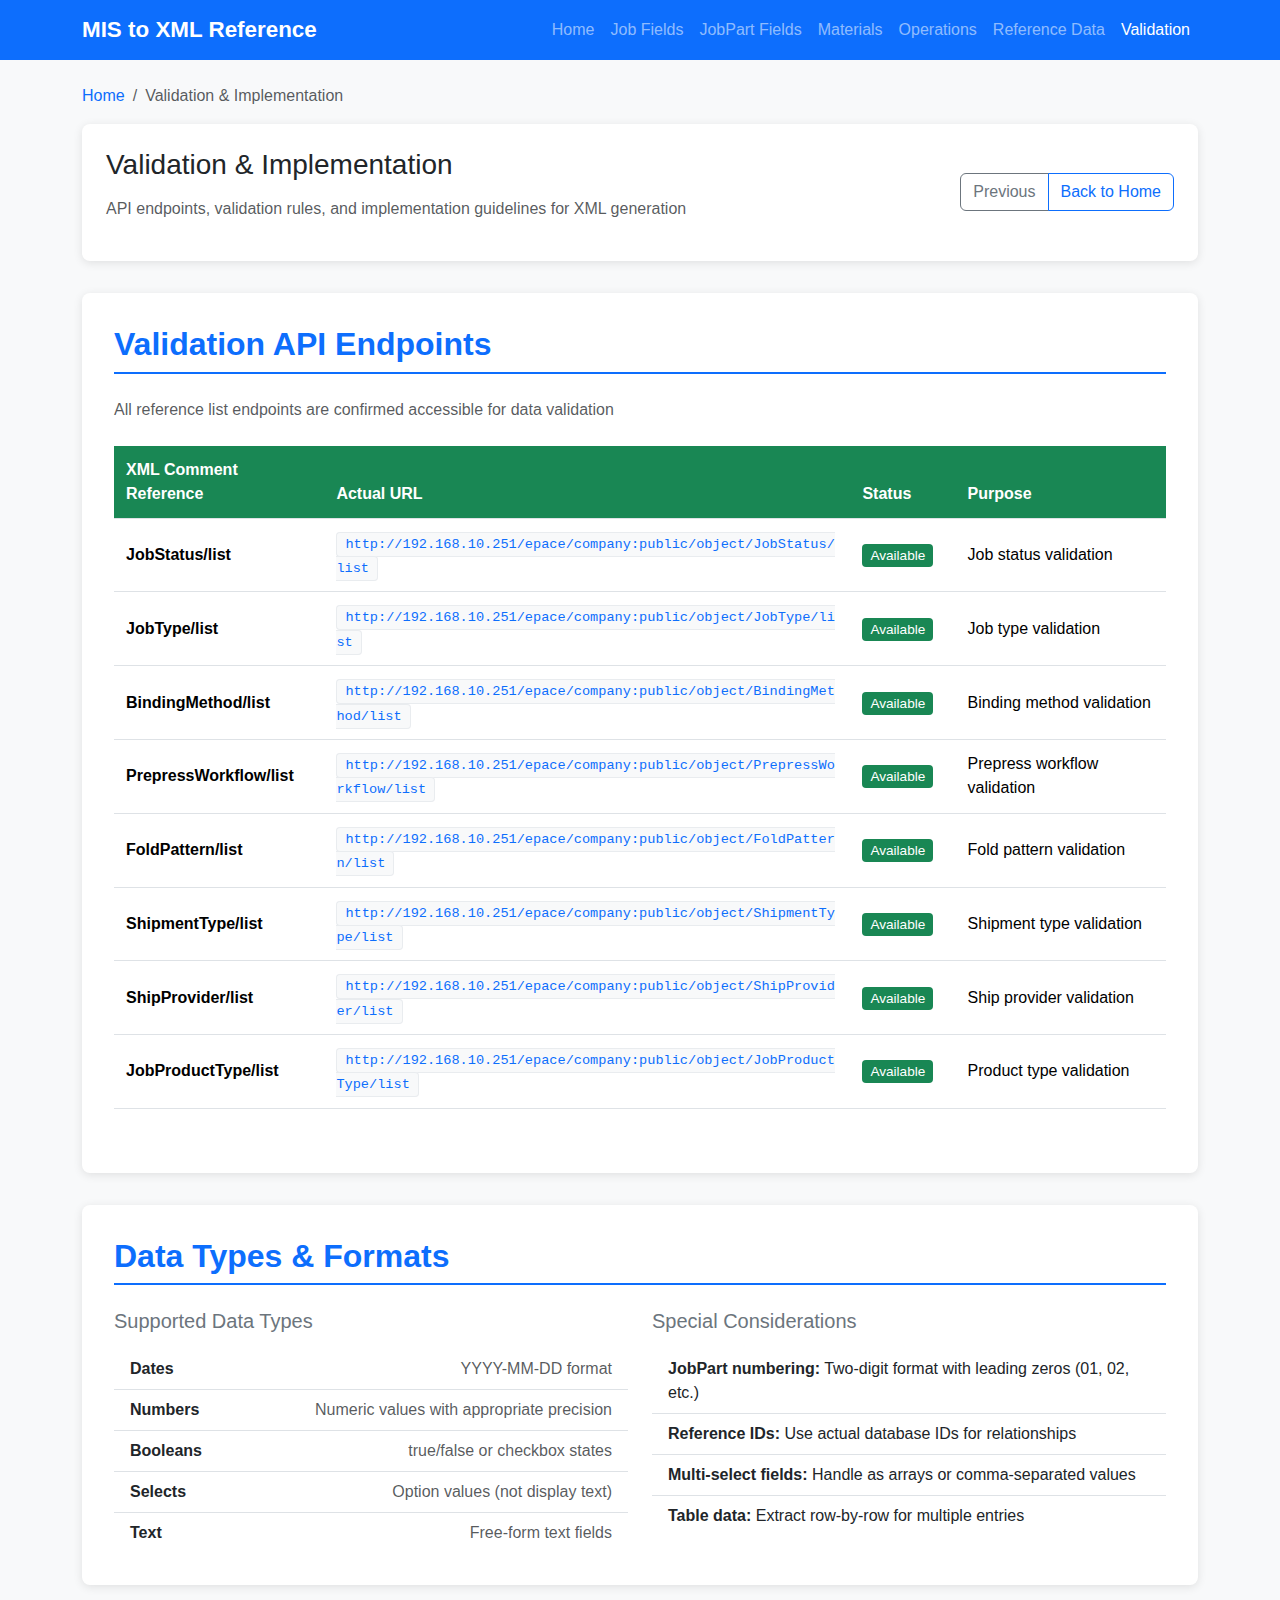
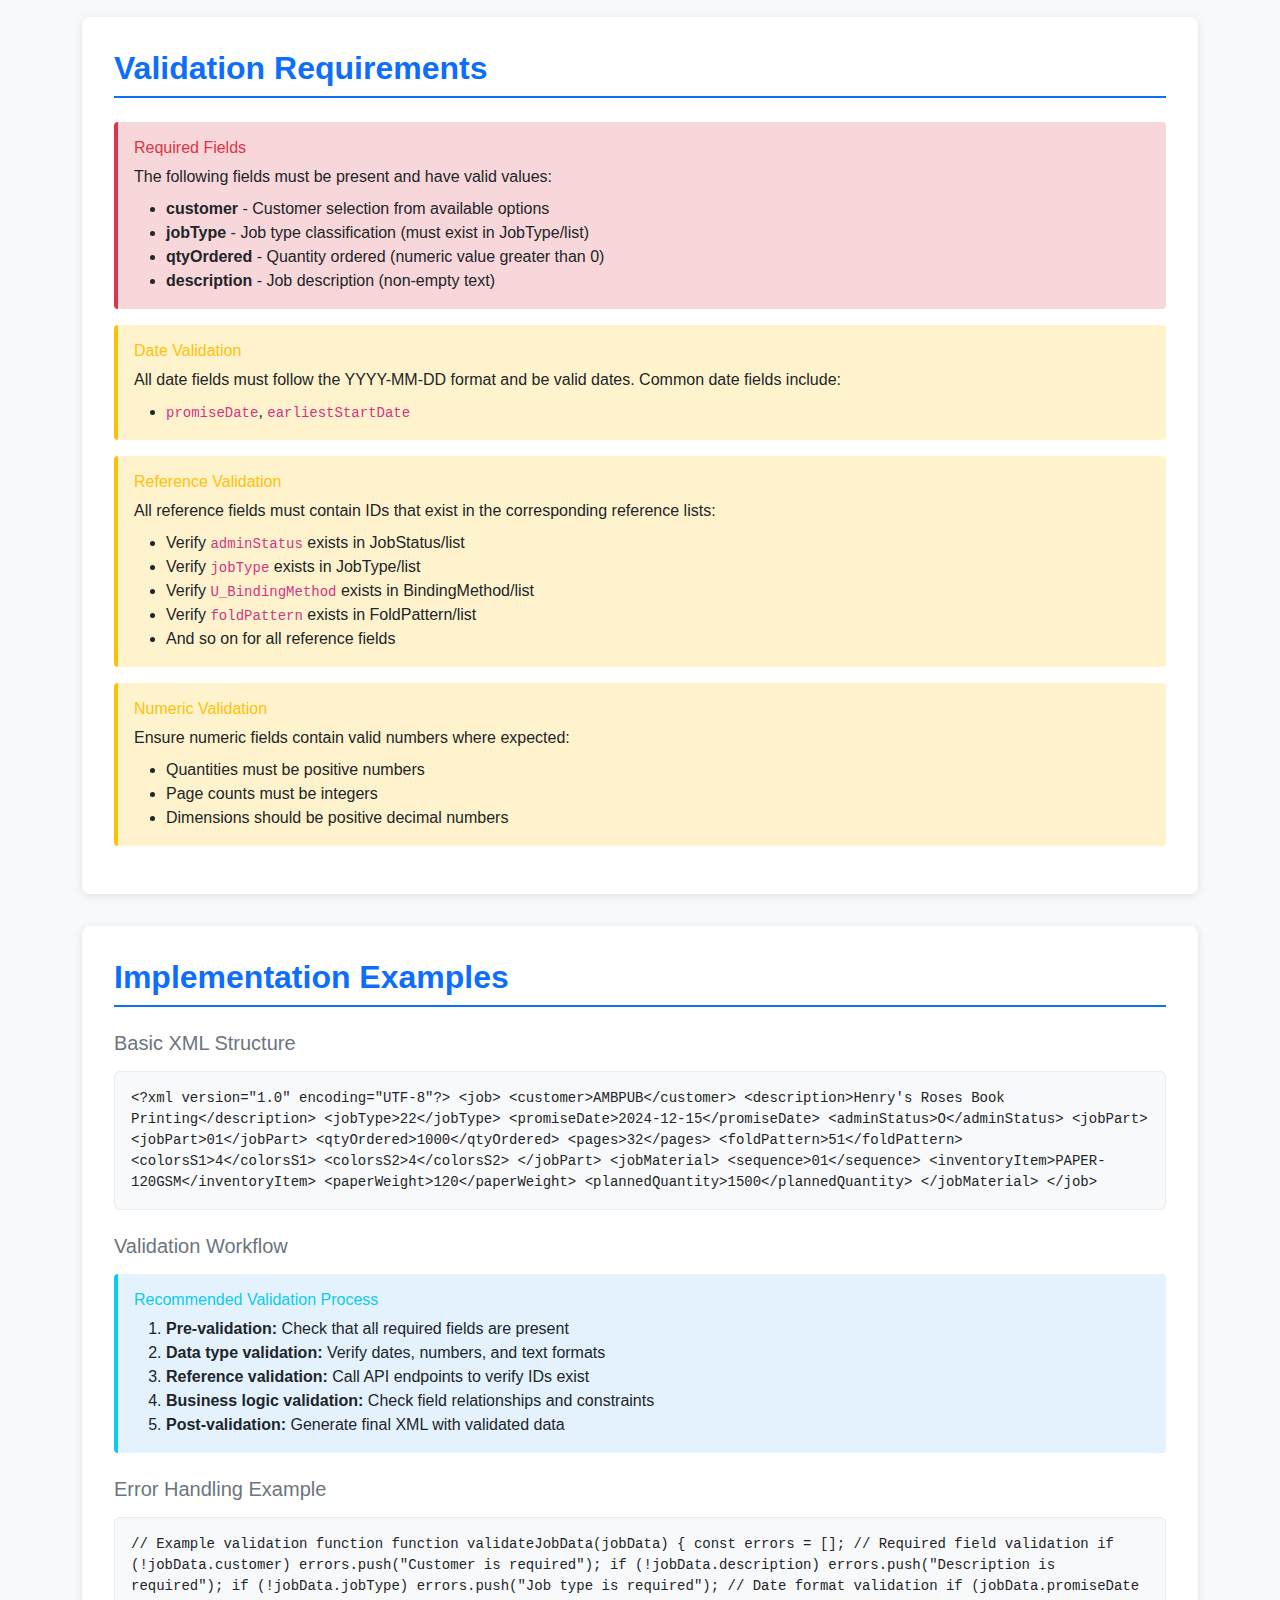
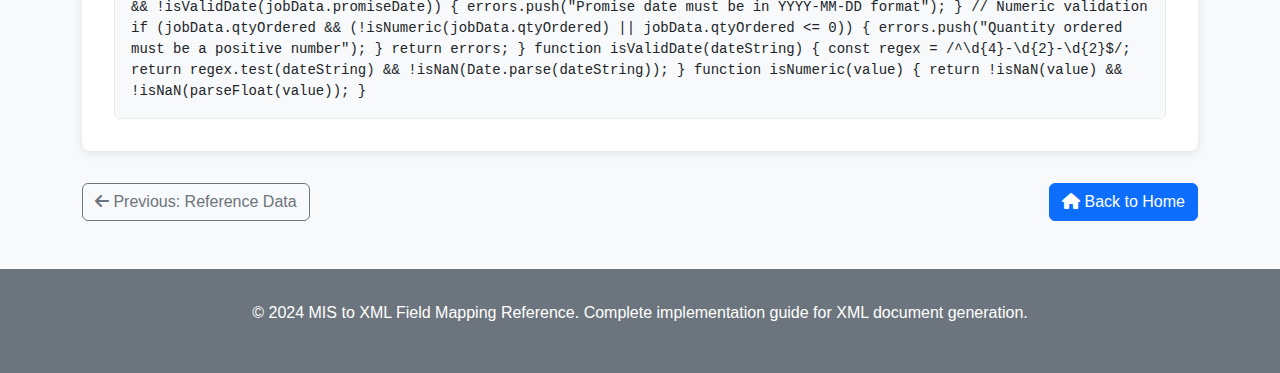
<file: validation.html>
<!DOCTYPE html>
<html lang="en">
<head>
    <meta charset="UTF-8">
    <meta name="viewport" content="width=device-width, initial-scale=1.0">
    <title>Validation & Implementation - MIS to XML Reference</title>
    <link href="https://cdn.jsdelivr.net/npm/bootstrap@5.3.0/dist/css/bootstrap.min.css" rel="stylesheet">
    <link href="https://cdnjs.cloudflare.com/ajax/libs/font-awesome/6.0.0/css/all.min.css" rel="stylesheet">
    <style>
        :root {
            --primary-color: #0d6efd;
            --secondary-color: #6c757d;
            --success-color: #198754;
            --info-color: #0dcaf0;
            --warning-color: #ffc107;
            --danger-color: #dc3545;
        }
        
        body {
            background-color: #f8f9fa;
            font-family: -apple-system, BlinkMacSystemFont, 'Segoe UI', Roboto, sans-serif;
        }
        
        .navbar-brand {
            font-weight: bold;
            font-size: 1.4rem;
        }
        
        .search-container {
            background: white;
            border-radius: 8px;
            box-shadow: 0 2px 10px rgba(0,0,0,0.1);
            padding: 1.5rem;
            margin-bottom: 2rem;
        }
        
        .content-card {
            background: white;
            border-radius: 8px;
            box-shadow: 0 2px 10px rgba(0,0,0,0.1);
            padding: 2rem;
            margin-bottom: 2rem;
        }
        
        .section-title {
            color: var(--primary-color);
            font-weight: 600;
            margin-bottom: 1.5rem;
            padding-bottom: 0.5rem;
            border-bottom: 2px solid var(--primary-color);
        }
        
        .validation-table {
            margin-bottom: 2rem;
        }
        
        .validation-table th {
            background-color: var(--success-color);
            color: white;
            font-weight: 600;
            border: none;
            padding: 12px;
        }
        
        .validation-table td {
            padding: 12px;
            border-top: 1px solid #dee2e6;
            vertical-align: middle;
        }
        
        .validation-table tbody tr:hover {
            background-color: #f8f9fa;
        }
        
        .api-url {
            font-family: 'Courier New', monospace;
            background: #f8f9fa;
            padding: 4px 8px;
            border-radius: 4px;
            border: 1px solid #e9ecef;
            word-break: break-all;
            font-size: 0.85rem;
            text-decoration: none;
            color: var(--primary-color);
        }
        
        .api-url:hover {
            background: #e9ecef;
            color: var(--primary-color);
        }
        
        .status-available {
            background: var(--success-color);
            color: white;
            padding: 4px 8px;
            border-radius: 4px;
            font-size: 0.85rem;
            font-weight: 500;
        }
        
        .breadcrumb {
            background: none;
            padding: 0;
            margin-bottom: 1rem;
        }
        
        .breadcrumb-item a {
            color: var(--primary-color);
            text-decoration: none;
        }
        
        .breadcrumb-item a:hover {
            text-decoration: underline;
        }
        
        .code-block {
            background: #f8f9fa;
            border: 1px solid #e9ecef;
            border-radius: 0.375rem;
            padding: 1rem;
            font-family: 'Courier New', monospace;
            font-size: 0.875rem;
            overflow-x: auto;
        }
        
        .implementation-note {
            background: #e3f2fd;
            border-left: 4px solid var(--info-color);
            padding: 1rem;
            border-radius: 4px;
            margin-bottom: 1rem;
        }
        
        .validation-rule {
            background: #fff3cd;
            border-left: 4px solid var(--warning-color);
            padding: 1rem;
            border-radius: 4px;
            margin-bottom: 1rem;
        }
        
        .required-field {
            background: #f8d7da;
            border-left: 4px solid var(--danger-color);
            padding: 1rem;
            border-radius: 4px;
            margin-bottom: 1rem;
        }
        
        footer {
            background: var(--secondary-color);
            color: white;
            text-align: center;
            padding: 2rem 0;
            margin-top: 3rem;
        }
    </style>
</head>
<body>
    <!-- Navigation -->
    <nav class="navbar navbar-expand-lg navbar-dark bg-primary">
        <div class="container">
            <a class="navbar-brand" href="index.html">MIS to XML Reference</a>
            <button class="navbar-toggler" type="button" data-bs-toggle="collapse" data-bs-target="#navbarNav">
                <span class="navbar-toggler-icon"></span>
            </button>
            <div class="collapse navbar-collapse" id="navbarNav">
                <ul class="navbar-nav ms-auto">
                    <li class="nav-item">
                        <a class="nav-link" href="index.html">Home</a>
                    </li>
                    <li class="nav-item">
                        <a class="nav-link" href="job-fields.html">Job Fields</a>
                    </li>
                    <li class="nav-item">
                        <a class="nav-link" href="jobpart-fields.html">JobPart Fields</a>
                    </li>
                    <li class="nav-item">
                        <a class="nav-link" href="materials.html">Materials</a>
                    </li>
                    <li class="nav-item">
                        <a class="nav-link" href="operations.html">Operations</a>
                    </li>
                    <li class="nav-item">
                        <a class="nav-link" href="reference-data.html">Reference Data</a>
                    </li>
                    <li class="nav-item">
                        <a class="nav-link active" href="validation.html">Validation</a>
                    </li>
                </ul>
            </div>
        </div>
    </nav>

    <!-- Main Content -->
    <div class="container mt-4">
        <!-- Breadcrumb -->
        <nav aria-label="breadcrumb">
            <ol class="breadcrumb">
                <li class="breadcrumb-item"><a href="index.html">Home</a></li>
                <li class="breadcrumb-item active" aria-current="page">Validation & Implementation</li>
            </ol>
        </nav>

        <!-- Search Section -->
        <div class="search-container">
            <div class="row align-items-center">
                <div class="col-md-8">
                    <h1 class="h3 mb-3">Validation & Implementation</h1>
                    <p class="text-muted mb-3">API endpoints, validation rules, and implementation guidelines for XML generation</p>
                </div>
                <div class="col-md-4 text-end">
                    <div class="btn-group" role="group">
                        <a href="reference-data.html" class="btn btn-outline-secondary">Previous</a>
                        <a href="index.html" class="btn btn-outline-primary">Back to Home</a>
                    </div>
                </div>
            </div>
        </div>

        <!-- Validation URLs -->
        <div class="content-card">
            <h2 class="section-title">Validation API Endpoints</h2>
            <p class="text-muted mb-4">All reference list endpoints are confirmed accessible for data validation</p>
            <div class="table-responsive">
                <table class="table validation-table">
                    <thead>
                        <tr>
                            <th style="width: 20%;">XML Comment Reference</th>
                            <th style="width: 50%;">Actual URL</th>
                            <th style="width: 10%;">Status</th>
                            <th style="width: 20%;">Purpose</th>
                        </tr>
                    </thead>
                    <tbody>
                        <tr>
                            <td><strong>JobStatus/list</strong></td>
                            <td>
                                <a href="http://192.168.10.251/epace/company:public/object/JobStatus/list" target="_blank" class="api-url">
                                    http://192.168.10.251/epace/company:public/object/JobStatus/list
                                </a>
                            </td>
                            <td><span class="status-available">Available</span></td>
                            <td>Job status validation</td>
                        </tr>
                        <tr>
                            <td><strong>JobType/list</strong></td>
                            <td>
                                <a href="http://192.168.10.251/epace/company:public/object/JobType/list" target="_blank" class="api-url">
                                    http://192.168.10.251/epace/company:public/object/JobType/list
                                </a>
                            </td>
                            <td><span class="status-available">Available</span></td>
                            <td>Job type validation</td>
                        </tr>
                        <tr>
                            <td><strong>BindingMethod/list</strong></td>
                            <td>
                                <a href="http://192.168.10.251/epace/company:public/object/BindingMethod/list" target="_blank" class="api-url">
                                    http://192.168.10.251/epace/company:public/object/BindingMethod/list
                                </a>
                            </td>
                            <td><span class="status-available">Available</span></td>
                            <td>Binding method validation</td>
                        </tr>
                        <tr>
                            <td><strong>PrepressWorkflow/list</strong></td>
                            <td>
                                <a href="http://192.168.10.251/epace/company:public/object/PrepressWorkflow/list" target="_blank" class="api-url">
                                    http://192.168.10.251/epace/company:public/object/PrepressWorkflow/list
                                </a>
                            </td>
                            <td><span class="status-available">Available</span></td>
                            <td>Prepress workflow validation</td>
                        </tr>
                        <tr>
                            <td><strong>FoldPattern/list</strong></td>
                            <td>
                                <a href="http://192.168.10.251/epace/company:public/object/FoldPattern/list" target="_blank" class="api-url">
                                    http://192.168.10.251/epace/company:public/object/FoldPattern/list
                                </a>
                            </td>
                            <td><span class="status-available">Available</span></td>
                            <td>Fold pattern validation</td>
                        </tr>
                        <tr>
                            <td><strong>ShipmentType/list</strong></td>
                            <td>
                                <a href="http://192.168.10.251/epace/company:public/object/ShipmentType/list" target="_blank" class="api-url">
                                    http://192.168.10.251/epace/company:public/object/ShipmentType/list
                                </a>
                            </td>
                            <td><span class="status-available">Available</span></td>
                            <td>Shipment type validation</td>
                        </tr>
                        <tr>
                            <td><strong>ShipProvider/list</strong></td>
                            <td>
                                <a href="http://192.168.10.251/epace/company:public/object/ShipProvider/list" target="_blank" class="api-url">
                                    http://192.168.10.251/epace/company:public/object/ShipProvider/list
                                </a>
                            </td>
                            <td><span class="status-available">Available</span></td>
                            <td>Ship provider validation</td>
                        </tr>
                        <tr>
                            <td><strong>JobProductType/list</strong></td>
                            <td>
                                <a href="http://192.168.10.251/epace/company:public/object/JobProductType/list" target="_blank" class="api-url">
                                    http://192.168.10.251/epace/company:public/object/JobProductType/list
                                </a>
                            </td>
                            <td><span class="status-available">Available</span></td>
                            <td>Product type validation</td>
                        </tr>
                    </tbody>
                </table>
            </div>
        </div>

        <!-- Data Types and Formats -->
        <div class="content-card">
            <h2 class="section-title">Data Types & Formats</h2>
            <div class="row">
                <div class="col-md-6">
                    <h5 class="text-secondary mb-3">Supported Data Types</h5>
                    <ul class="list-group list-group-flush">
                        <li class="list-group-item d-flex justify-content-between">
                            <strong>Dates</strong>
                            <span class="text-muted">YYYY-MM-DD format</span>
                        </li>
                        <li class="list-group-item d-flex justify-content-between">
                            <strong>Numbers</strong>
                            <span class="text-muted">Numeric values with appropriate precision</span>
                        </li>
                        <li class="list-group-item d-flex justify-content-between">
                            <strong>Booleans</strong>
                            <span class="text-muted">true/false or checkbox states</span>
                        </li>
                        <li class="list-group-item d-flex justify-content-between">
                            <strong>Selects</strong>
                            <span class="text-muted">Option values (not display text)</span>
                        </li>
                        <li class="list-group-item d-flex justify-content-between">
                            <strong>Text</strong>
                            <span class="text-muted">Free-form text fields</span>
                        </li>
                    </ul>
                </div>
                <div class="col-md-6">
                    <h5 class="text-secondary mb-3">Special Considerations</h5>
                    <ul class="list-group list-group-flush">
                        <li class="list-group-item">
                            <strong>JobPart numbering:</strong> Two-digit format with leading zeros (01, 02, etc.)
                        </li>
                        <li class="list-group-item">
                            <strong>Reference IDs:</strong> Use actual database IDs for relationships
                        </li>
                        <li class="list-group-item">
                            <strong>Multi-select fields:</strong> Handle as arrays or comma-separated values
                        </li>
                        <li class="list-group-item">
                            <strong>Table data:</strong> Extract row-by-row for multiple entries
                        </li>
                    </ul>
                </div>
            </div>
        </div>

        <!-- Validation Requirements -->
        <div class="content-card">
            <h2 class="section-title">Validation Requirements</h2>
            
            <div class="required-field">
                <h6 class="text-danger mb-2">Required Fields</h6>
                <p class="mb-0">The following fields must be present and have valid values:</p>
                <ul class="mt-2 mb-0">
                    <li><strong>customer</strong> - Customer selection from available options</li>
                    <li><strong>jobType</strong> - Job type classification (must exist in JobType/list)</li>
                    <li><strong>qtyOrdered</strong> - Quantity ordered (numeric value greater than 0)</li>
                    <li><strong>description</strong> - Job description (non-empty text)</li>
                </ul>
            </div>

            <div class="validation-rule">
                <h6 class="text-warning mb-2">Date Validation</h6>
                <p class="mb-0">All date fields must follow the YYYY-MM-DD format and be valid dates. Common date fields include:</p>
                <ul class="mt-2 mb-0">
                    <li><code>promiseDate</code>, <code>earliestStartDate</code></li>
                </ul>
            </div>

            <div class="validation-rule">
                <h6 class="text-warning mb-2">Reference Validation</h6>
                <p class="mb-0">All reference fields must contain IDs that exist in the corresponding reference lists:</p>
                <ul class="mt-2 mb-0">
                    <li>Verify <code>adminStatus</code> exists in JobStatus/list</li>
                    <li>Verify <code>jobType</code> exists in JobType/list</li>
                    <li>Verify <code>U_BindingMethod</code> exists in BindingMethod/list</li>
                    <li>Verify <code>foldPattern</code> exists in FoldPattern/list</li>
                    <li>And so on for all reference fields</li>
                </ul>
            </div>

            <div class="validation-rule">
                <h6 class="text-warning mb-2">Numeric Validation</h6>
                <p class="mb-0">Ensure numeric fields contain valid numbers where expected:</p>
                <ul class="mt-2 mb-0">
                    <li>Quantities must be positive numbers</li>
                    <li>Page counts must be integers</li>
                    <li>Dimensions should be positive decimal numbers</li>
                </ul>
            </div>
        </div>

        <!-- Implementation Examples -->
        <div class="content-card">
            <h2 class="section-title">Implementation Examples</h2>
            
            <h5 class="text-secondary mb-3">Basic XML Structure</h5>
            <div class="code-block">
&lt;?xml version="1.0" encoding="UTF-8"?&gt;
&lt;job&gt;
    &lt;customer&gt;AMBPUB&lt;/customer&gt;
    &lt;description&gt;Henry's Roses Book Printing&lt;/description&gt;
    &lt;jobType&gt;22&lt;/jobType&gt;
    &lt;promiseDate&gt;2024-12-15&lt;/promiseDate&gt;
    &lt;adminStatus&gt;O&lt;/adminStatus&gt;
    
    &lt;jobPart&gt;
        &lt;jobPart&gt;01&lt;/jobPart&gt;
        &lt;qtyOrdered&gt;1000&lt;/qtyOrdered&gt;
        &lt;pages&gt;32&lt;/pages&gt;
        &lt;foldPattern&gt;51&lt;/foldPattern&gt;
        &lt;colorsS1&gt;4&lt;/colorsS1&gt;
        &lt;colorsS2&gt;4&lt;/colorsS2&gt;
    &lt;/jobPart&gt;
    
    &lt;jobMaterial&gt;
        &lt;sequence&gt;01&lt;/sequence&gt;
        &lt;inventoryItem&gt;PAPER-120GSM&lt;/inventoryItem&gt;
        &lt;paperWeight&gt;120&lt;/paperWeight&gt;
        &lt;plannedQuantity&gt;1500&lt;/plannedQuantity&gt;
    &lt;/jobMaterial&gt;
&lt;/job&gt;
            </div>

            <h5 class="text-secondary mb-3 mt-4">Validation Workflow</h5>
            <div class="implementation-note">
                <h6 class="text-info mb-2">Recommended Validation Process</h6>
                <ol class="mb-0">
                    <li><strong>Pre-validation:</strong> Check that all required fields are present</li>
                    <li><strong>Data type validation:</strong> Verify dates, numbers, and text formats</li>
                    <li><strong>Reference validation:</strong> Call API endpoints to verify IDs exist</li>
                    <li><strong>Business logic validation:</strong> Check field relationships and constraints</li>
                    <li><strong>Post-validation:</strong> Generate final XML with validated data</li>
                </ol>
            </div>

            <h5 class="text-secondary mb-3 mt-4">Error Handling Example</h5>
            <div class="code-block">
// Example validation function
function validateJobData(jobData) {
    const errors = [];
    
    // Required field validation
    if (!jobData.customer) errors.push("Customer is required");
    if (!jobData.description) errors.push("Description is required");
    if (!jobData.jobType) errors.push("Job type is required");
    
    // Date format validation
    if (jobData.promiseDate && !isValidDate(jobData.promiseDate)) {
        errors.push("Promise date must be in YYYY-MM-DD format");
    }
    
    // Numeric validation
    if (jobData.qtyOrdered && (!isNumeric(jobData.qtyOrdered) || jobData.qtyOrdered <= 0)) {
        errors.push("Quantity ordered must be a positive number");
    }
    
    return errors;
}

function isValidDate(dateString) {
    const regex = /^\d{4}-\d{2}-\d{2}$/;
    return regex.test(dateString) && !isNaN(Date.parse(dateString));
}

function isNumeric(value) {
    return !isNaN(value) && !isNaN(parseFloat(value));
}
            </div>
        </div>

        <!-- Implementation Notes 
        <div class="content-card">
            <h2 class="section-title">Implementation Guidelines</h2>
            
            <div class="row">
                <div class="col-md-6">
                    <h6>Field Mapping Strategy</h6>
                    <ul class="list-unstyled">
                        <li>• Extract form field values using documented field names</li>
                        <li>• Map MIS field names to corresponding XML elements</li>
                        <li>• Handle table data by iterating through rows</li>
                        <li>• Preserve data relationships between parent and child elements</li>
                    </ul>
                </div>
                <div class="col-md-6">
                    <h6>Quality Assurance</h6>
                    <ul class="list-unstyled">
                        <li>• Always validate against reference data before XML generation</li>
                        <li>• Test with various job types and configurations</li>
                        <li>• Verify table extraction works with multiple rows</li>
                        <li>• Check that all field mappings are correctly implemented</li>
                    </ul>
                </div>
            </div> 

            <div class="row mt-4">
                <div class="col-md-6">
                    <h6>Performance Considerations</h6>
                    <ul class="list-unstyled">
                        <li>• Cache reference data to minimize API calls</li>
                        <li>• Validate in batches when processing multiple jobs</li>
                        <li>• Use efficient DOM traversal for form field extraction</li>
                        <li>• Implement proper error logging and recovery</li>
                    </ul>
                </div>
                <div class="col-md-6">
                    <h6>Maintenance</h6>
                    <ul class="list-unstyled">
                        <li>• Regularly update reference data caches</li>
                        <li>• Monitor API endpoint availability</li>
                        <li>• Update field mappings when MIS forms change</li>
                        <li>• Maintain documentation as system evolves</li>
                    </ul>
                </div>
            </div>
        </div> -->

        <!-- Summary 
        <div class="content-card">
            <h2 class="section-title">Implementation Summary</h2>
            
            <div class="alert alert-success">
                <h5 class="alert-heading">Mapping Completion: 98%</h5>
                <p>This comprehensive mapping covers virtually all aspects of the job data structure, from basic job information through complex production specifications, materials, and operations. The automated scraper can now extract and generate XML for complete job records with high fidelity to the original MIS data structure.</p>
                <hr>
                <div class="row">
                    <div class="col-md-3">
                        <strong>Total Mapped Elements:</strong><br>
                        80+ XML elements across 10+ categories
                    </div>
                    <div class="col-md-3">
                        <strong>Field Discovery Success:</strong><br>
                        223 form fields identified and categorized
                    </div>
                    <div class="col-md-3">
                        <strong>Table Structures:</strong><br>
                        7 major table structures completely mapped
                    </div>
                    <div class="col-md-3">
                        <strong>Reference Lists:</strong><br>
                        8 validation endpoints with complete option sets
                    </div>
                </div>
            </div>

            <h5 class="text-secondary mb-3">Complete Reference Coverage</h5>
            <div class="row">
                <div class="col-md-6">
                    <ul class="list-group list-group-flush">
                        <li class="list-group-item d-flex justify-content-between align-items-center">
                            <strong>Job Types</strong>
                            <span class="badge bg-success rounded-pill">3 options</span>
                        </li>
                        <li class="list-group-item d-flex justify-content-between align-items-center">
                            <strong>Job Status</strong>
                            <span class="badge bg-success rounded-pill">57 codes</span>
                        </li>
                        <li class="list-group-item d-flex justify-content-between align-items-center">
                            <strong>Binding Methods</strong>
                            <span class="badge bg-success rounded-pill">104 methods</span>
                        </li>
                        <li class="list-group-item d-flex justify-content-between align-items-center">
                            <strong>Fold Patterns</strong>
                            <span class="badge bg-success rounded-pill">86 patterns</span>
                        </li>
                    </ul>
                </div>
                <div class="col-md-6">
                    <ul class="list-group list-group-flush">
                        <li class="list-group-item d-flex justify-content-between align-items-center">
                            <strong>Prepress Workflows</strong>
                            <span class="badge bg-success rounded-pill">14 workflows</span>
                        </li>
                        <li class="list-group-item d-flex justify-content-between align-items-center">
                            <strong>Job Product Types</strong>
                            <span class="badge bg-success rounded-pill">108 types</span>
                        </li>
                        <li class="list-group-item d-flex justify-content-between align-items-center">
                            <strong>Ship Providers</strong>
                            <span class="badge bg-success rounded-pill">17 providers</span>
                        </li>
                        <li class="list-group-item d-flex justify-content-between align-items-center">
                            <strong>Shipment Types</strong>
                            <span class="badge bg-success rounded-pill">10 types</span>
                        </li>
                    </ul>
                </div>
            </div>
        </div> -->

        <!-- Navigation -->
        <div class="d-flex justify-content-between">
            <a href="reference-data.html" class="btn btn-outline-secondary">
                <i class="fas fa-arrow-left"></i> Previous: Reference Data
            </a>
            <a href="index.html" class="btn btn-primary">
                <i class="fas fa-home"></i> Back to Home
            </a>
        </div>
    </div>

    <!-- Footer -->
    <footer>
        <div class="container">
            <p>&copy; 2024 MIS to XML Field Mapping Reference. Complete implementation guide for XML document generation.</p>
        </div>
    </footer>

    <script src="https://cdn.jsdelivr.net/npm/bootstrap@5.3.0/dist/js/bootstrap.bundle.min.js"></script>
    <script>
        // Copy API URL to clipboard functionality
        document.querySelectorAll('.api-url').forEach(link => {
            link.addEventListener('click', function(e) {
                e.preventDefault();
                
                // Copy to clipboard
                navigator.clipboard.writeText(this.textContent).then(() => {
                    // Show temporary feedback
                    const originalText = this.textContent;
                    this.textContent = 'Copied!';
                    this.style.background = '#d1ecf1';
                    
                    setTimeout(() => {
                        this.textContent = originalText;
                        this.style.background = '#f8f9fa';
                    }, 1000);
                }).catch(() => {
                    // Fallback: open in new tab
                    window.open(this.href, '_blank');
                });
            });
        });

        // Smooth scrolling for internal links
        document.querySelectorAll('a[href^="#"]').forEach(anchor => {
            anchor.addEventListener('click', function (e) {
                e.preventDefault();
                const target = document.querySelector(this.getAttribute('href'));
                if (target) {
                    target.scrollIntoView({
                        behavior: 'smooth',
                        block: 'start'
                    });
                }
            });
        });
    </script>
</body>
</html>
</file>
